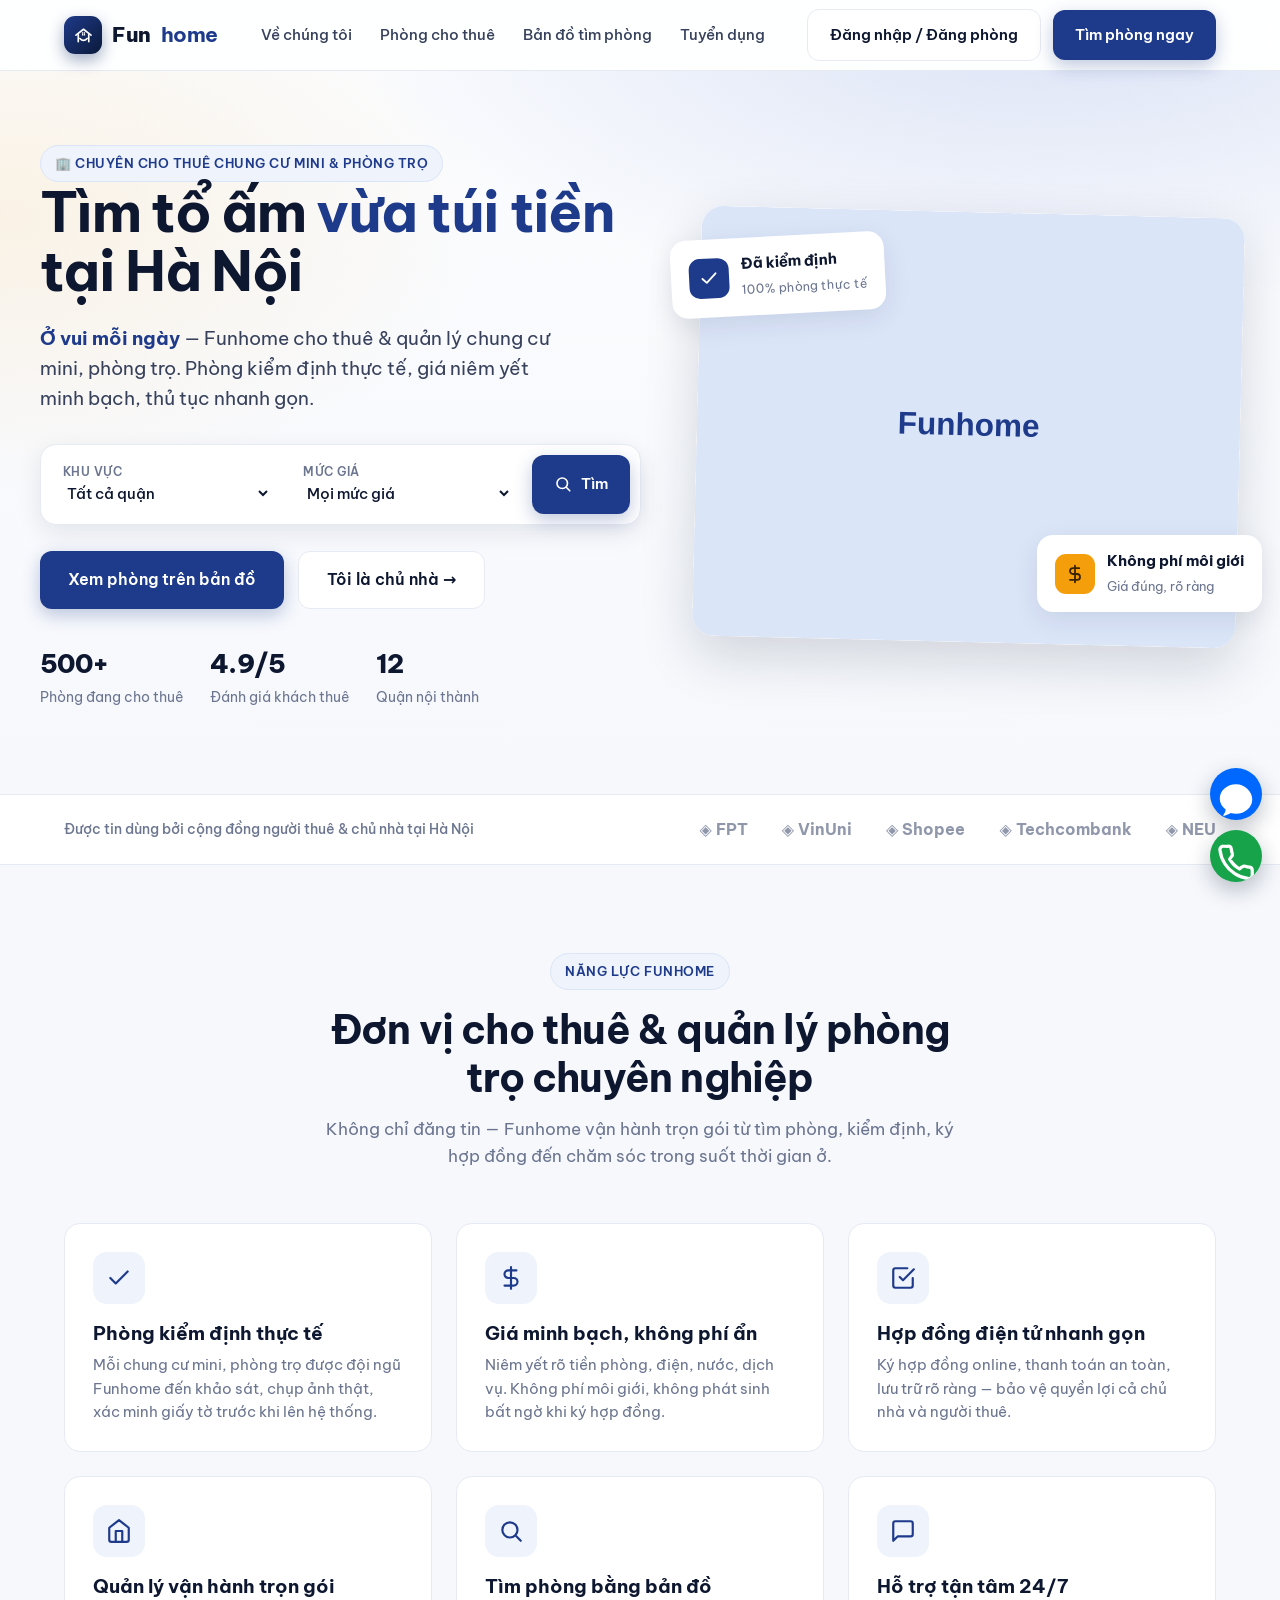
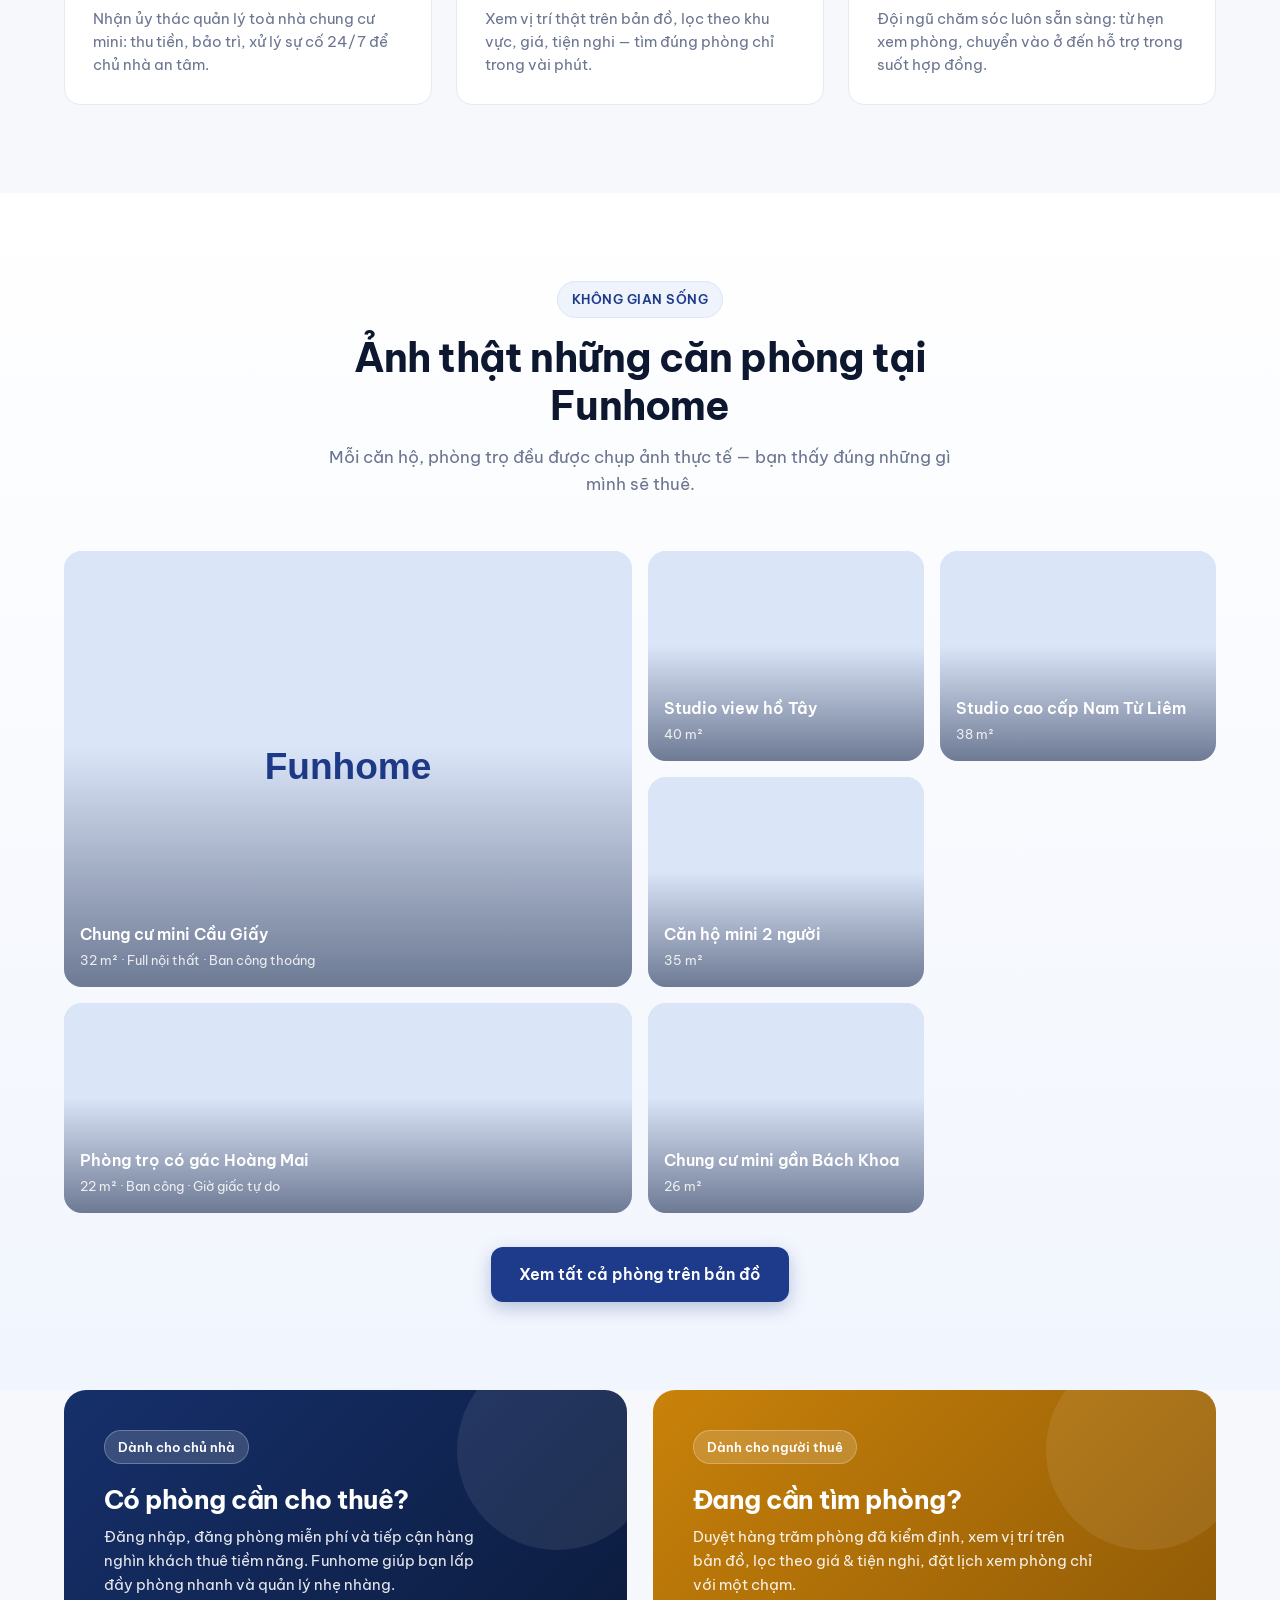
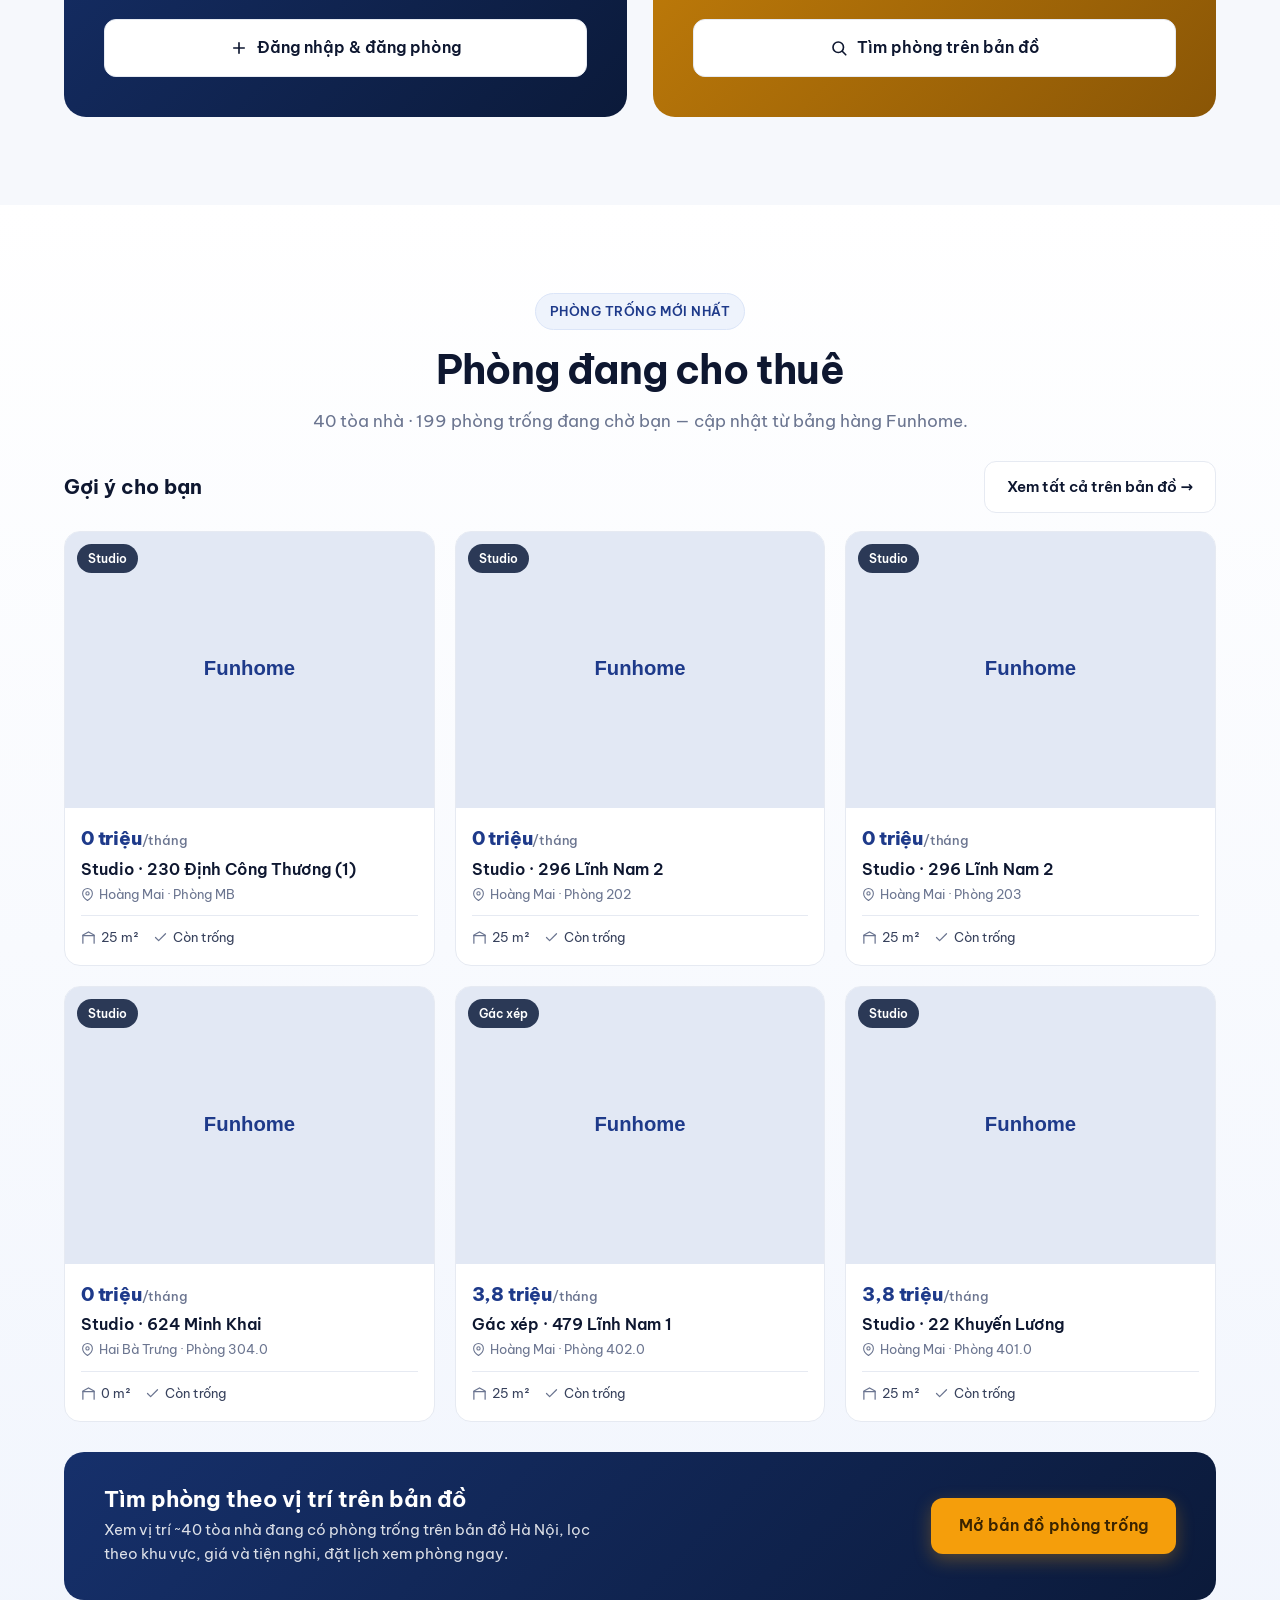
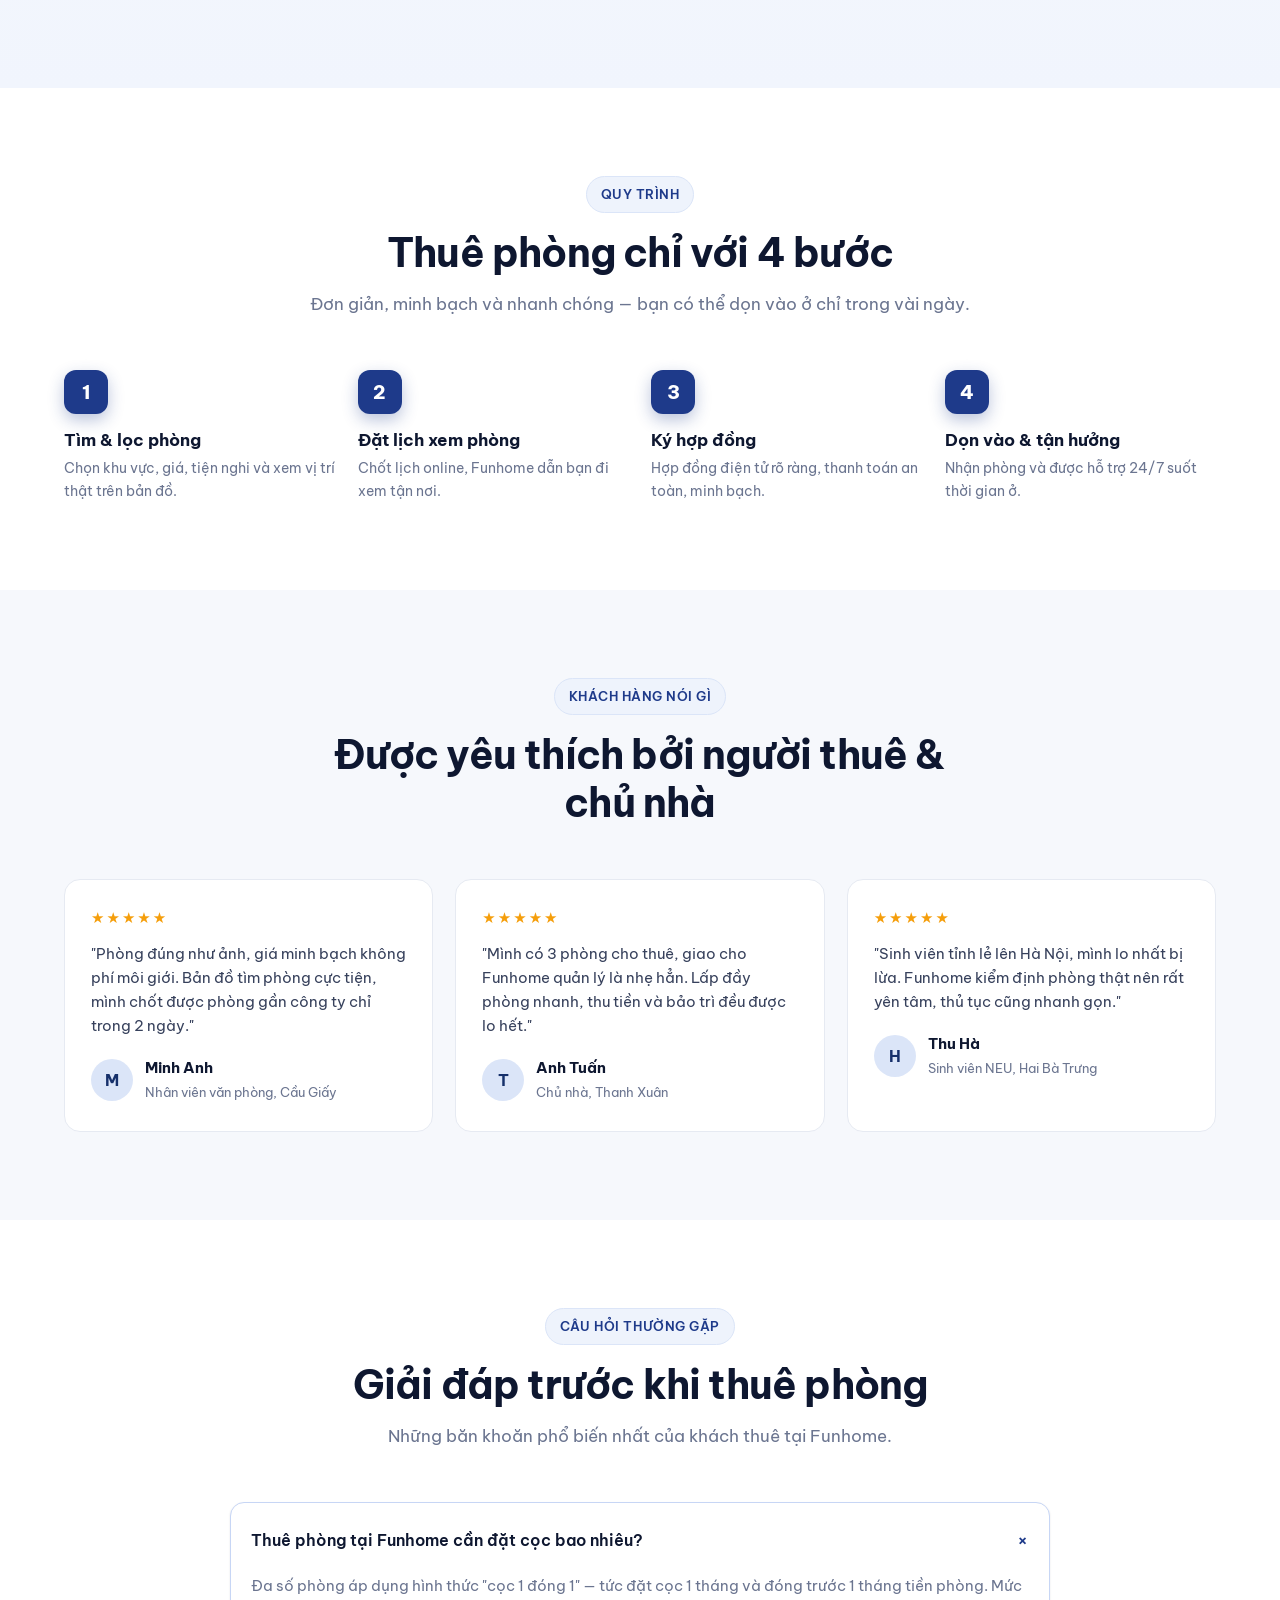
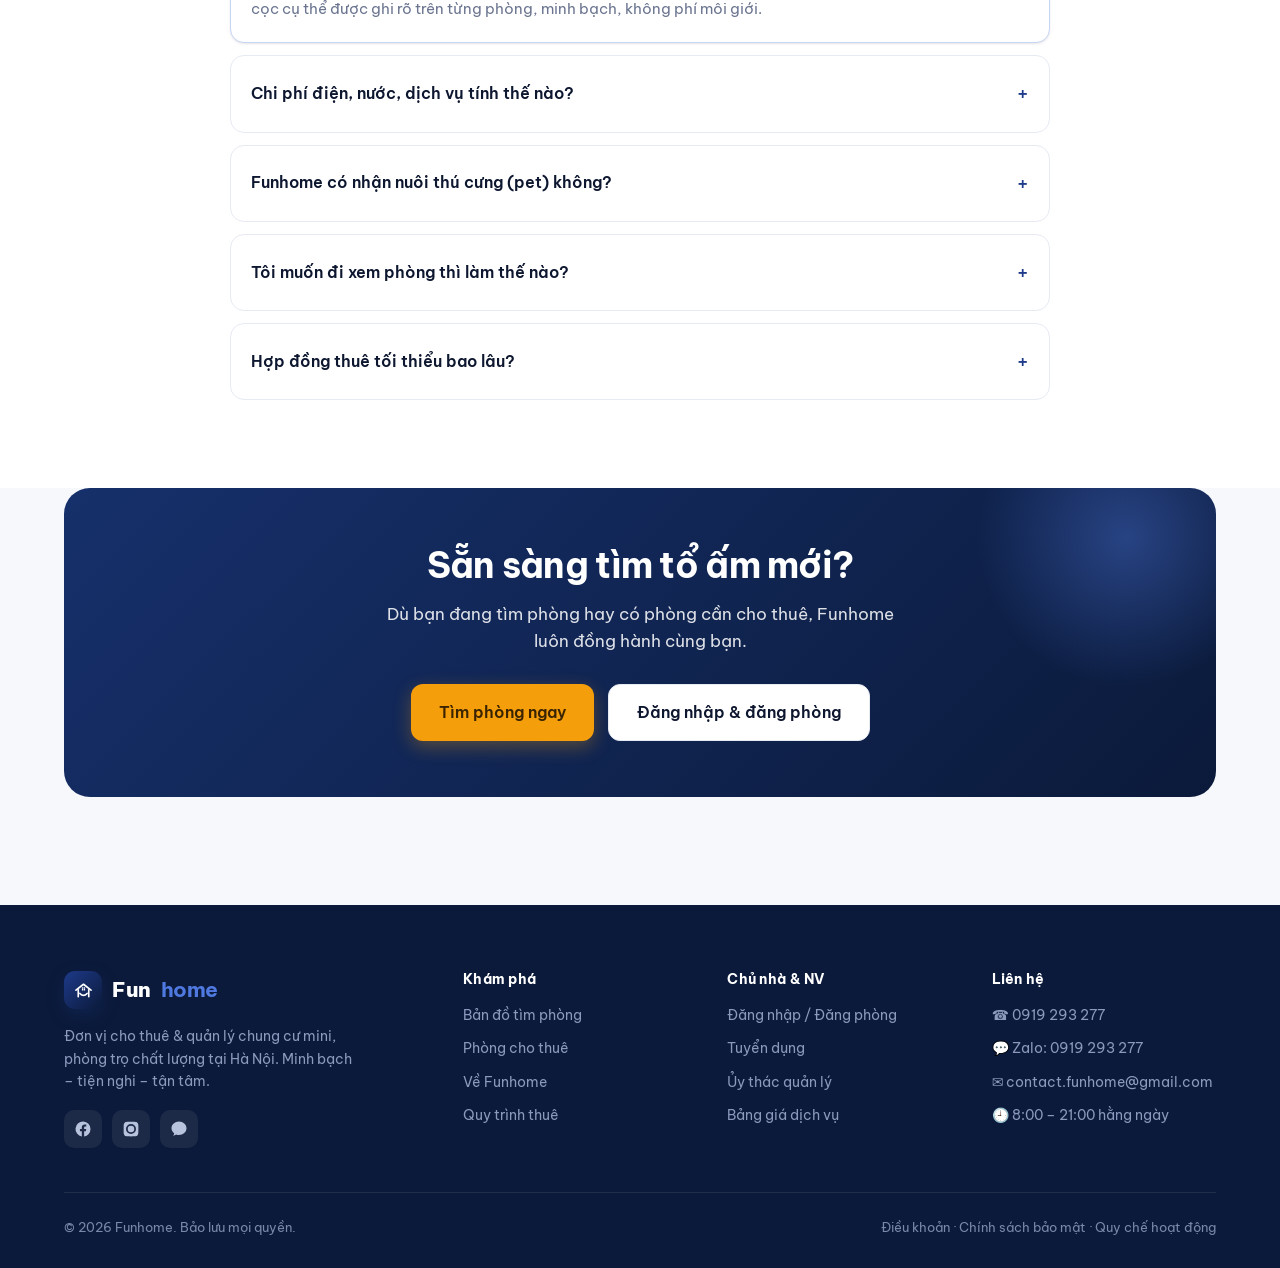
<file: index.html>
<!DOCTYPE html>
<html lang="vi">
<head>
<meta charset="UTF-8" />
<meta name="viewport" content="width=device-width, initial-scale=1.0" />
<title>Funhome — Cho thuê chung cư mini &amp; phòng trọ Hà Nội | Ở vui mỗi ngày</title>
<meta name="description" content="Funhome — cho thuê chung cư mini, phòng trọ, studio giá tốt tại Hà Nội. Phòng kiểm định thực tế, giá minh bạch, xem phòng trên bản đồ, đặt lịch nhanh. Hotline 0919293277." />
<meta name="keywords" content="thuê chung cư mini Hà Nội, thuê phòng trọ Hà Nội, phòng trọ khép kín, studio cho thuê, Funhome" />
<link rel="canonical" href="https://funhome.vn/" />
<!-- 👉 Đổi https://funhome.vn thành domain thật của bạn ở các thẻ canonical/og:url -->
<link rel="icon" type="image/svg+xml" href="favicon.svg" />
<meta property="og:type" content="website" />
<meta property="og:site_name" content="Funhome" />
<meta property="og:title" content="Funhome — Cho thuê chung cư mini & phòng trọ Hà Nội" />
<meta property="og:description" content="Phòng kiểm định thực tế, giá minh bạch, xem phòng trên bản đồ, đặt lịch nhanh. Ở vui mỗi ngày cùng Funhome." />
<meta property="og:image" content="https://funhome.vn/og-image.png" />
<meta property="og:url" content="https://funhome.vn/" />
<meta name="twitter:card" content="summary_large_image" />
<meta name="theme-color" content="#1E3A8A" />
<link rel="preconnect" href="https://fonts.googleapis.com"><link rel="preconnect" href="https://fonts.gstatic.com" crossorigin>
<link href="https://fonts.googleapis.com/css2?family=Be+Vietnam+Pro:wght@300;400;500;600;700;800&display=swap" rel="stylesheet">
<link rel="stylesheet" href="funhome-theme.css">
<style>
/* ===== HERO ===== */
.hero{position:relative;overflow:hidden;background:radial-gradient(1200px 520px at 82% -10%,rgba(43,87,196,.16),transparent 60%),radial-gradient(900px 500px at 0% 20%,rgba(245,158,11,.10),transparent 55%),linear-gradient(180deg,#FbFcFe,#F6F8FC)}
.hero-inner{display:grid;grid-template-columns:1.05fr .95fr;gap:56px;align-items:center;padding:74px 0 84px}
.hero h1{font-size:clamp(34px,5vw,56px);letter-spacing:-.03em;line-height:1.06}
.hero h1 span{color:var(--brand-600)}
.hero p.lead{font-size:19px;color:var(--body);margin:22px 0 30px;max-width:520px}
.quick-search{background:#fff;border:1px solid var(--line);border-radius:16px;box-shadow:var(--shadow-md);padding:10px;display:grid;grid-template-columns:1fr 1fr auto;gap:8px}
.qs-field{display:flex;flex-direction:column;padding:8px 12px;border-radius:11px}
.qs-field:hover{background:var(--brand-50)}
.qs-field label{font-size:11.5px;font-weight:600;color:var(--muted);text-transform:uppercase;letter-spacing:.04em}
.qs-field select{border:none;background:transparent;font-family:inherit;font-size:15px;font-weight:500;color:var(--ink);outline:none;padding:2px 0;cursor:pointer}
.hero-actions{display:flex;gap:14px;flex-wrap:wrap;margin:26px 0 34px}
.hero-trust{display:flex;gap:26px;flex-wrap:wrap}
.hero-trust .t b{font-size:26px;color:var(--ink);font-weight:800;letter-spacing:-.02em;display:block}
.hero-trust .t span{font-size:13.5px;color:var(--muted)}
.hero-visual{position:relative}
.hero-card{border-radius:22px;overflow:hidden;box-shadow:var(--shadow-lg);background:#fff;transform:rotate(1.4deg)}
.hero-card img{height:430px;width:100%;object-fit:cover}
.hero-badge{position:absolute;background:#fff;border-radius:16px;box-shadow:var(--shadow-md);padding:14px 18px;display:flex;align-items:center;gap:12px}
.hero-badge .ic{width:40px;height:40px;border-radius:11px;display:grid;place-items:center;color:#fff}
.hero-badge b{display:block;font-size:15px;color:var(--ink)}
.hero-badge small{color:var(--muted);font-size:12.5px}
.hb1{top:24px;left:-26px;transform:rotate(-3deg)}.hb1 .ic{background:var(--brand-600)}
.hb2{bottom:30px;right:-22px}.hb2 .ic{background:var(--accent);color:#3a2400}

/* strip */
.strip{border-top:1px solid var(--line);border-bottom:1px solid var(--line);background:#fff}
.strip .wrap{display:flex;align-items:center;justify-content:space-between;gap:24px;padding:22px 24px;flex-wrap:wrap}
.strip p{font-size:13.5px;color:var(--muted);font-weight:500}
.strip .marks{display:flex;gap:34px;flex-wrap:wrap;align-items:center;opacity:.75}
.strip .marks span{font-weight:700;color:var(--muted);font-size:16px}

/* features */
.feature-grid{display:grid;grid-template-columns:repeat(3,1fr);gap:24px}
.feature{background:var(--card);border:1px solid var(--line);border-radius:var(--radius);padding:28px;transition:.2s}
.feature:hover{box-shadow:var(--shadow-md);transform:translateY(-3px);border-color:transparent}
.feature .ic{width:52px;height:52px;border-radius:14px;background:var(--brand-50);color:var(--brand-600);display:grid;place-items:center;margin-bottom:18px}
.feature .ic svg{width:26px;height:26px}
.feature h3{font-size:19px;margin-bottom:9px}
.feature p{font-size:14.5px;color:var(--muted)}

/* ===== GALLERY (ảnh phòng lớn) ===== */
.gallery-sec{background:linear-gradient(180deg,#fff,#F1F5FD)}
.gallery{display:grid;grid-template-columns:repeat(4,1fr);grid-auto-rows:210px;gap:16px}
.g-item{position:relative;overflow:hidden;border-radius:18px;cursor:pointer;background:#e2e8f4}
.g-item img{width:100%;height:100%;object-fit:cover;transition:.5s}
.g-item:hover img{transform:scale(1.06)}
.g-item::after{content:"";position:absolute;inset:0;background:linear-gradient(180deg,transparent 45%,rgba(11,26,58,.62));opacity:.85}
.g-cap{position:absolute;left:16px;right:16px;bottom:14px;z-index:2;color:#fff}
.g-cap b{display:block;font-size:15.5px;font-weight:600}
.g-cap span{font-size:12.5px;color:rgba(255,255,255,.85)}
.g-tall{grid-row:span 2}
.g-wide{grid-column:span 2}
.gallery-cta{text-align:center;margin-top:34px}

/* audience */
.audience{display:grid;grid-template-columns:1fr 1fr;gap:26px}
.aud-card{position:relative;overflow:hidden;border-radius:22px;padding:40px;color:#fff;min-height:280px;display:flex;flex-direction:column;justify-content:flex-end}
.aud-owner{background:linear-gradient(135deg,var(--brand-700),var(--brand-900))}
.aud-tenant{background:linear-gradient(135deg,#C9820A,#8A5606)}
.aud-card>*{position:relative;z-index:1}
.aud-card .tag{align-self:flex-start;background:rgba(255,255,255,.16);border:1px solid rgba(255,255,255,.25);padding:6px 13px;border-radius:999px;font-size:12.5px;font-weight:600;margin-bottom:auto}
.aud-card h3{color:#fff;font-size:26px;margin:20px 0 10px;letter-spacing:-.02em}
.aud-card p{color:rgba(255,255,255,.9);font-size:15px;margin-bottom:22px;max-width:400px}
.aud-card .btn-ghost{background:#fff;color:var(--ink)}
.aud-deco{position:absolute;top:-40px;right:-30px;width:200px;height:200px;border-radius:50%;background:rgba(255,255,255,.08)}

/* listings */
#phong{background:linear-gradient(180deg,#fff,#F1F5FD)}
.filters{display:grid;grid-template-columns:repeat(3,1fr) auto;gap:14px;align-items:end}
.amen-row{margin-top:16px;display:flex;flex-wrap:wrap;gap:9px;align-items:center}
.amen-row .lbl{font-size:12.5px;font-weight:600;color:var(--body);margin-right:4px}
.results-head{display:flex;align-items:center;justify-content:space-between;margin:26px 0 18px;flex-wrap:wrap;gap:12px}
.results-head h3{font-size:20px}.results-head .count{color:var(--muted);font-weight:400;font-size:15px}
.grid3{display:grid;grid-template-columns:repeat(3,1fr);gap:20px}
.map-cta{margin-top:30px;background:linear-gradient(135deg,var(--brand-700),var(--brand-900));border-radius:20px;padding:34px 40px;display:flex;align-items:center;justify-content:space-between;gap:24px;flex-wrap:wrap;color:#fff}
.map-cta h3{color:#fff;font-size:22px;margin-bottom:6px}
.map-cta p{color:rgba(255,255,255,.85);font-size:15px;max-width:520px}

/* steps */
.steps{display:grid;grid-template-columns:repeat(4,1fr);gap:22px}
.step .num{width:44px;height:44px;border-radius:12px;background:var(--brand-600);color:#fff;display:grid;place-items:center;font-weight:800;font-size:19px;margin-bottom:16px;box-shadow:0 6px 16px rgba(30,58,138,.3)}
.step h4{font-size:17px;margin-bottom:7px}.step p{font-size:14px;color:var(--muted)}

/* quotes */
.quotes{display:grid;grid-template-columns:repeat(3,1fr);gap:22px}
.quote{background:#fff;border:1px solid var(--line);border-radius:var(--radius);padding:26px}
.quote .stars{color:var(--accent);font-size:15px;letter-spacing:2px;margin-bottom:12px}
.quote p{font-size:15px;color:var(--body);margin-bottom:18px}
.quote .who{display:flex;align-items:center;gap:12px}
.quote .av{width:42px;height:42px;border-radius:50%;background:var(--brand-100);color:var(--brand-700);display:grid;place-items:center;font-weight:700}
.quote .who b{display:block;font-size:14.5px;color:var(--ink)}.quote .who span{font-size:12.5px;color:var(--muted)}

/* cta banner */
.cta-banner{background:linear-gradient(135deg,var(--brand-700),var(--brand-900));border-radius:26px;padding:56px;text-align:center;color:#fff;position:relative;overflow:hidden}
.cta-banner h2{color:#fff;font-size:clamp(26px,3.4vw,36px);margin-bottom:14px;letter-spacing:-.02em}
.cta-banner p{color:rgba(255,255,255,.86);font-size:17px;max-width:520px;margin:0 auto 28px}
.cta-banner .btns{display:flex;gap:14px;justify-content:center;flex-wrap:wrap}
.cta-banner .glow{position:absolute;width:300px;height:300px;border-radius:50%;background:radial-gradient(circle,rgba(79,121,224,.4),transparent 70%);top:-100px;right:-60px}

/* detail modal internals */
#detailContent .d-img{width:100%;height:340px;object-fit:cover}
.d-pad{padding:26px 30px 30px}
.d-head{display:flex;justify-content:space-between;align-items:flex-start;gap:20px;flex-wrap:wrap}
.d-head h3{font-size:24px;letter-spacing:-.01em}
.d-head .d-loc{color:var(--muted);font-size:14.5px;margin-top:6px}
.d-price{font-size:26px;font-weight:800;color:var(--brand-600);white-space:nowrap}
.d-price small{font-size:14px;color:var(--muted);font-weight:500}
.d-stats{display:flex;gap:26px;flex-wrap:wrap;margin:22px 0;padding:18px 0;border-top:1px solid var(--line);border-bottom:1px solid var(--line)}
.d-stats .s b{display:block;font-size:18px;color:var(--ink)}.d-stats .s span{font-size:13px;color:var(--muted)}
.d-sec h4{font-size:16px;margin:20px 0 12px}
.d-amens{display:grid;grid-template-columns:1fr 1fr;gap:10px}
.d-amens .a{display:flex;align-items:center;gap:9px;font-size:14.5px;color:var(--body)}
.d-amens .a svg{width:18px;height:18px;color:var(--brand-600)}
.d-actions{display:flex;gap:12px;margin-top:26px;flex-wrap:wrap}

/* owner form modal */
.form-modal .modal-box{max-width:560px}
.form-pad{padding:30px}
.form-pad h3{font-size:23px;margin-bottom:6px}.form-pad>p{color:var(--muted);font-size:14.5px;margin-bottom:22px}
.form-ok{display:none;text-align:center;padding:20px 0}.form-ok.show{display:block}
.form-ok .check{width:64px;height:64px;border-radius:50%;background:var(--brand-50);color:var(--brand-600);display:grid;place-items:center;margin:0 auto 18px}
.form-ok h3{margin-bottom:8px}.form-ok p{color:var(--muted);font-size:14.5px}

@media(max-width:960px){
  .hero-inner{grid-template-columns:1fr;gap:40px}.hero-visual{order:-1}.hero-card img{height:300px}
  .feature-grid,.quotes{grid-template-columns:1fr 1fr}.steps{grid-template-columns:1fr 1fr}
  .grid3{grid-template-columns:1fr 1fr}.gallery{grid-template-columns:repeat(2,1fr)}
  .g-wide,.g-tall{grid-column:auto;grid-row:auto}.filters{grid-template-columns:1fr 1fr}
}
@media(max-width:620px){
  .nav-cta .btn-ghost{display:none}.quick-search{grid-template-columns:1fr}
  .feature-grid,.quotes,.steps,.audience,.grid3,.filters,.d-amens,.form-row{grid-template-columns:1fr}
  .gallery{grid-template-columns:1fr;grid-auto-rows:200px}.hero-badge{display:none}.cta-banner{padding:38px 22px}
}
</style>
</head>
<body>

<header class="site">
  <div class="wrap nav">
    <a href="index.html" class="logo">
      <span class="logo-mark"><svg viewBox="0 0 64 64" fill="none" aria-hidden="true"><path d="M9 31 32 13 55 31" stroke="currentColor" stroke-width="5" stroke-linecap="round" stroke-linejoin="round"/><path d="M16 30V51" stroke="currentColor" stroke-width="5" stroke-linecap="round"/><path d="M48 30V51" stroke="currentColor" stroke-width="5" stroke-linecap="round"/><path d="M21 41Q32 53 43 41" stroke="currentColor" stroke-width="5" stroke-linecap="round"/><g fill="currentColor"><rect x="27" y="22" width="4.4" height="4.4" rx="1"/><rect x="32.6" y="22" width="4.4" height="4.4" rx="1"/><rect x="27" y="27.6" width="4.4" height="4.4" rx="1"/><rect x="32.6" y="27.6" width="4.4" height="4.4" rx="1"/></g></svg></span>
      Fun<b>home</b>
    </a>
    <nav class="nav-links">
      <a href="#nang-luc">Về chúng tôi</a>
      <a href="#phong">Phòng cho thuê</a>
      <a href="funhome-map.html">Bản đồ tìm phòng</a>
      <a href="funhome-tuyendung.html">Tuyển dụng</a>
    </nav>
    <div class="nav-cta">
      <a class="btn btn-ghost" href="funhome-app.html">Đăng nhập / Đăng phòng</a>
      <a href="funhome-map.html" class="btn btn-primary">Tìm phòng ngay</a>
      <button class="burger" onclick="document.querySelector('.nav-links').style.display='flex'"><span></span><span></span><span></span></button>
    </div>
  </div>
</header>

<!-- HERO -->
<section class="hero">
  <div class="wrap hero-inner">
    <div>
      <span class="eyebrow">🏢 Chuyên cho thuê chung cư mini &amp; phòng trọ</span>
      <h1>Tìm tổ ấm <span>vừa túi tiền</span> tại Hà Nội</h1>
      <p class="lead"><strong style="color:var(--brand-600)">Ở vui mỗi ngày</strong> — Funhome cho thuê &amp; quản lý chung cư mini, phòng trọ. Phòng kiểm định thực tế, giá niêm yết minh bạch, thủ tục nhanh gọn.</p>
      <div class="quick-search">
        <div class="qs-field"><label>Khu vực</label><select id="qsArea"><option value="">Tất cả quận</option></select></div>
        <div class="qs-field"><label>Mức giá</label>
          <select id="qsPrice"><option value="">Mọi mức giá</option><option value="0-3000000">Dưới 3 triệu</option><option value="3000000-5000000">3 – 5 triệu</option><option value="5000000-8000000">5 – 8 triệu</option><option value="8000000-99000000">Trên 8 triệu</option></select>
        </div>
        <a href="funhome-map.html" id="qsGo" class="btn btn-primary" style="align-self:stretch"><svg width="18" height="18" viewBox="0 0 24 24" fill="none" stroke="currentColor" stroke-width="2.2" stroke-linecap="round"><circle cx="11" cy="11" r="7"/><path d="m21 21-4.3-4.3"/></svg>Tìm</a>
      </div>
      <div class="hero-actions">
        <a href="funhome-map.html" class="btn btn-primary btn-lg">Xem phòng trên bản đồ</a>
        <a href="funhome-app.html" class="btn btn-ghost btn-lg">Tôi là chủ nhà →</a>
      </div>
      <div class="hero-trust">
        <div class="t"><b>500+</b><span>Phòng đang cho thuê</span></div>
        <div class="t"><b>4.9/5</b><span>Đánh giá khách thuê</span></div>
        <div class="t"><b>12</b><span>Quận nội thành</span></div>
      </div>
    </div>
    <div class="hero-visual">
      <div class="hero-card"><img src="https://images.unsplash.com/photo-1522708323590-d24dbb6b0267?auto=format&fit=crop&w=900&q=75" alt="Căn hộ Funhome" onerror="this.src='data:image/svg+xml;utf8,<svg xmlns=%22http://www.w3.org/2000/svg%22 width=%22900%22 height=%22600%22><rect width=%22900%22 height=%22600%22 fill=%22%23dbe5f8%22/><text x=%2250%25%22 y=%2250%25%22 fill=%22%231E3A8A%22 font-family=%22sans-serif%22 font-size=%2244%22 font-weight=%22700%22 text-anchor=%22middle%22 dominant-baseline=%22middle%22>Funhome</text></svg>'"></div>
      <div class="hero-badge hb1"><span class="ic"><svg width="20" height="20" viewBox="0 0 24 24" fill="none" stroke="currentColor" stroke-width="2.2" stroke-linecap="round" stroke-linejoin="round"><path d="M20 6 9 17l-5-5"/></svg></span><div><b>Đã kiểm định</b><small>100% phòng thực tế</small></div></div>
      <div class="hero-badge hb2"><span class="ic"><svg width="20" height="20" viewBox="0 0 24 24" fill="none" stroke="currentColor" stroke-width="2.2" stroke-linecap="round" stroke-linejoin="round"><path d="M12 2v20M17 5H9.5a3.5 3.5 0 0 0 0 7h5a3.5 3.5 0 0 1 0 7H6"/></svg></span><div><b>Không phí môi giới</b><small>Giá đúng, rõ ràng</small></div></div>
    </div>
  </div>
</section>

<div class="strip"><div class="wrap"><p>Được tin dùng bởi cộng đồng người thuê &amp; chủ nhà tại Hà Nội</p><div class="marks"><span>◈ FPT</span><span>◈ VinUni</span><span>◈ Shopee</span><span>◈ Techcombank</span><span>◈ NEU</span></div></div></div>

<!-- CAPABILITIES -->
<section class="section" id="nang-luc">
  <div class="wrap">
    <div class="section-head"><span class="eyebrow">Năng lực Funhome</span><h2>Đơn vị cho thuê &amp; quản lý phòng trọ chuyên nghiệp</h2><p>Không chỉ đăng tin — Funhome vận hành trọn gói từ tìm phòng, kiểm định, ký hợp đồng đến chăm sóc trong suốt thời gian ở.</p></div>
    <div class="feature-grid">
      <div class="feature"><div class="ic"><svg viewBox="0 0 24 24" fill="none" stroke="currentColor" stroke-width="2" stroke-linecap="round" stroke-linejoin="round"><path d="M20 6 9 17l-5-5"/></svg></div><h3>Phòng kiểm định thực tế</h3><p>Mỗi chung cư mini, phòng trọ được đội ngũ Funhome đến khảo sát, chụp ảnh thật, xác minh giấy tờ trước khi lên hệ thống.</p></div>
      <div class="feature"><div class="ic"><svg viewBox="0 0 24 24" fill="none" stroke="currentColor" stroke-width="2" stroke-linecap="round" stroke-linejoin="round"><path d="M12 2v20M17 5H9.5a3.5 3.5 0 0 0 0 7h5a3.5 3.5 0 0 1 0 7H6"/></svg></div><h3>Giá minh bạch, không phí ẩn</h3><p>Niêm yết rõ tiền phòng, điện, nước, dịch vụ. Không phí môi giới, không phát sinh bất ngờ khi ký hợp đồng.</p></div>
      <div class="feature"><div class="ic"><svg viewBox="0 0 24 24" fill="none" stroke="currentColor" stroke-width="2" stroke-linecap="round" stroke-linejoin="round"><path d="M9 11l3 3L22 4"/><path d="M21 12v7a2 2 0 0 1-2 2H5a2 2 0 0 1-2-2V5a2 2 0 0 1 2-2h11"/></svg></div><h3>Hợp đồng điện tử nhanh gọn</h3><p>Ký hợp đồng online, thanh toán an toàn, lưu trữ rõ ràng — bảo vệ quyền lợi cả chủ nhà và người thuê.</p></div>
      <div class="feature"><div class="ic"><svg viewBox="0 0 24 24" fill="none" stroke="currentColor" stroke-width="2" stroke-linecap="round" stroke-linejoin="round"><path d="M3 9l9-7 9 7v11a2 2 0 0 1-2 2H5a2 2 0 0 1-2-2z"/><path d="M9 22V12h6v10"/></svg></div><h3>Quản lý vận hành trọn gói</h3><p>Nhận ủy thác quản lý toà nhà chung cư mini: thu tiền, bảo trì, xử lý sự cố 24/7 để chủ nhà an tâm.</p></div>
      <div class="feature"><div class="ic"><svg viewBox="0 0 24 24" fill="none" stroke="currentColor" stroke-width="2" stroke-linecap="round" stroke-linejoin="round"><circle cx="11" cy="11" r="7"/><path d="m21 21-4.3-4.3"/></svg></div><h3>Tìm phòng bằng bản đồ</h3><p>Xem vị trí thật trên bản đồ, lọc theo khu vực, giá, tiện nghi — tìm đúng phòng chỉ trong vài phút.</p></div>
      <div class="feature"><div class="ic"><svg viewBox="0 0 24 24" fill="none" stroke="currentColor" stroke-width="2" stroke-linecap="round" stroke-linejoin="round"><path d="M21 15a2 2 0 0 1-2 2H7l-4 4V5a2 2 0 0 1 2-2h14a2 2 0 0 1 2 2z"/></svg></div><h3>Hỗ trợ tận tâm 24/7</h3><p>Đội ngũ chăm sóc luôn sẵn sàng: từ hẹn xem phòng, chuyển vào ở đến hỗ trợ trong suốt hợp đồng.</p></div>
    </div>
  </div>
</section>

<!-- GALLERY -->
<section class="section gallery-sec" id="khong-gian">
  <div class="wrap">
    <div class="section-head"><span class="eyebrow">Không gian sống</span><h2>Ảnh thật những căn phòng tại Funhome</h2><p>Mỗi căn hộ, phòng trọ đều được chụp ảnh thực tế — bạn thấy đúng những gì mình sẽ thuê.</p></div>
    <div class="gallery">
      <div class="g-item g-wide g-tall" onclick="openDetail(1)"><img src="https://images.unsplash.com/photo-1522708323590-d24dbb6b0267?auto=format&fit=crop&w=1000&q=75" onerror="this.src='data:image/svg+xml;utf8,<svg xmlns=%22http://www.w3.org/2000/svg%22 width=%22600%22 height=%22400%22><rect width=%22600%22 height=%22400%22 fill=%22%23dbe5f8%22/><text x=%2250%25%22 y=%2250%25%22 fill=%22%231E3A8A%22 font-family=%22sans-serif%22 font-size=%2234%22 font-weight=%22700%22 text-anchor=%22middle%22 dominant-baseline=%22middle%22>Funhome</text></svg>'"><div class="g-cap"><b>Chung cư mini Cầu Giấy</b><span>32 m² · Full nội thất · Ban công thoáng</span></div></div>
      <div class="g-item" onclick="openDetail(8)"><img src="https://images.unsplash.com/photo-1586023492125-27b2c045efd7?auto=format&fit=crop&w=700&q=75" onerror="this.src='data:image/svg+xml;utf8,<svg xmlns=%22http://www.w3.org/2000/svg%22 width=%22400%22 height=%22300%22><rect width=%22400%22 height=%22300%22 fill=%22%23dbe5f8%22/></svg>'"><div class="g-cap"><b>Studio view hồ Tây</b><span>40 m²</span></div></div>
      <div class="g-item" onclick="openDetail(3)"><img src="https://images.unsplash.com/photo-1560448204-e02f11c3d0e2?auto=format&fit=crop&w=700&q=75" onerror="this.src='data:image/svg+xml;utf8,<svg xmlns=%22http://www.w3.org/2000/svg%22 width=%22400%22 height=%22300%22><rect width=%22400%22 height=%22300%22 fill=%22%23dbe5f8%22/></svg>'"><div class="g-cap"><b>Studio cao cấp Nam Từ Liêm</b><span>38 m²</span></div></div>
      <div class="g-item" onclick="openDetail(6)"><img src="https://images.unsplash.com/photo-1554995207-c18c203602cb?auto=format&fit=crop&w=700&q=75" onerror="this.src='data:image/svg+xml;utf8,<svg xmlns=%22http://www.w3.org/2000/svg%22 width=%22400%22 height=%22300%22><rect width=%22400%22 height=%22300%22 fill=%22%23dbe5f8%22/></svg>'"><div class="g-cap"><b>Căn hộ mini 2 người</b><span>35 m²</span></div></div>
      <div class="g-item g-wide" onclick="openDetail(5)"><img src="https://images.unsplash.com/photo-1522771739844-6a9f6d5f14af?auto=format&fit=crop&w=900&q=75" onerror="this.src='data:image/svg+xml;utf8,<svg xmlns=%22http://www.w3.org/2000/svg%22 width=%22600%22 height=%22300%22><rect width=%22600%22 height=%22300%22 fill=%22%23dbe5f8%22/></svg>'"><div class="g-cap"><b>Phòng trọ có gác Hoàng Mai</b><span>22 m² · Ban công · Giờ giấc tự do</span></div></div>
      <div class="g-item" onclick="openDetail(4)"><img src="https://images.unsplash.com/photo-1484154218962-a197022b5858?auto=format&fit=crop&w=700&q=75" onerror="this.src='data:image/svg+xml;utf8,<svg xmlns=%22http://www.w3.org/2000/svg%22 width=%22400%22 height=%22300%22><rect width=%22400%22 height=%22300%22 fill=%22%23dbe5f8%22/></svg>'"><div class="g-cap"><b>Chung cư mini gần Bách Khoa</b><span>26 m²</span></div></div>
    </div>
    <div class="gallery-cta"><a href="funhome-map.html" class="btn btn-primary btn-lg">Xem tất cả phòng trên bản đồ</a></div>
  </div>
</section>

<!-- AUDIENCE -->
<section class="section" style="padding-top:0">
  <div class="wrap">
    <div class="audience">
      <div class="aud-card aud-owner"><div class="aud-deco"></div><span class="tag">Dành cho chủ nhà</span><h3>Có phòng cần cho thuê?</h3><p>Đăng nhập, đăng phòng miễn phí và tiếp cận hàng nghìn khách thuê tiềm năng. Funhome giúp bạn lấp đầy phòng nhanh và quản lý nhẹ nhàng.</p><a class="btn btn-ghost btn-lg" href="funhome-app.html"><svg width="18" height="18" viewBox="0 0 24 24" fill="none" stroke="currentColor" stroke-width="2.2" stroke-linecap="round"><path d="M12 5v14M5 12h14"/></svg>Đăng nhập &amp; đăng phòng</a></div>
      <div class="aud-card aud-tenant"><div class="aud-deco"></div><span class="tag">Dành cho người thuê</span><h3>Đang cần tìm phòng?</h3><p>Duyệt hàng trăm phòng đã kiểm định, xem vị trí trên bản đồ, lọc theo giá &amp; tiện nghi, đặt lịch xem phòng chỉ với một chạm.</p><a href="funhome-map.html" class="btn btn-ghost btn-lg"><svg width="18" height="18" viewBox="0 0 24 24" fill="none" stroke="currentColor" stroke-width="2.2" stroke-linecap="round"><circle cx="11" cy="11" r="7"/><path d="m21 21-4.3-4.3"/></svg>Tìm phòng trên bản đồ</a></div>
    </div>
  </div>
</section>

<!-- LISTINGS -->
<section class="section" id="phong">
  <div class="wrap">
    <div class="section-head" style="margin-bottom:24px"><span class="eyebrow">Phòng trống mới nhất</span><h2>Phòng đang cho thuê</h2><p id="invSummary">Đang tải kho phòng…</p></div>
    <div class="results-head"><h3>Gợi ý cho bạn</h3><a href="funhome-map.html" class="btn btn-ghost">Xem tất cả trên bản đồ →</a></div>
    <div class="grid3" id="featuredGrid"></div>
    <div class="map-cta">
      <div><h3>Tìm phòng theo vị trí trên bản đồ</h3><p>Xem vị trí ~40 tòa nhà đang có phòng trống trên bản đồ Hà Nội, lọc theo khu vực, giá và tiện nghi, đặt lịch xem phòng ngay.</p></div>
      <a href="funhome-map.html" class="btn btn-accent btn-lg">Mở bản đồ phòng trống</a>
    </div>
  </div>
</section>

<!-- PROCESS -->
<section class="section" id="quy-trinh" style="background:#fff">
  <div class="wrap">
    <div class="section-head"><span class="eyebrow">Quy trình</span><h2>Thuê phòng chỉ với 4 bước</h2><p>Đơn giản, minh bạch và nhanh chóng — bạn có thể dọn vào ở chỉ trong vài ngày.</p></div>
    <div class="steps">
      <div class="step"><div class="num">1</div><h4>Tìm &amp; lọc phòng</h4><p>Chọn khu vực, giá, tiện nghi và xem vị trí thật trên bản đồ.</p></div>
      <div class="step"><div class="num">2</div><h4>Đặt lịch xem phòng</h4><p>Chốt lịch online, Funhome dẫn bạn đi xem tận nơi.</p></div>
      <div class="step"><div class="num">3</div><h4>Ký hợp đồng</h4><p>Hợp đồng điện tử rõ ràng, thanh toán an toàn, minh bạch.</p></div>
      <div class="step"><div class="num">4</div><h4>Dọn vào &amp; tận hưởng</h4><p>Nhận phòng và được hỗ trợ 24/7 suốt thời gian ở.</p></div>
    </div>
  </div>
</section>

<!-- TESTIMONIALS -->
<section class="section" id="danh-gia">
  <div class="wrap">
    <div class="section-head"><span class="eyebrow">Khách hàng nói gì</span><h2>Được yêu thích bởi người thuê &amp; chủ nhà</h2></div>
    <div class="quotes">
      <div class="quote"><div class="stars">★★★★★</div><p>"Phòng đúng như ảnh, giá minh bạch không phí môi giới. Bản đồ tìm phòng cực tiện, mình chốt được phòng gần công ty chỉ trong 2 ngày."</p><div class="who"><div class="av">M</div><div><b>Minh Anh</b><span>Nhân viên văn phòng, Cầu Giấy</span></div></div></div>
      <div class="quote"><div class="stars">★★★★★</div><p>"Mình có 3 phòng cho thuê, giao cho Funhome quản lý là nhẹ hẳn. Lấp đầy phòng nhanh, thu tiền và bảo trì đều được lo hết."</p><div class="who"><div class="av">T</div><div><b>Anh Tuấn</b><span>Chủ nhà, Thanh Xuân</span></div></div></div>
      <div class="quote"><div class="stars">★★★★★</div><p>"Sinh viên tỉnh lẻ lên Hà Nội, mình lo nhất bị lừa. Funhome kiểm định phòng thật nên rất yên tâm, thủ tục cũng nhanh gọn."</p><div class="who"><div class="av">H</div><div><b>Thu Hà</b><span>Sinh viên NEU, Hai Bà Trưng</span></div></div></div>
    </div>
  </div>
</section>

<!-- FAQ -->
<section class="section" id="faq" style="background:#fff">
  <div class="wrap">
    <div class="section-head"><span class="eyebrow">Câu hỏi thường gặp</span><h2>Giải đáp trước khi thuê phòng</h2><p>Những băn khoăn phổ biến nhất của khách thuê tại Funhome.</p></div>
    <div class="faq">
      <details open><summary>Thuê phòng tại Funhome cần đặt cọc bao nhiêu?</summary><p>Đa số phòng áp dụng hình thức "cọc 1 đóng 1" — tức đặt cọc 1 tháng và đóng trước 1 tháng tiền phòng. Mức cọc cụ thể được ghi rõ trên từng phòng, minh bạch, không phí môi giới.</p></details>
      <details><summary>Chi phí điện, nước, dịch vụ tính thế nào?</summary><p>Thông thường: điện 2.600đ/số (+ khấu hao), nước 35.000đ/khối, wifi 130.000đ/tháng, và phí dịch vụ chung (thang máy, vệ sinh, môi trường…) khoảng 200.000đ/người/tháng. Chi tiết hiển thị trên từng phòng.</p></details>
      <details><summary>Funhome có nhận nuôi thú cưng (pet) không?</summary><p>Một số tòa nhà cho phép nuôi pet, một số không. Thông tin này được ghi rõ ở phần tiện ích của mỗi phòng — bạn có thể lọc và xem trực tiếp trên bản đồ tìm phòng.</p></details>
      <details><summary>Tôi muốn đi xem phòng thì làm thế nào?</summary><p>Rất đơn giản: vào Bản đồ tìm phòng, chọn phòng ưng ý rồi bấm "Đặt lịch xem phòng", để lại thông tin. Nhân sự Funhome sẽ liên hệ và dẫn bạn đi xem tận nơi. Đăng ký qua website còn nhận ngay gói khuyến mại dọn phòng trị giá 200.000đ.</p></details>
      <details><summary>Hợp đồng thuê tối thiểu bao lâu?</summary><p>Hợp đồng thường theo kỳ hạn ghi trên từng phòng. Funhome dùng hợp đồng rõ ràng, minh bạch nhằm bảo vệ quyền lợi cả hai bên. Liên hệ hotline 0919 293 277 để được tư vấn chi tiết theo từng phòng.</p></details>
    </div>
  </div>
</section>

<!-- CTA -->
<section class="section" style="padding-top:0">
  <div class="wrap">
    <div class="cta-banner"><div class="glow"></div><h2>Sẵn sàng tìm tổ ấm mới?</h2><p>Dù bạn đang tìm phòng hay có phòng cần cho thuê, Funhome luôn đồng hành cùng bạn.</p><div class="btns"><a href="funhome-map.html" class="btn btn-accent btn-lg">Tìm phòng ngay</a><a href="funhome-app.html" class="btn btn-ghost btn-lg">Đăng nhập &amp; đăng phòng</a></div></div>
  </div>
</section>

<!-- FOOTER -->
<footer class="site">
  <div class="wrap">
    <div class="foot-grid">
      <div class="foot-brand">
        <a href="index.html" class="logo"><span class="logo-mark"><svg viewBox="0 0 64 64" fill="none" aria-hidden="true"><path d="M9 31 32 13 55 31" stroke="currentColor" stroke-width="5" stroke-linecap="round" stroke-linejoin="round"/><path d="M16 30V51" stroke="currentColor" stroke-width="5" stroke-linecap="round"/><path d="M48 30V51" stroke="currentColor" stroke-width="5" stroke-linecap="round"/><path d="M21 41Q32 53 43 41" stroke="currentColor" stroke-width="5" stroke-linecap="round"/><g fill="currentColor"><rect x="27" y="22" width="4.4" height="4.4" rx="1"/><rect x="32.6" y="22" width="4.4" height="4.4" rx="1"/><rect x="27" y="27.6" width="4.4" height="4.4" rx="1"/><rect x="32.6" y="27.6" width="4.4" height="4.4" rx="1"/></g></svg></span>Fun<b style="color:var(--brand-400)">home</b></a>
        <p>Đơn vị cho thuê &amp; quản lý chung cư mini, phòng trọ chất lượng tại Hà Nội. Minh bạch – tiện nghi – tận tâm.</p>
        <div class="foot-social">
          <a href="https://www.facebook.com/Funhome" target="_blank" rel="noopener" aria-label="Facebook"><svg width="18" height="18" viewBox="0 0 24 24" fill="currentColor"><path d="M22 12a10 10 0 1 0-11.6 9.9v-7H7.9V12h2.5V9.8c0-2.5 1.5-3.9 3.8-3.9 1.1 0 2.2.2 2.2.2v2.5h-1.3c-1.2 0-1.6.8-1.6 1.6V12h2.8l-.5 2.9h-2.3v7A10 10 0 0 0 22 12z"/></svg></a>
          <a href="https://www.instagram.com/funhome8386" target="_blank" rel="noopener" aria-label="Instagram"><svg width="18" height="18" viewBox="0 0 24 24" fill="currentColor"><path d="M12 2.2c3.2 0 3.6 0 4.9.07 1.2.06 1.8.25 2.2.42.55.21.95.47 1.37.89.42.42.68.82.89 1.37.17.4.36 1 .42 2.2.07 1.3.07 1.7.07 4.9s0 3.6-.07 4.9c-.06 1.2-.25 1.8-.42 2.2a3.7 3.7 0 0 1-.89 1.37c-.42.42-.82.68-1.37.89-.4.17-1 .36-2.2.42-1.3.07-1.7.07-4.9.07s-3.6 0-4.9-.07c-1.2-.06-1.8-.25-2.2-.42a3.7 3.7 0 0 1-1.37-.89 3.7 3.7 0 0 1-.89-1.37c-.17-.4-.36-1-.42-2.2C2.2 15.6 2.2 15.2 2.2 12s0-3.6.07-4.9c.06-1.2.25-1.8.42-2.2.21-.55.47-.95.89-1.37.42-.42.82-.68 1.37-.89.4-.17 1-.36 2.2-.42C8.4 2.2 8.8 2.2 12 2.2zm0 3.14A6.66 6.66 0 1 0 18.66 12 6.66 6.66 0 0 0 12 5.34zm0 10.99A4.33 4.33 0 1 1 16.33 12 4.33 4.33 0 0 1 12 16.33zm6.9-11.25a1.56 1.56 0 1 1-1.55-1.55 1.56 1.56 0 0 1 1.55 1.55z"/></svg></a>
          <a href="https://zalo.me/0919293277" target="_blank" rel="noopener" aria-label="Zalo"><svg width="18" height="18" viewBox="0 0 24 24" fill="currentColor"><path d="M12 2C6.5 2 2 6 2 11c0 2.7 1.4 5.1 3.6 6.7-.1.9-.5 2.2-1.4 3.3 1.6-.3 3-1 4-1.7 1.2.4 2.5.7 3.8.7 5.5 0 10-4 10-9s-4.5-9-10-9z"/></svg></a>
        </div>
      </div>
      <div class="foot-col"><h4>Khám phá</h4><a href="funhome-map.html">Bản đồ tìm phòng</a><a href="#phong">Phòng cho thuê</a><a href="#nang-luc">Về Funhome</a><a href="#quy-trinh">Quy trình thuê</a></div>
      <div class="foot-col"><h4>Chủ nhà &amp; NV</h4><a href="funhome-app.html">Đăng nhập / Đăng phòng</a><a href="funhome-tuyendung.html">Tuyển dụng</a><a href="#">Ủy thác quản lý</a><a href="#">Bảng giá dịch vụ</a></div>
      <div class="foot-col"><h4>Liên hệ</h4><a href="tel:0919293277">☎ 0919 293 277</a><a href="https://zalo.me/0919293277" target="_blank" rel="noopener">💬 Zalo: 0919 293 277</a><a href="mailto:contact.funhome@gmail.com">✉ contact.funhome@gmail.com</a><a href="#">🕘 8:00 – 21:00 hằng ngày</a></div>
    </div>
    <div class="foot-bottom"><span>© 2026 Funhome. Bảo lưu mọi quyền.</span><span>Điều khoản · Chính sách bảo mật · Quy chế hoạt động</span></div>
  </div>
</footer>

<!-- DETAIL MODAL -->
<div class="modal" id="detailModal"><div class="modal-bg" onclick="closeModal('detailModal')"></div><div class="modal-box"><button class="modal-close" onclick="closeModal('detailModal')"><svg width="18" height="18" viewBox="0 0 24 24" fill="none" stroke="currentColor" stroke-width="2.2" stroke-linecap="round"><path d="M18 6 6 18M6 6l12 12"/></svg></button><div id="detailContent"></div></div></div>

<script src="funhome-inventory.js"></script>
<script src="funhome-data.js"></script>
<script>
const fmtTr=n=>(n/1000000).toLocaleString('vi-VN',{maximumFractionDigits:1})+' triệu';
function featuredCard(r){
  return `<a class="card" href="funhome-map.html" style="cursor:pointer">
    <div class="card-img"><img src="${PLACEHOLDER}" alt="${r.type} ${r.building}" loading="lazy">
      <span class="card-type">${r.type}</span></div>
    <div class="card-body">
      <div class="card-price">${fmtTr(r.price)}<small>/tháng</small></div>
      <div class="card-title">${r.type}${r.balcony?' + ban công':''} · ${r.building}</div>
      <div class="card-loc"><svg width="13" height="13" viewBox="0 0 24 24" fill="none" stroke="currentColor" stroke-width="2" stroke-linecap="round" stroke-linejoin="round"><path d="M21 10c0 7-9 13-9 13s-9-6-9-13a9 9 0 0 1 18 0z"/><circle cx="12" cy="10" r="3"/></svg>${r.district} · Phòng ${r.code}</div>
      <div class="card-meta">
        <span class="m"><svg viewBox="0 0 24 24" fill="none" stroke="currentColor" stroke-width="2" stroke-linecap="round"><path d="M3 21V8l9-5 9 5v13"/><path d="M3 9h18"/></svg>${r.area} m²</span>
        <span class="m"><svg viewBox="0 0 24 24" fill="none" stroke="currentColor" stroke-width="2" stroke-linecap="round" stroke-linejoin="round"><path d="M20 6 9 17l-5-5"/></svg>Còn trống</span>
      </div>
    </div></a>`;
}
function startHome(){
  const inv=(typeof FUNHOME_INVENTORY!=='undefined')?FUNHOME_INVENTORY:{buildings:[],rooms:[]};
  const rooms=inv.rooms||[];
  document.getElementById('invSummary').textContent=`${inv.buildings.length} tòa nhà · ${rooms.length} phòng trống đang chờ bạn — cập nhật từ bảng hàng Funhome.`;
  const pick=[...rooms].sort((a,b)=>a.price-b.price).slice(0,6);
  document.getElementById('featuredGrid').innerHTML=pick.map(featuredCard).join('');
  // đổ danh sách quận vào ô tìm nhanh
  const dists=[...new Set(rooms.map(r=>r.district))].sort((a,b)=>a.localeCompare(b,'vi'));
  const qa=document.getElementById('qsArea');
  if(qa) dists.forEach(d=>qa.insertAdjacentHTML('beforeend',`<option value="${d}">${d}</option>`));
  const go=document.getElementById('qsGo');
  if(go) go.addEventListener('click',e=>{
    const a=qa?qa.value:'', p=document.getElementById('qsPrice').value;
    const q=[]; if(a)q.push('area='+encodeURIComponent(a)); if(p)q.push('price='+encodeURIComponent(p));
    go.href='funhome-map.html'+(q.length?('?'+q.join('&')):'');
  });
}
startHome();
</script>
</body>
</html>
</file>
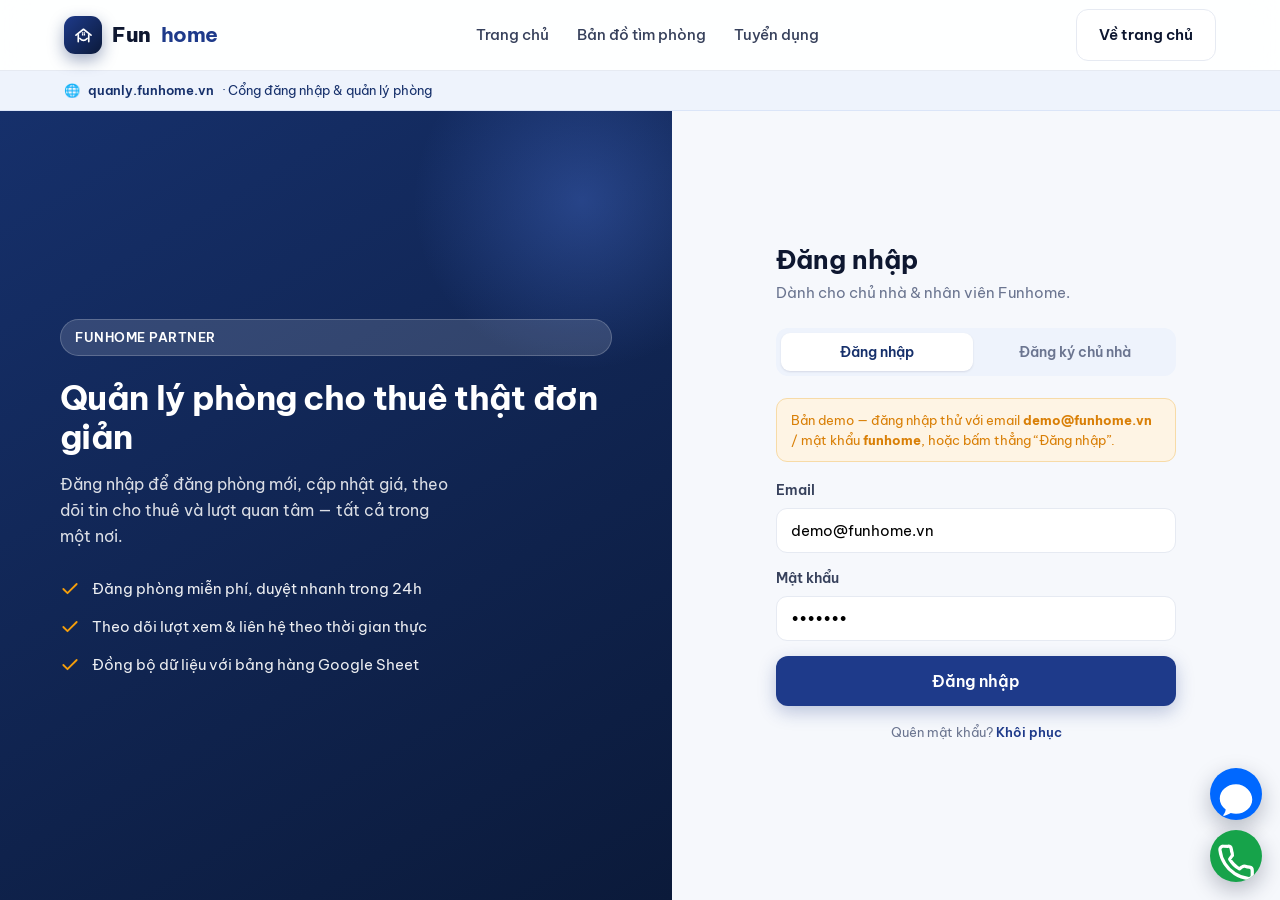
<file: funhome-app.html>
<!DOCTYPE html>
<html lang="vi">
<head>
<meta charset="UTF-8" />
<meta name="viewport" content="width=device-width, initial-scale=1.0" />
<title>Đăng nhập &amp; Quản lý phòng — Funhome</title>
<meta name="description" content="Cổng đăng nhập cho chủ nhà & nhân viên Funhome — đăng phòng, quản lý tin cho thuê chung cư mini, phòng trọ." />
<link rel="preconnect" href="https://fonts.googleapis.com"><link rel="preconnect" href="https://fonts.gstatic.com" crossorigin>
<link href="https://fonts.googleapis.com/css2?family=Be+Vietnam+Pro:wght@300;400;500;600;700;800&display=swap" rel="stylesheet">
<link rel="icon" type="image/svg+xml" href="favicon.svg" />
<meta name="theme-color" content="#1E3A8A" />
<link rel="stylesheet" href="funhome-theme.css">
<style>
.subbar{background:var(--brand-50);border-bottom:1px solid var(--brand-100)}
.subbar .wrap{display:flex;align-items:center;gap:8px;padding:9px 24px;font-size:13px;color:var(--brand-700)}.subbar b{font-weight:600}

/* LOGIN */
.login-wrap{min-height:calc(100vh - 111px);display:grid;grid-template-columns:1.05fr .95fr}
.login-side{background:linear-gradient(150deg,var(--brand-700),var(--brand-900));color:#fff;padding:60px;display:flex;flex-direction:column;justify-content:center;position:relative;overflow:hidden}
.login-side .glow{position:absolute;width:340px;height:340px;border-radius:50%;background:radial-gradient(circle,rgba(79,121,224,.35),transparent 70%);top:-80px;right:-80px}
.login-side .eyebrow{background:rgba(255,255,255,.14);color:#fff;border-color:rgba(255,255,255,.2);margin-bottom:22px;position:relative}
.login-side h2{color:#fff;font-size:34px;letter-spacing:-.02em;line-height:1.15;position:relative}
.login-side p{color:rgba(255,255,255,.85);font-size:16px;margin-top:16px;max-width:400px;position:relative}
.login-side ul{list-style:none;margin-top:28px;position:relative}
.login-side li{display:flex;align-items:center;gap:12px;margin-bottom:14px;font-size:15px;color:rgba(255,255,255,.92)}
.login-side li svg{width:20px;height:20px;color:var(--accent);flex-shrink:0}
.login-main{display:flex;align-items:center;justify-content:center;padding:40px}
.login-card{width:100%;max-width:400px}
.login-card h1{font-size:26px;margin-bottom:6px}.login-card>p{color:var(--muted);font-size:14.5px;margin-bottom:24px}
.tabs{display:flex;gap:6px;background:var(--brand-50);border-radius:12px;padding:5px;margin-bottom:22px}
.tabs button{flex:1;padding:10px;border-radius:9px;font-weight:600;font-size:14px;color:var(--muted)}
.tabs button.on{background:#fff;color:var(--brand-700);box-shadow:var(--shadow-sm)}
.demo-hint{background:var(--accent-soft);border:1px solid #F7DBA7;border-radius:11px;padding:11px 14px;font-size:12.5px;color:var(--accent-600);margin-bottom:18px}
.login-err{display:none;background:#FEECEC;border:1px solid #F6C9C9;color:#C0392B;border-radius:10px;padding:10px 13px;font-size:13px;margin-bottom:14px}
.login-err.show{display:block}

/* DASHBOARD */
.dash{display:none}.dash.show{display:block}
.dash-top{background:#fff;border-bottom:1px solid var(--line)}
.dash-top .wrap{display:flex;align-items:center;justify-content:space-between;height:64px}
.dash-user{display:flex;align-items:center;gap:12px}
.dash-user .av{width:38px;height:38px;border-radius:50%;background:var(--brand-100);color:var(--brand-700);display:grid;place-items:center;font-weight:700}
.dash-user b{font-size:14.5px;color:var(--ink);display:block}.dash-user span{font-size:12.5px;color:var(--muted)}
.dash-body{padding:32px 0 70px}
.stat-row{display:grid;grid-template-columns:repeat(4,1fr);gap:18px;margin-bottom:28px}
.stat{background:#fff;border:1px solid var(--line);border-radius:var(--radius);padding:22px}
.stat .ic{width:42px;height:42px;border-radius:11px;background:var(--brand-50);color:var(--brand-600);display:grid;place-items:center;margin-bottom:14px}
.stat b{font-size:26px;color:var(--ink);letter-spacing:-.02em}.stat span{font-size:13.5px;color:var(--muted);display:block}
.panel{background:#fff;border:1px solid var(--line);border-radius:var(--radius);overflow:hidden}
.panel-head{display:flex;align-items:center;justify-content:space-between;padding:20px 24px;border-bottom:1px solid var(--line);flex-wrap:wrap;gap:12px}
.panel-head h3{font-size:18px}
.tbl{width:100%;border-collapse:collapse}
.tbl th{text-align:left;font-size:12px;text-transform:uppercase;letter-spacing:.04em;color:var(--muted);padding:13px 24px;border-bottom:1px solid var(--line);font-weight:600}
.tbl td{padding:14px 24px;border-bottom:1px solid var(--line);font-size:14px;color:var(--body);vertical-align:middle}
.tbl tr:last-child td{border-bottom:none}
.tbl .rt{display:flex;align-items:center;gap:12px}
.tbl .rt img{width:52px;height:40px;object-fit:cover;border-radius:8px;background:#e2e8f4}
.tbl .rt b{color:var(--ink);font-size:14px;display:block}
.tbl .rt span{font-size:12.5px;color:var(--muted)}
.badge{font-size:12px;font-weight:600;padding:4px 10px;border-radius:999px}
.badge.on{background:#E6F6EE;color:#1E8E5A}
.badge.off{background:#FDECEC;color:#C0392B}
.pill{font-size:12.5px;color:var(--brand-700);background:var(--brand-50);border:1px solid var(--brand-100);padding:3px 10px;border-radius:999px}
.icon-btn{width:34px;height:34px;border-radius:9px;border:1px solid var(--line);display:grid;place-items:center;color:var(--muted)}
.icon-btn:hover{border-color:#F6C9C9;color:#C0392B}
.new-row{background:var(--brand-50)!important;animation:flash 1.4s ease}
@keyframes flash{0%{background:#DBEAFE}100%{background:var(--brand-50)}}
/* add-room modal */
.form-modal .modal-box{max-width:640px}
.form-pad{padding:30px}.form-pad h3{font-size:22px;margin-bottom:4px}.form-pad>p{color:var(--muted);font-size:14px;margin-bottom:20px}
.amen-pick{display:flex;flex-wrap:wrap;gap:8px;margin-top:4px}
@media(max-width:860px){.login-wrap{grid-template-columns:1fr}.login-side{display:none}.stat-row{grid-template-columns:1fr 1fr}}
@media(max-width:620px){.stat-row{grid-template-columns:1fr 1fr}.tbl .hide-sm{display:none}.form-row{grid-template-columns:1fr}}
</style>
</head>
<body>

<header class="site">
  <div class="wrap nav">
    <a href="index.html" class="logo"><span class="logo-mark"><svg viewBox="0 0 64 64" fill="none" aria-hidden="true"><path d="M9 31 32 13 55 31" stroke="currentColor" stroke-width="5" stroke-linecap="round" stroke-linejoin="round"/><path d="M16 30V51" stroke="currentColor" stroke-width="5" stroke-linecap="round"/><path d="M48 30V51" stroke="currentColor" stroke-width="5" stroke-linecap="round"/><path d="M21 41Q32 53 43 41" stroke="currentColor" stroke-width="5" stroke-linecap="round"/><g fill="currentColor"><rect x="27" y="22" width="4.4" height="4.4" rx="1"/><rect x="32.6" y="22" width="4.4" height="4.4" rx="1"/><rect x="27" y="27.6" width="4.4" height="4.4" rx="1"/><rect x="32.6" y="27.6" width="4.4" height="4.4" rx="1"/></g></svg></span>Fun<b>home</b></a>
    <nav class="nav-links"><a href="index.html">Trang chủ</a><a href="funhome-map.html">Bản đồ tìm phòng</a><a href="funhome-tuyendung.html">Tuyển dụng</a></nav>
    <div class="nav-cta"><a href="index.html" class="btn btn-ghost">Về trang chủ</a></div>
  </div>
</header>

<div class="subbar"><div class="wrap">🌐 <b>quanly.funhome.vn</b> · Cổng đăng nhập &amp; quản lý phòng</div></div>

<!-- ===== LOGIN VIEW ===== -->
<div id="loginView">
  <div class="login-wrap">
    <div class="login-side">
      <div class="glow"></div>
      <span class="eyebrow">Funhome Partner</span>
      <h2>Quản lý phòng cho thuê thật đơn giản</h2>
      <p>Đăng nhập để đăng phòng mới, cập nhật giá, theo dõi tin cho thuê và lượt quan tâm — tất cả trong một nơi.</p>
      <ul>
        <li><svg viewBox="0 0 24 24" fill="none" stroke="currentColor" stroke-width="2.2" stroke-linecap="round" stroke-linejoin="round"><path d="M20 6 9 17l-5-5"/></svg>Đăng phòng miễn phí, duyệt nhanh trong 24h</li>
        <li><svg viewBox="0 0 24 24" fill="none" stroke="currentColor" stroke-width="2.2" stroke-linecap="round" stroke-linejoin="round"><path d="M20 6 9 17l-5-5"/></svg>Theo dõi lượt xem &amp; liên hệ theo thời gian thực</li>
        <li><svg viewBox="0 0 24 24" fill="none" stroke="currentColor" stroke-width="2.2" stroke-linecap="round" stroke-linejoin="round"><path d="M20 6 9 17l-5-5"/></svg>Đồng bộ dữ liệu với bảng hàng Google Sheet</li>
      </ul>
    </div>
    <div class="login-main">
      <div class="login-card">
        <h1>Đăng nhập</h1>
        <p>Dành cho chủ nhà &amp; nhân viên Funhome.</p>
        <div class="tabs"><button class="on" id="tabLogin" onclick="switchTab('login')">Đăng nhập</button><button id="tabReg" onclick="switchTab('reg')">Đăng ký chủ nhà</button></div>
        <div class="demo-hint">Bản demo — đăng nhập thử với email <b>demo@funhome.vn</b> / mật khẩu <b>funhome</b>, hoặc bấm thẳng “Đăng nhập”.</div>
        <div class="login-err" id="loginErr">Email hoặc mật khẩu chưa đúng. Thử lại nhé.</div>
        <div id="regNameGrp" class="form-group" style="display:none"><label>Họ và tên</label><input type="text" id="regName" placeholder="Nguyễn Văn A"></div>
        <div class="form-group"><label>Email</label><input type="email" id="loginEmail" placeholder="ban@funhome.vn" value="demo@funhome.vn"></div>
        <div class="form-group"><label>Mật khẩu</label><input type="password" id="loginPass" placeholder="••••••••" value="funhome"></div>
        <button class="btn btn-primary btn-block btn-lg" onclick="doLogin()" id="loginBtn">Đăng nhập</button>
        <p style="text-align:center;font-size:13px;color:var(--muted);margin-top:16px">Quên mật khẩu? <a href="#" style="color:var(--brand-600);font-weight:600">Khôi phục</a></p>
      </div>
    </div>
  </div>
</div>

<!-- ===== DASHBOARD VIEW ===== -->
<div class="dash" id="dashView">
  <div class="dash-top"><div class="wrap">
    <div style="font-weight:700;color:var(--ink);font-size:16px">Bảng điều khiển</div>
    <div class="dash-user"><div class="av" id="userAv">D</div><div><b id="userName">Chủ nhà Demo</b><span id="userMail">demo@funhome.vn</span></div><button class="btn btn-ghost" style="padding:9px 16px;margin-left:8px" onclick="logout()">Đăng xuất</button></div>
  </div></div>

  <div class="dash-body">
    <div class="wrap">
      <div class="stat-row">
        <div class="stat"><div class="ic"><svg viewBox="0 0 24 24" fill="none" stroke="currentColor" stroke-width="2" stroke-linecap="round" stroke-linejoin="round"><path d="M3 9l9-7 9 7v11a2 2 0 0 1-2 2H5a2 2 0 0 1-2-2z"/></svg></div><b id="stTotal">0</b><span>Tổng số phòng</span></div>
        <div class="stat"><div class="ic"><svg viewBox="0 0 24 24" fill="none" stroke="currentColor" stroke-width="2" stroke-linecap="round" stroke-linejoin="round"><circle cx="12" cy="12" r="10"/><path d="M9 12l2 2 4-4"/></svg></div><b id="stActive">0</b><span>Đang cho thuê</span></div>
        <div class="stat"><div class="ic"><svg viewBox="0 0 24 24" fill="none" stroke="currentColor" stroke-width="2" stroke-linecap="round" stroke-linejoin="round"><path d="M1 12s4-8 11-8 11 8 11 8-4 8-11 8-11-8-11-8z"/><circle cx="12" cy="12" r="3"/></svg></div><b id="stViews">1.284</b><span>Lượt xem tháng này</span></div>
        <div class="stat"><div class="ic"><svg viewBox="0 0 24 24" fill="none" stroke="currentColor" stroke-width="2" stroke-linecap="round" stroke-linejoin="round"><path d="M21 15a2 2 0 0 1-2 2H7l-4 4V5a2 2 0 0 1 2-2h14a2 2 0 0 1 2 2z"/></svg></div><b id="stLeads">37</b><span>Liên hệ mới</span></div>
      </div>

      <div class="panel">
        <div class="panel-head">
          <h3>Phòng của tôi</h3>
          <button class="btn btn-primary" onclick="openAdd()"><svg width="17" height="17" viewBox="0 0 24 24" fill="none" stroke="currentColor" stroke-width="2.2" stroke-linecap="round"><path d="M12 5v14M5 12h14"/></svg>Thêm phòng mới</button>
        </div>
        <div style="overflow-x:auto">
          <table class="tbl">
            <thead><tr><th>Phòng</th><th class="hide-sm">Loại</th><th>Giá/tháng</th><th class="hide-sm">Khu vực</th><th>Trạng thái</th><th></th></tr></thead>
            <tbody id="roomRows"></tbody>
          </table>
        </div>
      </div>
    </div>
  </div>
</div>

<!-- ADD ROOM MODAL -->
<div class="modal form-modal" id="addModal">
  <div class="modal-bg" onclick="closeModal('addModal')"></div>
  <div class="modal-box"><button class="modal-close" onclick="closeModal('addModal')"><svg width="18" height="18" viewBox="0 0 24 24" fill="none" stroke="currentColor" stroke-width="2.2" stroke-linecap="round"><path d="M18 6 6 18M6 6l12 12"/></svg></button>
    <div class="form-pad">
      <h3>Thêm phòng cho thuê</h3>
      <p>Điền thông tin phòng. Phòng sẽ hiển thị ngay trong danh sách quản lý của bạn.</p>
      <div class="form-group"><label>Tiêu đề phòng</label><input type="text" id="aTitle" placeholder="VD: Chung cư mini full nội thất, ban công thoáng"></div>
      <div class="form-row">
        <div class="form-group"><label>Loại hình</label><select id="aType"><option>Chung cư mini</option><option>Phòng trọ</option><option>Studio</option></select></div>
        <div class="form-group"><label>Khu vực (quận)</label><select id="aArea"></select></div>
      </div>
      <div class="form-row">
        <div class="form-group"><label>Giá thuê (đ/tháng)</label><input type="number" id="aPrice" placeholder="4500000"></div>
        <div class="form-group"><label>Diện tích (m²)</label><input type="number" id="aArea2" placeholder="28"></div>
      </div>
      <div class="form-group"><label>Địa chỉ</label><input type="text" id="aAddr" placeholder="Số nhà, ngõ, đường…"></div>
      <div class="form-group"><label>Link ảnh (tùy chọn)</label><input type="url" id="aImg" placeholder="https://..."></div>
      <div class="form-group"><label>Tiện nghi</label><div class="amen-pick" id="aAmen"></div></div>
      <div class="form-group"><label>Mô tả</label><textarea rows="2" id="aNote" placeholder="Mô tả ngắn về phòng…"></textarea></div>
      <button class="btn btn-primary btn-block btn-lg" onclick="addRoom()">Đăng phòng</button>
    </div>
  </div>
</div>

<script src="funhome-data.js"></script>
<script>
let session=null, addAmen=[];

/* LOGIN */
function switchTab(t){
  const login=t==='login';
  document.getElementById('tabLogin').classList.toggle('on',login);
  document.getElementById('tabReg').classList.toggle('on',!login);
  document.getElementById('regNameGrp').style.display=login?'none':'flex';
  document.getElementById('loginBtn').textContent=login?'Đăng nhập':'Tạo tài khoản chủ nhà';
  document.getElementById('loginErr').classList.remove('show');
}
function doLogin(){
  const email=document.getElementById('loginEmail').value.trim();
  const pass=document.getElementById('loginPass').value;
  const reg=document.getElementById('tabReg').classList.contains('on');
  // demo: chấp nhận demo@funhome.vn/funhome, hoặc bất kỳ email hợp lệ khi đăng ký
  const ok = reg ? (email.includes('@')) : ((email==='demo@funhome.vn'&&pass==='funhome')||(email.includes('@')&&pass.length>=6));
  if(!ok){document.getElementById('loginErr').classList.add('show');return;}
  const name = reg ? (document.getElementById('regName').value||'Chủ nhà mới') : (email==='demo@funhome.vn'?'Chủ nhà Demo':email.split('@')[0]);
  session={email,name};
  document.getElementById('userName').textContent=name;
  document.getElementById('userMail').textContent=email;
  document.getElementById('userAv').textContent=name.charAt(0).toUpperCase();
  document.getElementById('loginView').style.display='none';
  document.getElementById('dashView').classList.add('show');
  renderRooms();
}
function logout(){session=null;document.getElementById('dashView').classList.remove('show');document.getElementById('loginView').style.display='block';window.scrollTo(0,0);}

/* DASHBOARD */
function renderRooms(){
  const rows=ROOMS.map(r=>`
    <tr data-id="${r.id}">
      <td><div class="rt"><img src="${r.image}" onerror="fhImg(this)"><div><b>${r.title}</b><span>${r.area} m² · ${r.beds} PN</span></div></div></td>
      <td class="hide-sm"><span class="pill">${r.type}</span></td>
      <td style="font-weight:700;color:var(--brand-600)">${fmtPrice(r.price)}</td>
      <td class="hide-sm">${r.district}</td>
      <td><span class="badge ${r.status==='off'?'off':'on'}">${r.status==='off'?'Đã cho thuê':'Đang trống'}</span></td>
      <td><button class="icon-btn" title="Xoá" onclick="delRoom(${r.id})"><svg width="15" height="15" viewBox="0 0 24 24" fill="none" stroke="currentColor" stroke-width="2" stroke-linecap="round" stroke-linejoin="round"><path d="M3 6h18M8 6V4a2 2 0 0 1 2-2h4a2 2 0 0 1 2 2v2M19 6l-1 14a2 2 0 0 1-2 2H8a2 2 0 0 1-2-2L5 6"/></svg></button></td>
    </tr>`).join("");
  document.getElementById('roomRows').innerHTML=rows;
  document.getElementById('stTotal').textContent=ROOMS.length;
  document.getElementById('stActive').textContent=ROOMS.filter(r=>r.status!=='off').length;
}
function delRoom(id){ROOMS=ROOMS.filter(r=>r.id!==id);renderRooms();}

/* ADD ROOM */
function openAdd(){
  addAmen=[];
  const box=document.getElementById('aAmen');
  box.innerHTML='';
  AMENITIES.forEach(a=>{const c=document.createElement('button');c.className='chip';c.textContent=a;c.onclick=()=>{c.classList.toggle('on');const i=addAmen.indexOf(a);i>-1?addAmen.splice(i,1):addAmen.push(a);};box.appendChild(c);});
  openModal('addModal');
}
function addRoom(){
  const title=document.getElementById('aTitle').value.trim()||'Phòng mới đăng';
  const price=Number(document.getElementById('aPrice').value)||3000000;
  const area=Number(document.getElementById('aArea2').value)||20;
  const district=document.getElementById('aArea').value;
  const geo={'Cầu Giấy':[21.0362,105.7906],'Đống Đa':[21.0122,105.8267],'Thanh Xuân':[20.9955,105.8046],'Hai Bà Trưng':[21.0075,105.8523],'Nam Từ Liêm':[21.0181,105.7639],'Hoàng Mai':[20.9788,105.8342],'Tây Hồ':[21.0705,105.8230],'Hà Đông':[20.9710,105.7788]};
  const g=geo[district]||[21.028,105.81];
  const id=Math.max(0,...ROOMS.map(r=>r.id))+1;
  ROOMS.unshift({id,title,type:document.getElementById('aType').value,price,area,address:document.getElementById('aAddr').value||'Đang cập nhật',district,lat:g[0],lng:g[1],beds:1,amenities:addAmen.length?addAmen:['Điều hòa','Wifi'],image:document.getElementById('aImg').value||PLACEHOLDER,note:document.getElementById('aNote').value||'',status:'on'});
  closeModal('addModal');
  ['aTitle','aPrice','aArea2','aAddr','aImg','aNote'].forEach(i=>document.getElementById(i).value='');
  renderRooms();
  const row=document.querySelector(`#roomRows tr[data-id="${id}"]`);if(row){row.classList.add('new-row');row.scrollIntoView({behavior:'smooth',block:'center'});}
}

function start(){
  ROOMS.forEach((r,i)=>{if(!r.status)r.status=(i%5===0)?'off':'on';});
  fillAreaSelects(['aArea']);
}
loadRooms(start);
</script>
</body>
</html>
</file>
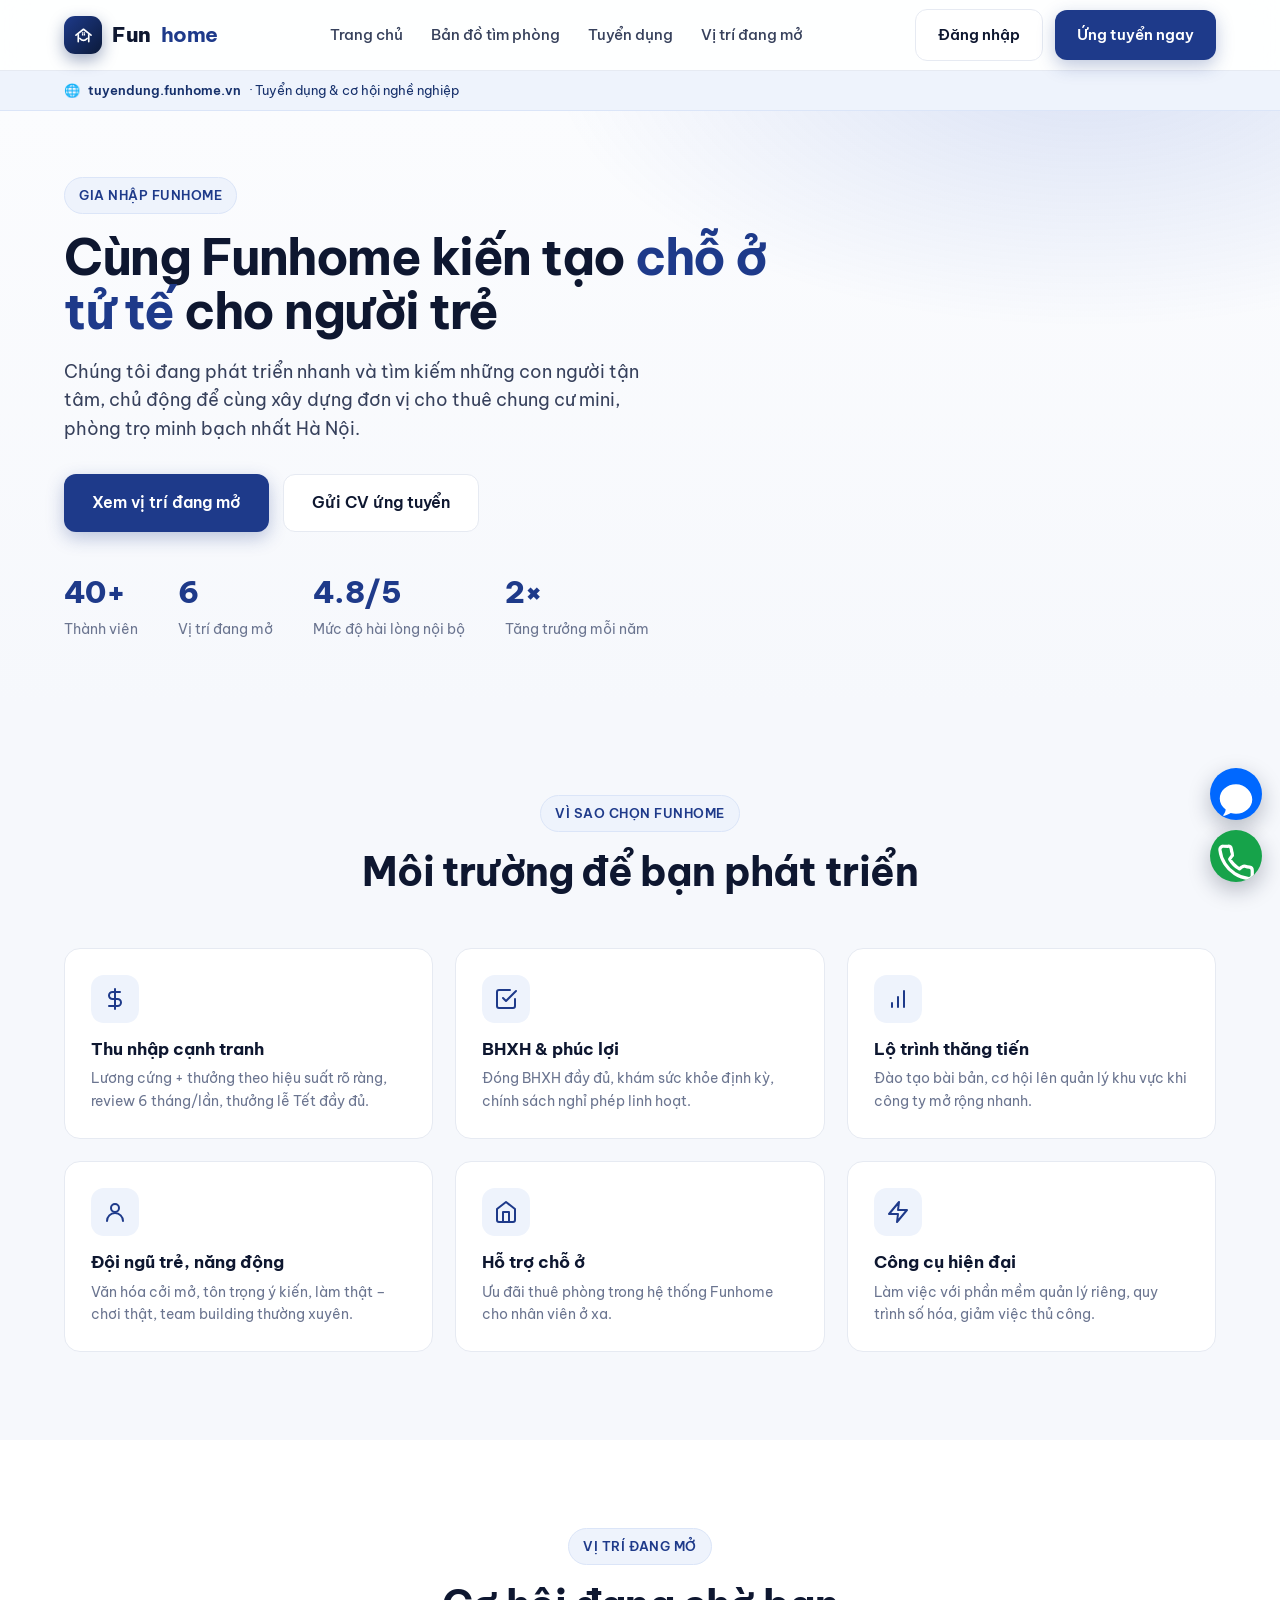
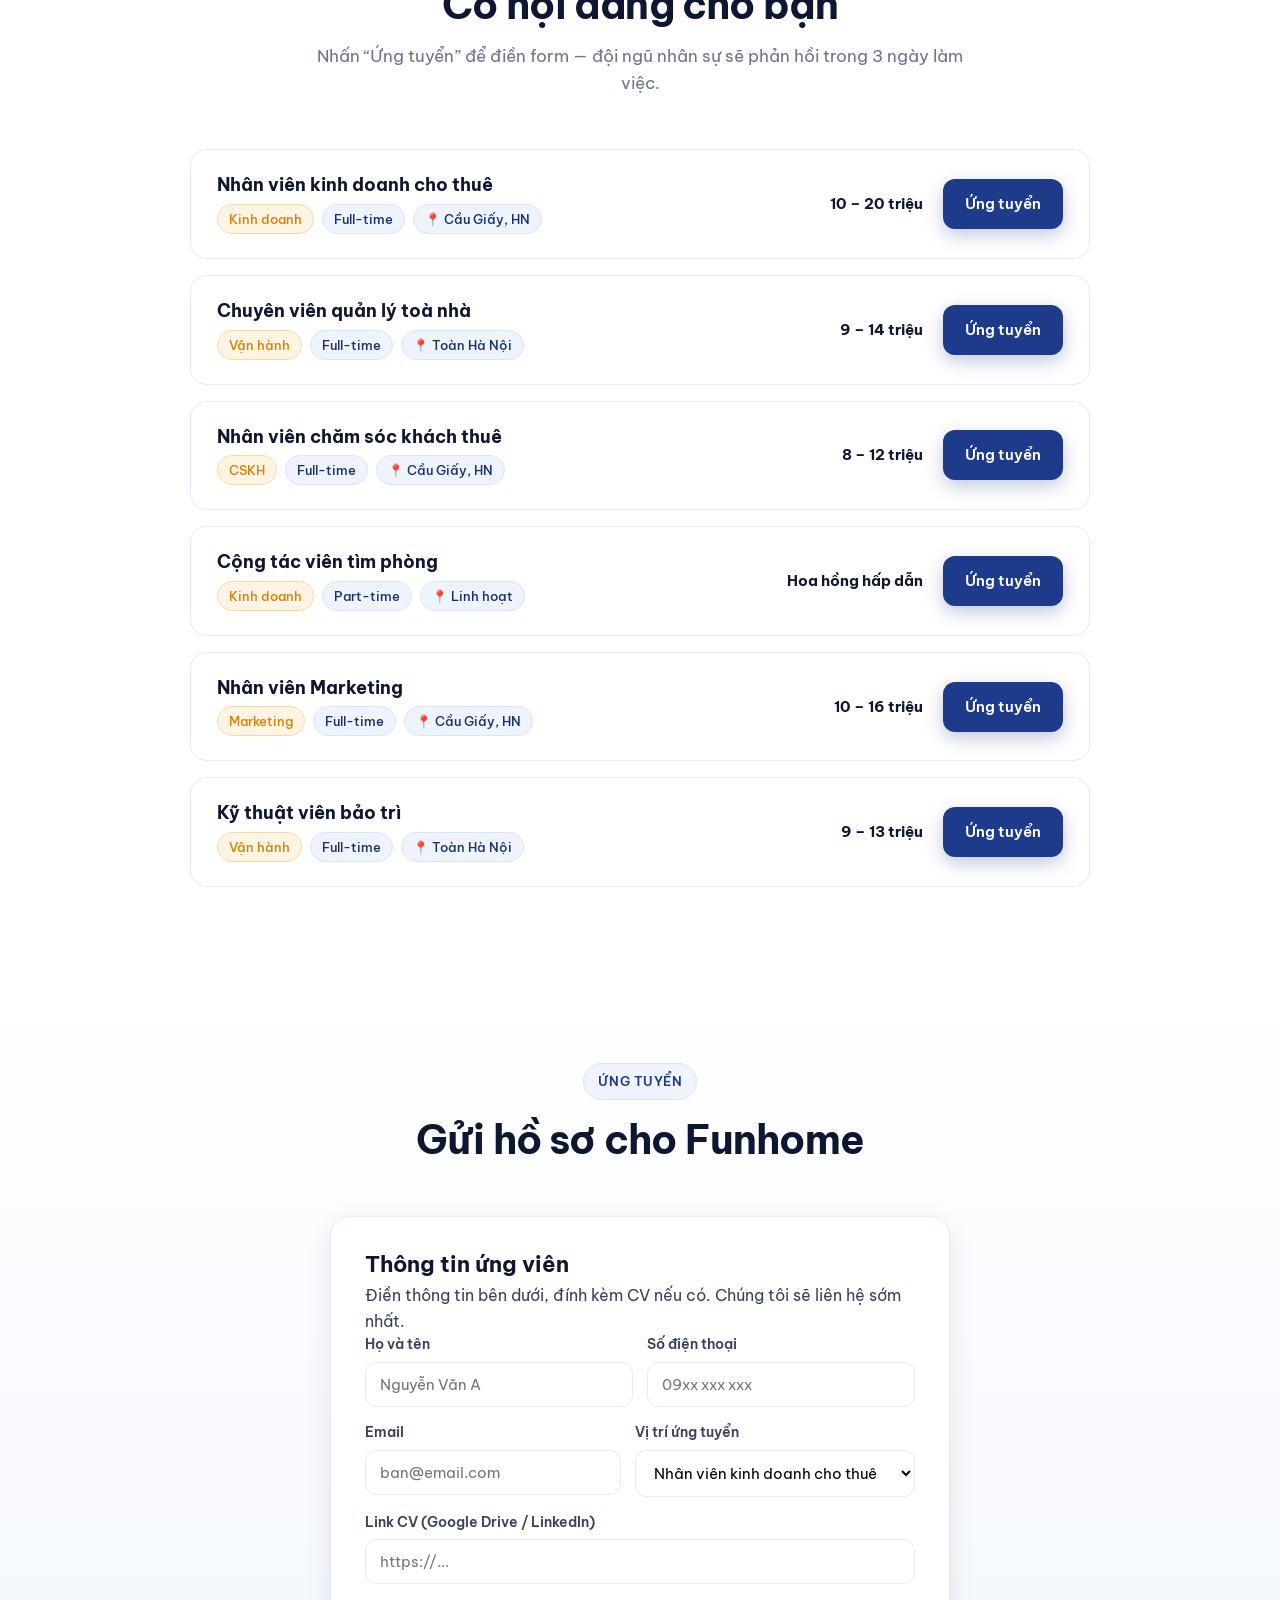
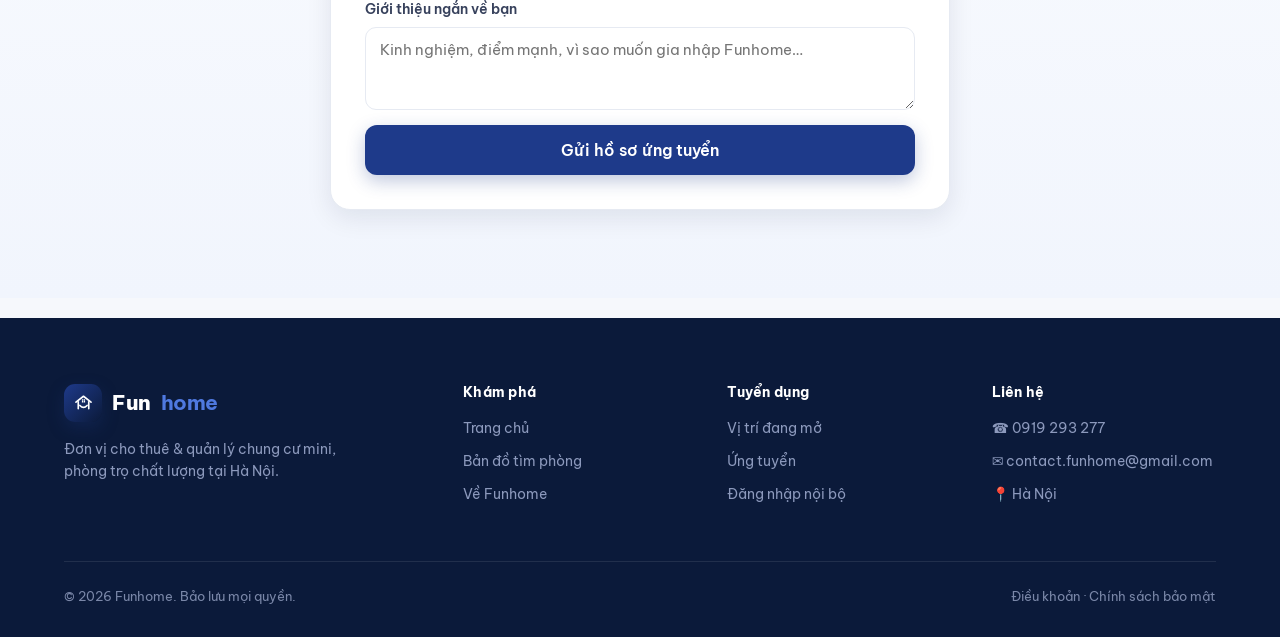
<file: funhome-tuyendung.html>
<!DOCTYPE html>
<html lang="vi">
<head>
<meta charset="UTF-8" />
<meta name="viewport" content="width=device-width, initial-scale=1.0" />
<title>Tuyển dụng — Funhome</title>
<meta name="description" content="Cơ hội nghề nghiệp tại Funhome — đơn vị cho thuê & quản lý chung cư mini, phòng trọ. Ứng tuyển ngay các vị trí đang mở." />
<link rel="preconnect" href="https://fonts.googleapis.com"><link rel="preconnect" href="https://fonts.gstatic.com" crossorigin>
<link href="https://fonts.googleapis.com/css2?family=Be+Vietnam+Pro:wght@300;400;500;600;700;800&display=swap" rel="stylesheet">
<link rel="icon" type="image/svg+xml" href="favicon.svg" />
<meta name="theme-color" content="#1E3A8A" />
<link rel="stylesheet" href="funhome-theme.css">
<style>
.subbar{background:var(--brand-50);border-bottom:1px solid var(--brand-100)}
.subbar .wrap{display:flex;align-items:center;gap:8px;padding:9px 24px;font-size:13px;color:var(--brand-700)}
.subbar b{font-weight:600}
.j-hero{background:radial-gradient(900px 460px at 85% -10%,rgba(43,87,196,.16),transparent 60%),linear-gradient(180deg,#FbFcFe,#F6F8FC);padding:66px 0}
.j-hero .eyebrow{margin-bottom:16px}
.j-hero h1{font-size:clamp(32px,4.6vw,50px);letter-spacing:-.03em;max-width:720px;line-height:1.08}
.j-hero h1 span{color:var(--brand-600)}
.j-hero p{font-size:18px;color:var(--body);max-width:600px;margin:20px 0 30px}
.j-stats{display:flex;gap:40px;flex-wrap:wrap;margin-top:36px}
.j-stats .s b{font-size:30px;color:var(--brand-600);font-weight:800;display:block;letter-spacing:-.02em}
.j-stats .s span{font-size:14px;color:var(--muted)}
/* benefits */
.perks{display:grid;grid-template-columns:repeat(3,1fr);gap:22px}
.perk{background:#fff;border:1px solid var(--line);border-radius:var(--radius);padding:26px;transition:.2s}
.perk:hover{box-shadow:var(--shadow-md);transform:translateY(-3px);border-color:transparent}
.perk .ic{width:48px;height:48px;border-radius:13px;background:var(--brand-50);color:var(--brand-600);display:grid;place-items:center;margin-bottom:16px}
.perk .ic svg{width:24px;height:24px}
.perk h3{font-size:17px;margin-bottom:8px}.perk p{font-size:14px;color:var(--muted)}
/* jobs */
.jobs{display:flex;flex-direction:column;gap:16px;max-width:900px;margin:0 auto}
.job{background:#fff;border:1px solid var(--line);border-radius:var(--radius);padding:24px 26px;display:flex;align-items:center;gap:20px;flex-wrap:wrap;transition:.2s}
.job:hover{box-shadow:var(--shadow-md);border-color:transparent}
.job .ji{flex:1;min-width:220px}
.job h3{font-size:18px;margin-bottom:8px}
.job .tags{display:flex;gap:8px;flex-wrap:wrap}
.job .tag{font-size:12.5px;font-weight:500;color:var(--brand-700);background:var(--brand-50);border:1px solid var(--brand-100);padding:4px 11px;border-radius:999px}
.job .tag.dept{background:var(--accent-soft);color:var(--accent-600);border-color:#F7DBA7}
.job .sal{font-weight:700;color:var(--ink);font-size:15px;white-space:nowrap}
/* apply */
.apply-sec{background:linear-gradient(180deg,#fff,#F1F5FD)}
.apply-wrap{max-width:620px;margin:0 auto;background:#fff;border:1px solid var(--line);border-radius:20px;box-shadow:var(--shadow-md);padding:34px}
.apply-wrap h3{font-size:22px;margin-bottom:6px}.apply-wrap>p{color:var(--muted);font-size:14.5px;margin-bottom:22px}
.form-ok{display:none;text-align:center;padding:14px 0}.form-ok.show{display:block}
.form-ok .check{width:62px;height:62px;border-radius:50%;background:var(--brand-50);color:var(--brand-600);display:grid;place-items:center;margin:0 auto 16px}
.form-ok h3{margin-bottom:8px}
@media(max-width:960px){.perks{grid-template-columns:1fr 1fr}}
@media(max-width:620px){.perks{grid-template-columns:1fr}.job{align-items:flex-start}.nav-cta .btn-ghost{display:none}.form-row{grid-template-columns:1fr}}
</style>
</head>
<body>

<header class="site">
  <div class="wrap nav">
    <a href="index.html" class="logo"><span class="logo-mark"><svg viewBox="0 0 64 64" fill="none" aria-hidden="true"><path d="M9 31 32 13 55 31" stroke="currentColor" stroke-width="5" stroke-linecap="round" stroke-linejoin="round"/><path d="M16 30V51" stroke="currentColor" stroke-width="5" stroke-linecap="round"/><path d="M48 30V51" stroke="currentColor" stroke-width="5" stroke-linecap="round"/><path d="M21 41Q32 53 43 41" stroke="currentColor" stroke-width="5" stroke-linecap="round"/><g fill="currentColor"><rect x="27" y="22" width="4.4" height="4.4" rx="1"/><rect x="32.6" y="22" width="4.4" height="4.4" rx="1"/><rect x="27" y="27.6" width="4.4" height="4.4" rx="1"/><rect x="32.6" y="27.6" width="4.4" height="4.4" rx="1"/></g></svg></span>Fun<b>home</b></a>
    <nav class="nav-links"><a href="index.html">Trang chủ</a><a href="funhome-map.html">Bản đồ tìm phòng</a><a href="funhome-tuyendung.html">Tuyển dụng</a><a href="#vitri">Vị trí đang mở</a></nav>
    <div class="nav-cta"><a class="btn btn-ghost" href="funhome-app.html">Đăng nhập</a><a href="#apply" class="btn btn-primary">Ứng tuyển ngay</a></div>
  </div>
</header>

<div class="subbar"><div class="wrap">🌐 <b>tuyendung.funhome.vn</b> · Tuyển dụng &amp; cơ hội nghề nghiệp</div></div>

<!-- HERO -->
<section class="j-hero">
  <div class="wrap">
    <span class="eyebrow">Gia nhập Funhome</span>
    <h1>Cùng Funhome kiến tạo <span>chỗ ở tử tế</span> cho người trẻ</h1>
    <p>Chúng tôi đang phát triển nhanh và tìm kiếm những con người tận tâm, chủ động để cùng xây dựng đơn vị cho thuê chung cư mini, phòng trọ minh bạch nhất Hà Nội.</p>
    <div style="display:flex;gap:14px;flex-wrap:wrap"><a href="#vitri" class="btn btn-primary btn-lg">Xem vị trí đang mở</a><a href="#apply" class="btn btn-ghost btn-lg">Gửi CV ứng tuyển</a></div>
    <div class="j-stats"><div class="s"><b>40+</b><span>Thành viên</span></div><div class="s"><b>6</b><span>Vị trí đang mở</span></div><div class="s"><b>4.8/5</b><span>Mức độ hài lòng nội bộ</span></div><div class="s"><b>2×</b><span>Tăng trưởng mỗi năm</span></div></div>
  </div>
</section>

<!-- PERKS -->
<section class="section">
  <div class="wrap">
    <div class="section-head"><span class="eyebrow">Vì sao chọn Funhome</span><h2>Môi trường để bạn phát triển</h2></div>
    <div class="perks">
      <div class="perk"><div class="ic"><svg viewBox="0 0 24 24" fill="none" stroke="currentColor" stroke-width="2" stroke-linecap="round" stroke-linejoin="round"><path d="M12 2v20M17 5H9.5a3.5 3.5 0 0 0 0 7h5a3.5 3.5 0 0 1 0 7H6"/></svg></div><h3>Thu nhập cạnh tranh</h3><p>Lương cứng + thưởng theo hiệu suất rõ ràng, review 6 tháng/lần, thưởng lễ Tết đầy đủ.</p></div>
      <div class="perk"><div class="ic"><svg viewBox="0 0 24 24" fill="none" stroke="currentColor" stroke-width="2" stroke-linecap="round" stroke-linejoin="round"><path d="M9 11l3 3L22 4"/><path d="M21 12v7a2 2 0 0 1-2 2H5a2 2 0 0 1-2-2V5a2 2 0 0 1 2-2h11"/></svg></div><h3>BHXH &amp; phúc lợi</h3><p>Đóng BHXH đầy đủ, khám sức khỏe định kỳ, chính sách nghỉ phép linh hoạt.</p></div>
      <div class="perk"><div class="ic"><svg viewBox="0 0 24 24" fill="none" stroke="currentColor" stroke-width="2" stroke-linecap="round" stroke-linejoin="round"><path d="M12 20V10M18 20V4M6 20v-4"/></svg></div><h3>Lộ trình thăng tiến</h3><p>Đào tạo bài bản, cơ hội lên quản lý khu vực khi công ty mở rộng nhanh.</p></div>
      <div class="perk"><div class="ic"><svg viewBox="0 0 24 24" fill="none" stroke="currentColor" stroke-width="2" stroke-linecap="round" stroke-linejoin="round"><circle cx="12" cy="8" r="4"/><path d="M4 21a8 8 0 0 1 16 0"/></svg></div><h3>Đội ngũ trẻ, năng động</h3><p>Văn hóa cởi mở, tôn trọng ý kiến, làm thật – chơi thật, team building thường xuyên.</p></div>
      <div class="perk"><div class="ic"><svg viewBox="0 0 24 24" fill="none" stroke="currentColor" stroke-width="2" stroke-linecap="round" stroke-linejoin="round"><path d="M3 9l9-7 9 7v11a2 2 0 0 1-2 2H5a2 2 0 0 1-2-2z"/><path d="M9 22V12h6v10"/></svg></div><h3>Hỗ trợ chỗ ở</h3><p>Ưu đãi thuê phòng trong hệ thống Funhome cho nhân viên ở xa.</p></div>
      <div class="perk"><div class="ic"><svg viewBox="0 0 24 24" fill="none" stroke="currentColor" stroke-width="2" stroke-linecap="round" stroke-linejoin="round"><path d="M13 2 3 14h9l-1 8 10-12h-9z"/></svg></div><h3>Công cụ hiện đại</h3><p>Làm việc với phần mềm quản lý riêng, quy trình số hóa, giảm việc thủ công.</p></div>
    </div>
  </div>
</section>

<!-- JOBS -->
<section class="section" id="vitri" style="background:#fff">
  <div class="wrap">
    <div class="section-head"><span class="eyebrow">Vị trí đang mở</span><h2>Cơ hội đang chờ bạn</h2><p>Nhấn “Ứng tuyển” để điền form — đội ngũ nhân sự sẽ phản hồi trong 3 ngày làm việc.</p></div>
    <div class="jobs" id="jobList"></div>
  </div>
</section>

<!-- APPLY -->
<section class="section apply-sec" id="apply">
  <div class="wrap">
    <div class="section-head"><span class="eyebrow">Ứng tuyển</span><h2>Gửi hồ sơ cho Funhome</h2></div>
    <div class="apply-wrap">
      <div id="applyForm">
        <h3>Thông tin ứng viên</h3>
        <p>Điền thông tin bên dưới, đính kèm CV nếu có. Chúng tôi sẽ liên hệ sớm nhất.</p>
        <div class="form-row"><div class="form-group"><label>Họ và tên</label><input type="text" placeholder="Nguyễn Văn A"></div><div class="form-group"><label>Số điện thoại</label><input type="tel" placeholder="09xx xxx xxx"></div></div>
        <div class="form-row"><div class="form-group"><label>Email</label><input type="email" placeholder="ban@email.com"></div>
          <div class="form-group"><label>Vị trí ứng tuyển</label><select id="applyPos"></select></div></div>
        <div class="form-group"><label>Link CV (Google Drive / LinkedIn)</label><input type="url" placeholder="https://..."></div>
        <div class="form-group"><label>Giới thiệu ngắn về bạn</label><textarea rows="3" placeholder="Kinh nghiệm, điểm mạnh, vì sao muốn gia nhập Funhome…"></textarea></div>
        <button class="btn btn-primary btn-block btn-lg" onclick="submitApply()">Gửi hồ sơ ứng tuyển</button>
      </div>
      <div class="form-ok" id="applyOk">
        <div class="check"><svg width="28" height="28" viewBox="0 0 24 24" fill="none" stroke="currentColor" stroke-width="2.4" stroke-linecap="round" stroke-linejoin="round"><path d="M20 6 9 17l-5-5"/></svg></div>
        <h3>Đã nhận hồ sơ!</h3>
        <p>Cảm ơn bạn đã quan tâm tới Funhome. Đội ngũ nhân sự sẽ liên hệ trong 3 ngày làm việc.</p>
        <button class="btn btn-ghost" style="margin-top:18px" onclick="location.reload()">Ứng tuyển vị trí khác</button>
      </div>
    </div>
  </div>
</section>

<!-- FOOTER -->
<footer class="site">
  <div class="wrap">
    <div class="foot-grid">
      <div class="foot-brand"><a href="index.html" class="logo"><span class="logo-mark"><svg viewBox="0 0 64 64" fill="none" aria-hidden="true"><path d="M9 31 32 13 55 31" stroke="currentColor" stroke-width="5" stroke-linecap="round" stroke-linejoin="round"/><path d="M16 30V51" stroke="currentColor" stroke-width="5" stroke-linecap="round"/><path d="M48 30V51" stroke="currentColor" stroke-width="5" stroke-linecap="round"/><path d="M21 41Q32 53 43 41" stroke="currentColor" stroke-width="5" stroke-linecap="round"/><g fill="currentColor"><rect x="27" y="22" width="4.4" height="4.4" rx="1"/><rect x="32.6" y="22" width="4.4" height="4.4" rx="1"/><rect x="27" y="27.6" width="4.4" height="4.4" rx="1"/><rect x="32.6" y="27.6" width="4.4" height="4.4" rx="1"/></g></svg></span>Fun<b style="color:var(--brand-400)">home</b></a><p>Đơn vị cho thuê &amp; quản lý chung cư mini, phòng trọ chất lượng tại Hà Nội.</p></div>
      <div class="foot-col"><h4>Khám phá</h4><a href="index.html">Trang chủ</a><a href="funhome-map.html">Bản đồ tìm phòng</a><a href="index.html#nang-luc">Về Funhome</a></div>
      <div class="foot-col"><h4>Tuyển dụng</h4><a href="#vitri">Vị trí đang mở</a><a href="#apply">Ứng tuyển</a><a href="funhome-app.html">Đăng nhập nội bộ</a></div>
      <div class="foot-col"><h4>Liên hệ</h4><a href="tel:0919293277">☎ 0919 293 277</a><a href="mailto:contact.funhome@gmail.com">✉ contact.funhome@gmail.com</a><a href="#">📍 Hà Nội</a></div>
    </div>
    <div class="foot-bottom"><span>© 2026 Funhome. Bảo lưu mọi quyền.</span><span>Điều khoản · Chính sách bảo mật</span></div>
  </div>
</footer>

<script>
const JOBS=[
  {title:"Nhân viên kinh doanh cho thuê",dept:"Kinh doanh",type:"Full-time",loc:"Cầu Giấy, HN",sal:"10 – 20 triệu"},
  {title:"Chuyên viên quản lý toà nhà",dept:"Vận hành",type:"Full-time",loc:"Toàn Hà Nội",sal:"9 – 14 triệu"},
  {title:"Nhân viên chăm sóc khách thuê",dept:"CSKH",type:"Full-time",loc:"Cầu Giấy, HN",sal:"8 – 12 triệu"},
  {title:"Cộng tác viên tìm phòng",dept:"Kinh doanh",type:"Part-time",loc:"Linh hoạt",sal:"Hoa hồng hấp dẫn"},
  {title:"Nhân viên Marketing",dept:"Marketing",type:"Full-time",loc:"Cầu Giấy, HN",sal:"10 – 16 triệu"},
  {title:"Kỹ thuật viên bảo trì",dept:"Vận hành",type:"Full-time",loc:"Toàn Hà Nội",sal:"9 – 13 triệu"}
];
function renderJobs(){
  document.getElementById('jobList').innerHTML=JOBS.map((j,i)=>`
    <div class="job">
      <div class="ji"><h3>${j.title}</h3><div class="tags"><span class="tag dept">${j.dept}</span><span class="tag">${j.type}</span><span class="tag">📍 ${j.loc}</span></div></div>
      <div class="sal">${j.sal}</div>
      <a href="#apply" class="btn btn-primary" onclick="pickJob(${i})">Ứng tuyển</a>
    </div>`).join("");
  document.getElementById('applyPos').innerHTML=JOBS.map(j=>`<option>${j.title}</option>`).join("");
}
function pickJob(i){document.getElementById('applyPos').selectedIndex=i;}
function submitApply(){document.getElementById('applyForm').style.display='none';document.getElementById('applyOk').classList.add('show');window.scrollTo({top:document.getElementById('apply').offsetTop-80,behavior:'smooth'});}
renderJobs();
</script>
<script src="funhome-data.js"></script>
<script>if(typeof fhRenderFab==='function')fhRenderFab();</script>
</body>
</html>
</file>
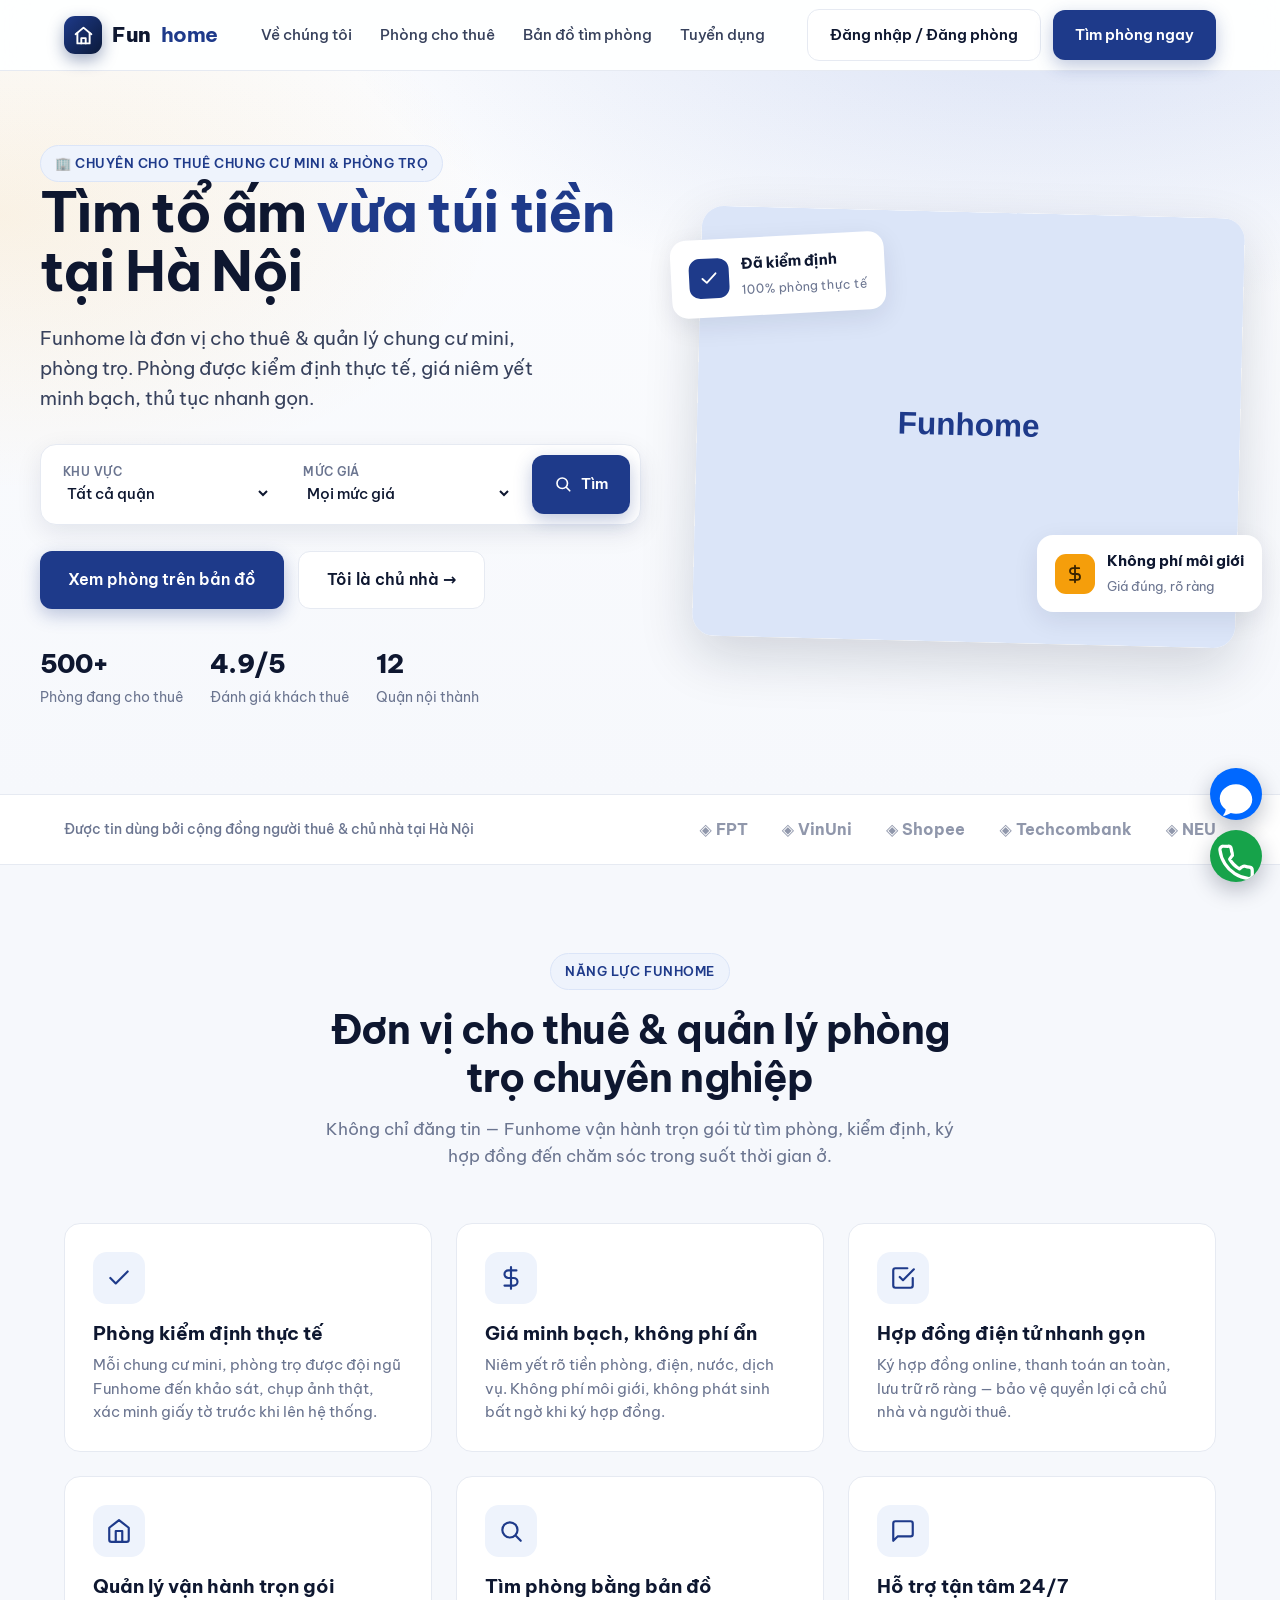
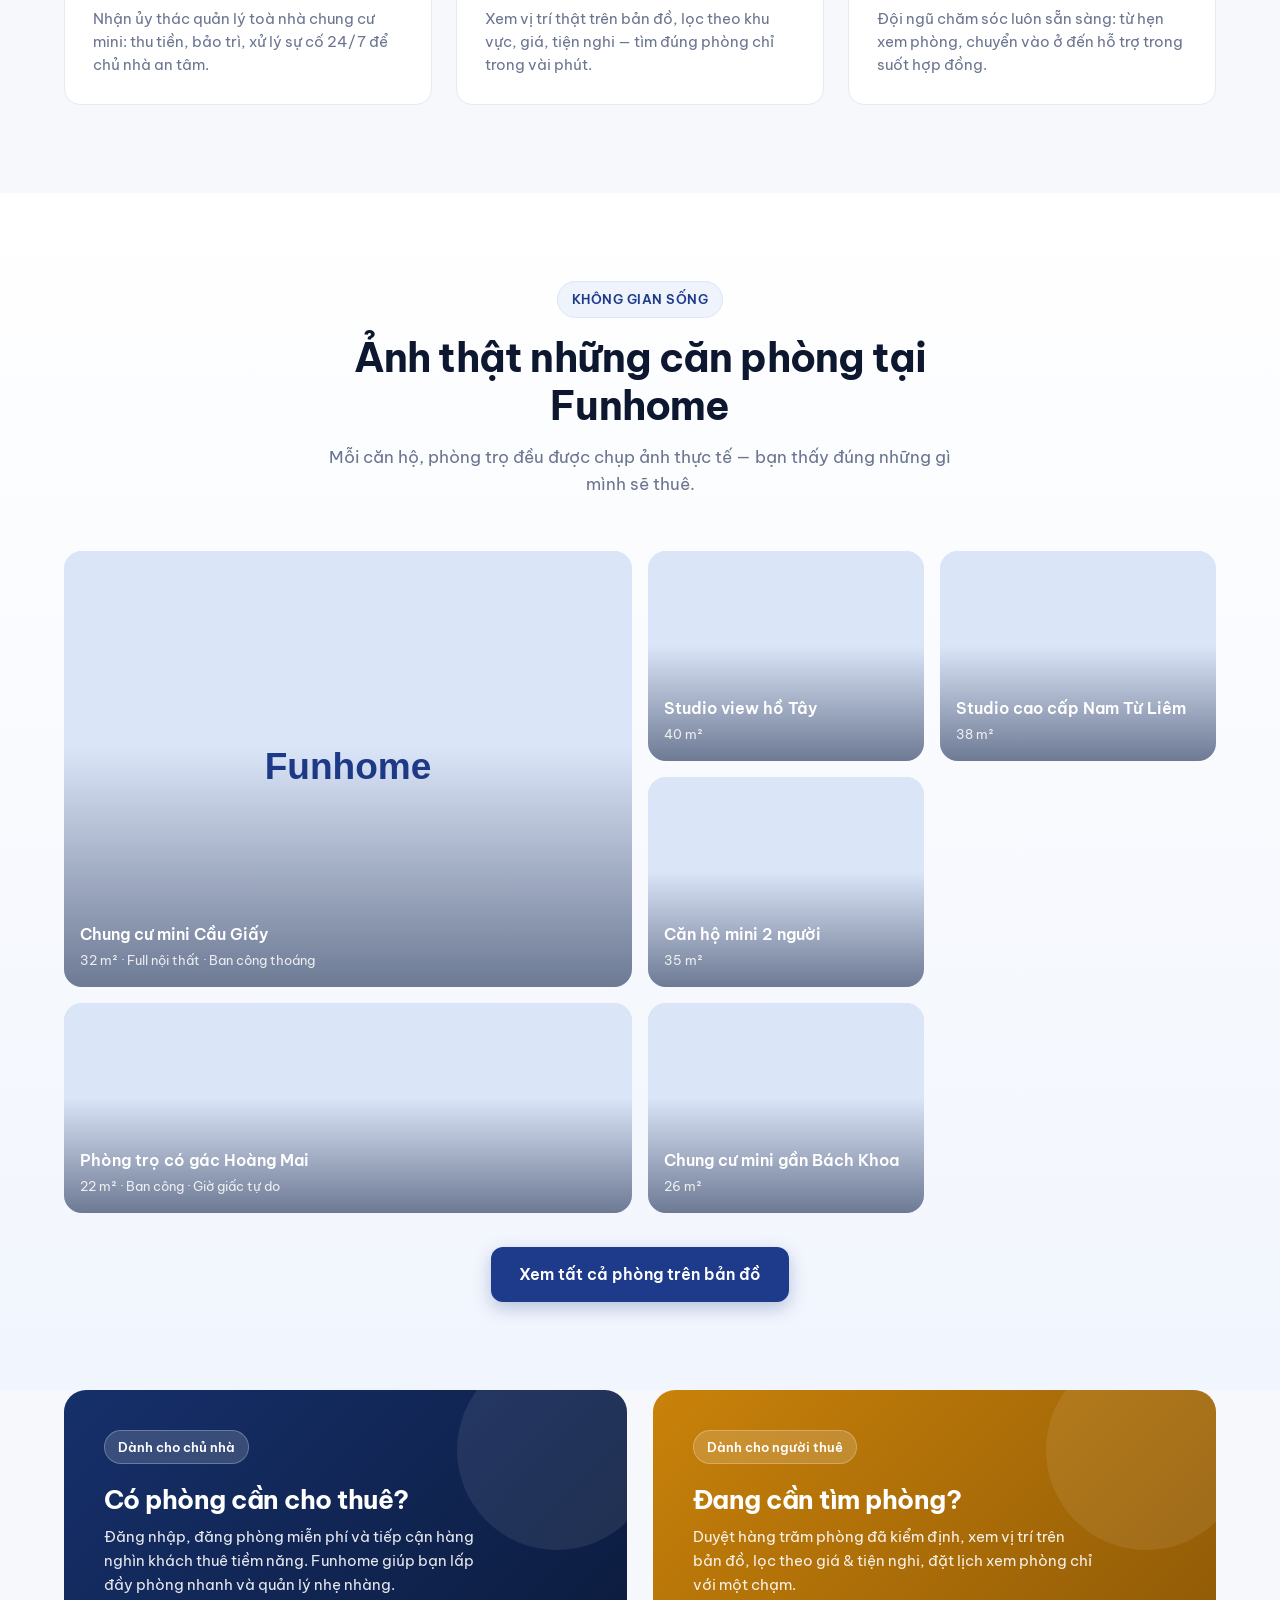
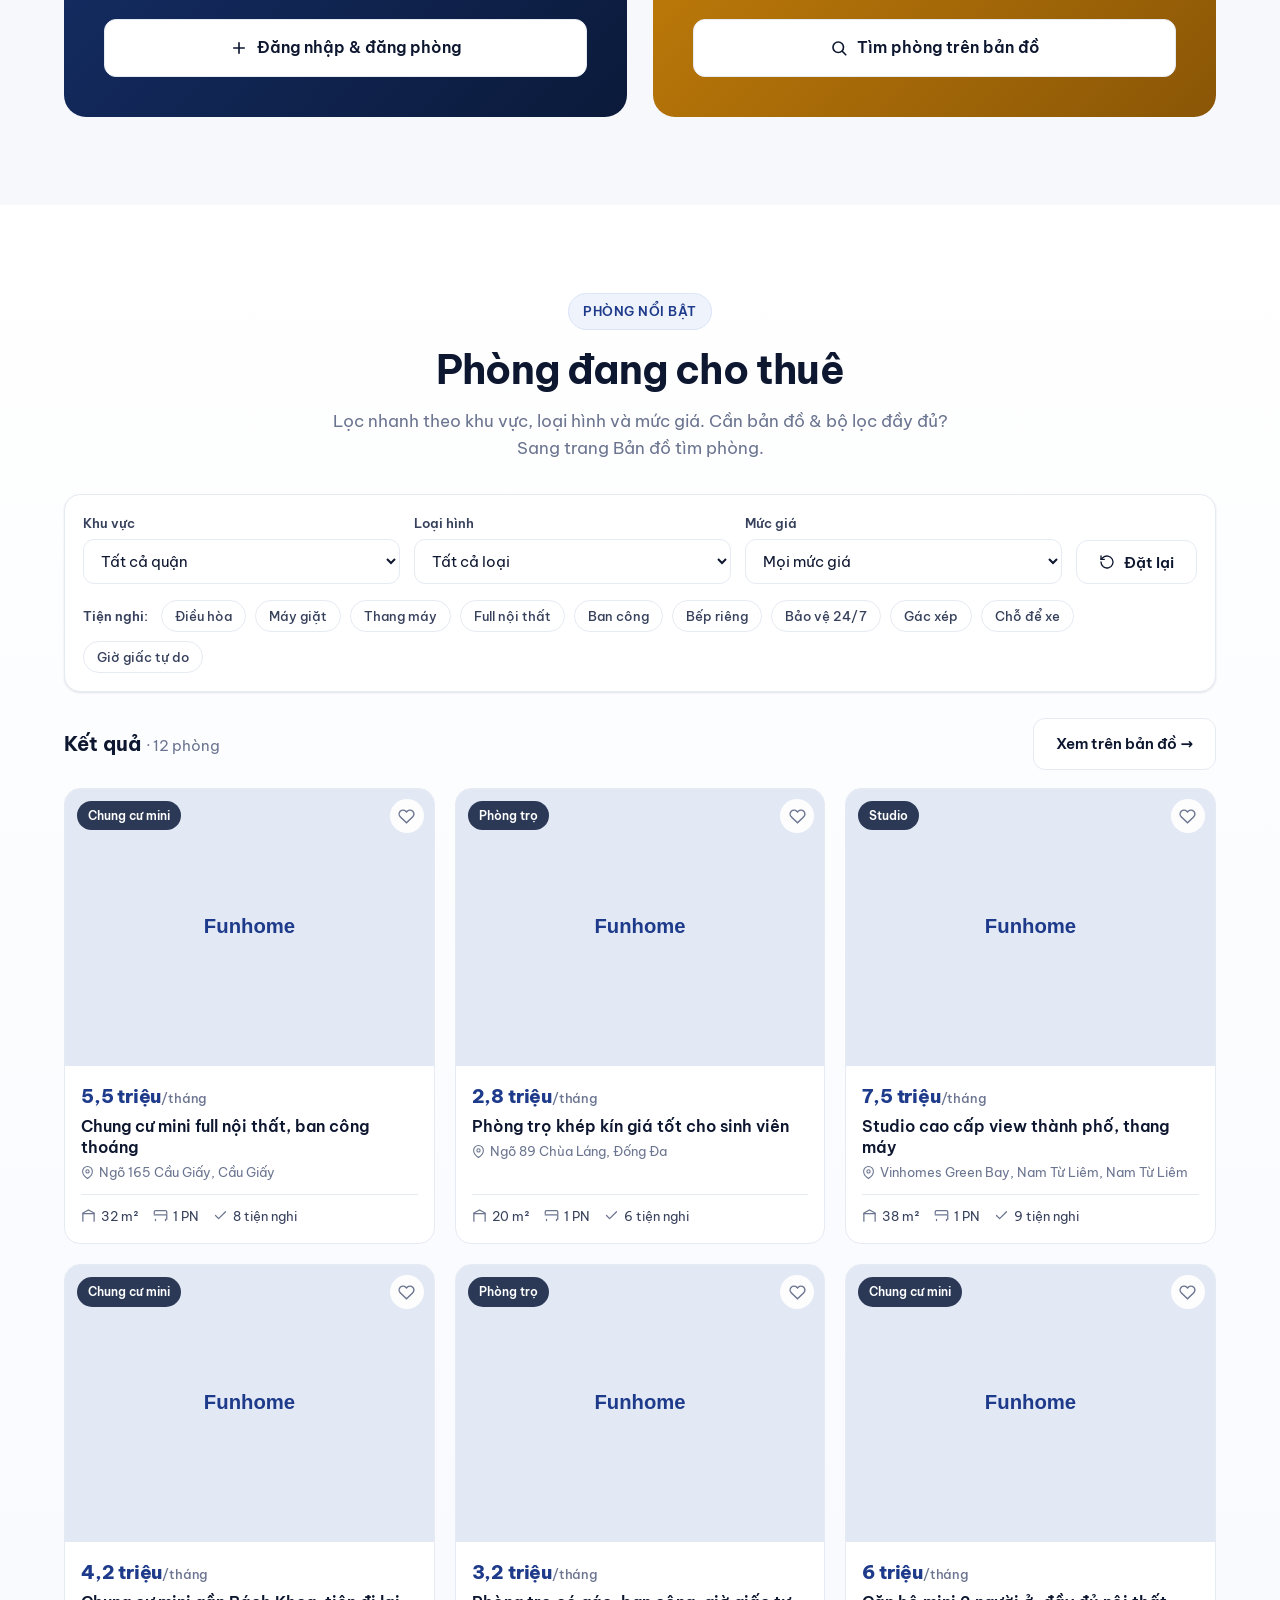
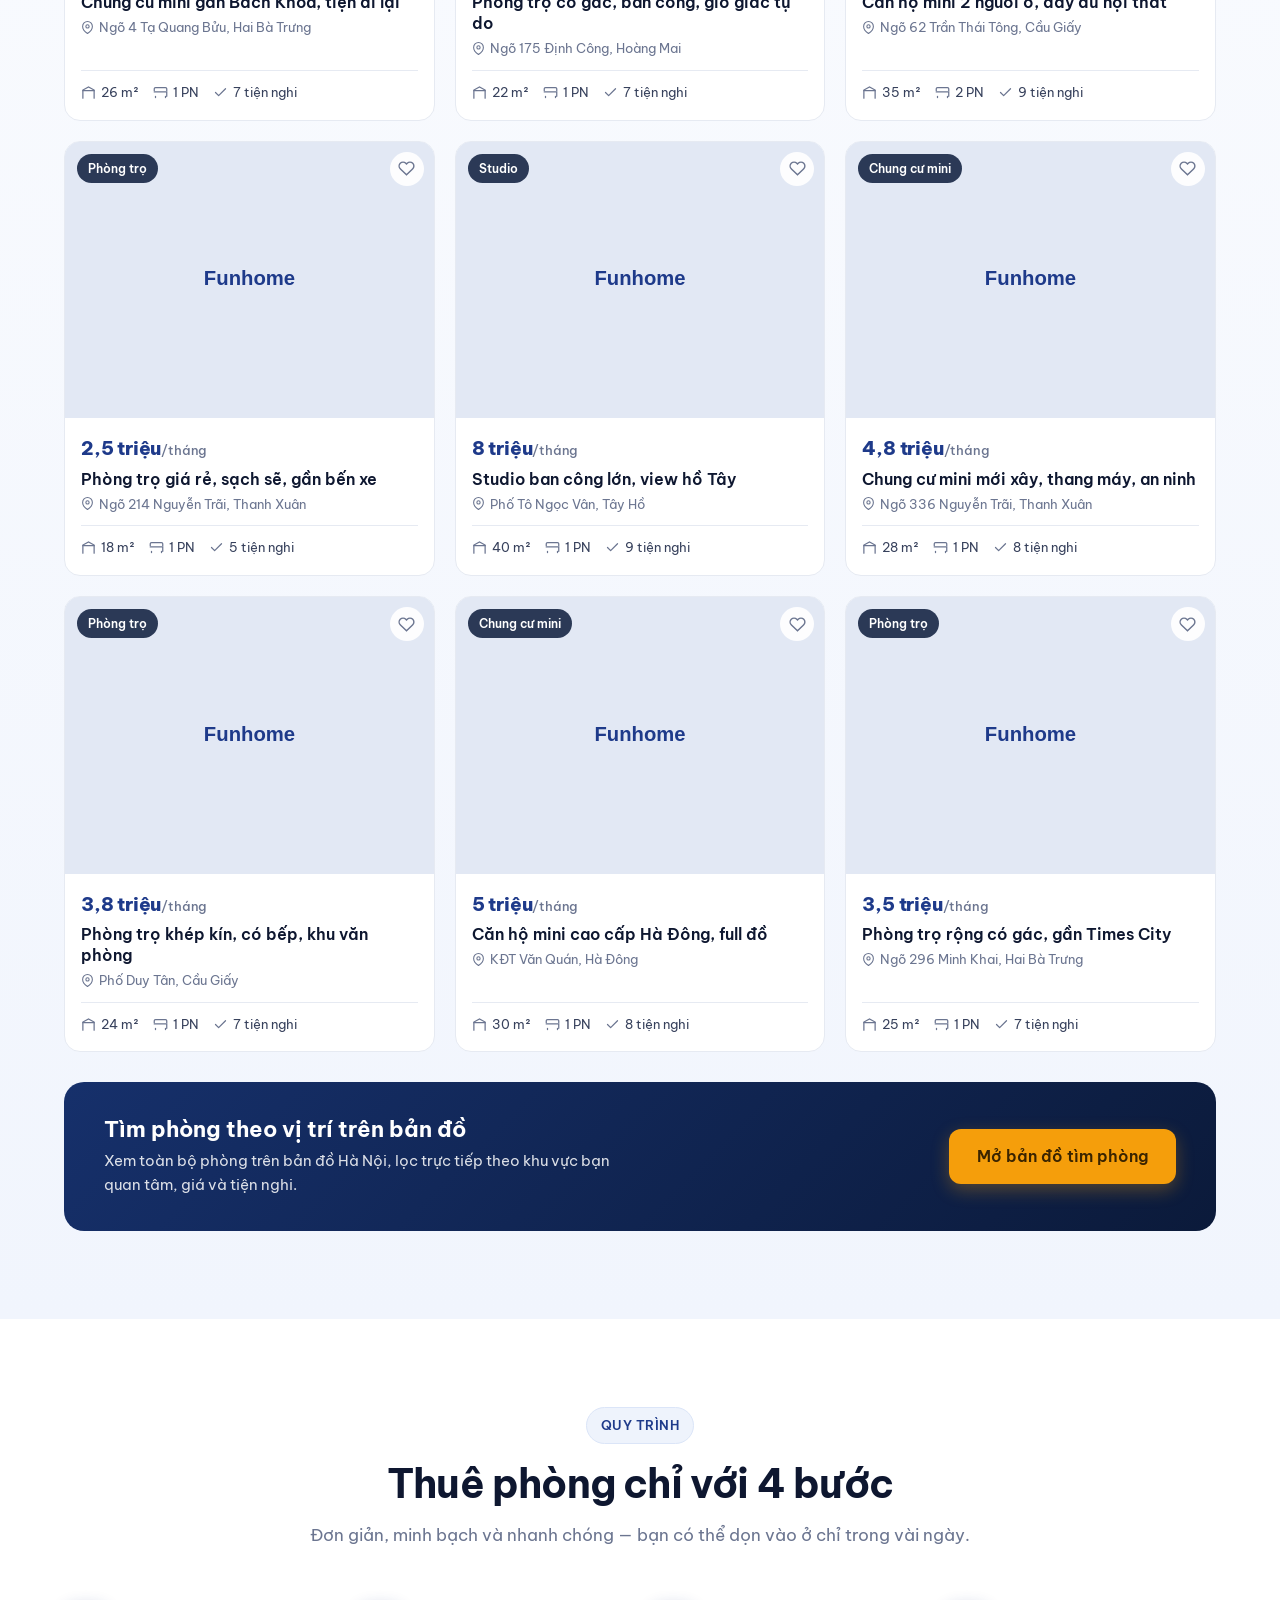
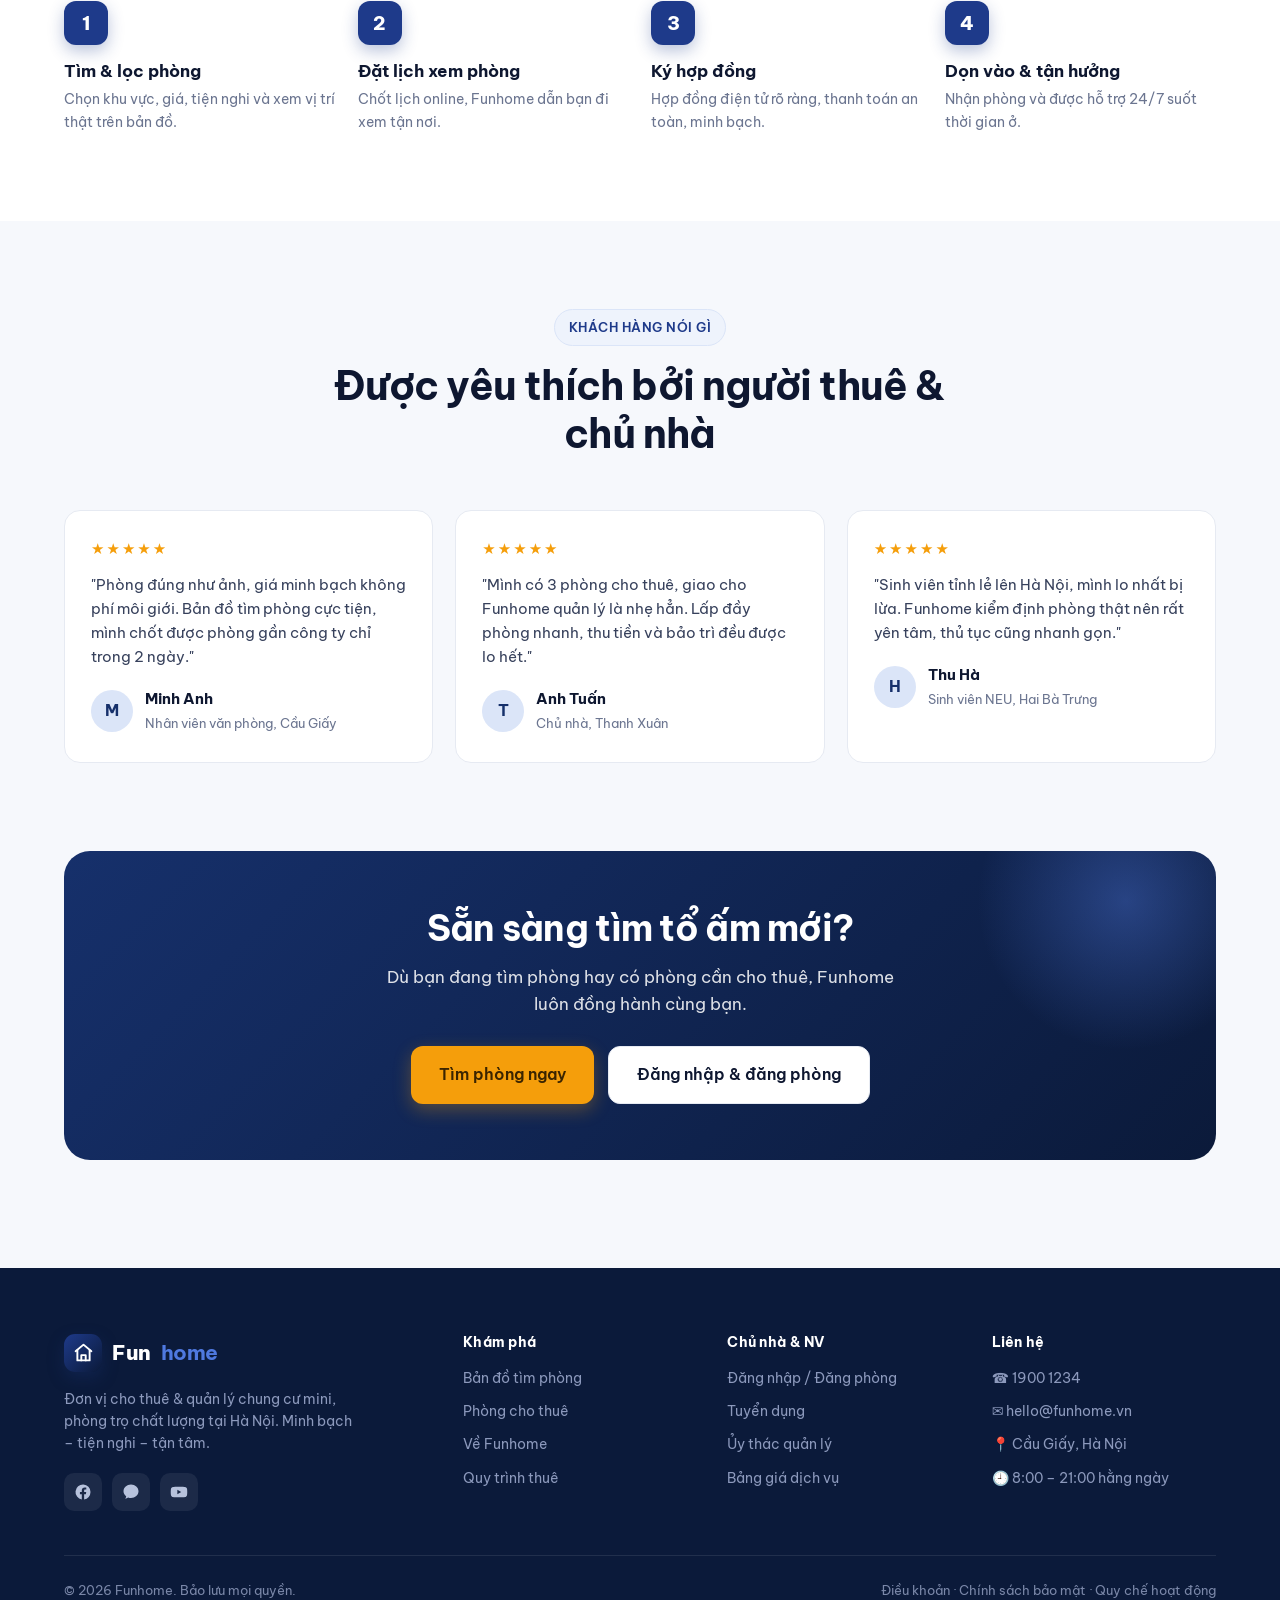
<file: funhome.html>
<!DOCTYPE html>
<html lang="vi">
<head>
<meta charset="UTF-8" />
<meta name="viewport" content="width=device-width, initial-scale=1.0" />
<title>Funhome — Cho thuê chung cư mini &amp; phòng trọ</title>
<meta name="description" content="Funhome — đơn vị cho thuê & quản lý chung cư mini, phòng trọ chất lượng tại Hà Nội. Phòng kiểm định, giá minh bạch, thủ tục nhanh gọn." />
<link rel="preconnect" href="https://fonts.googleapis.com"><link rel="preconnect" href="https://fonts.gstatic.com" crossorigin>
<link href="https://fonts.googleapis.com/css2?family=Be+Vietnam+Pro:wght@300;400;500;600;700;800&display=swap" rel="stylesheet">
<link rel="stylesheet" href="funhome-theme.css">
<style>
/* ===== HERO ===== */
.hero{position:relative;overflow:hidden;background:radial-gradient(1200px 520px at 82% -10%,rgba(43,87,196,.16),transparent 60%),radial-gradient(900px 500px at 0% 20%,rgba(245,158,11,.10),transparent 55%),linear-gradient(180deg,#FbFcFe,#F6F8FC)}
.hero-inner{display:grid;grid-template-columns:1.05fr .95fr;gap:56px;align-items:center;padding:74px 0 84px}
.hero h1{font-size:clamp(34px,5vw,56px);letter-spacing:-.03em;line-height:1.06}
.hero h1 span{color:var(--brand-600)}
.hero p.lead{font-size:19px;color:var(--body);margin:22px 0 30px;max-width:520px}
.quick-search{background:#fff;border:1px solid var(--line);border-radius:16px;box-shadow:var(--shadow-md);padding:10px;display:grid;grid-template-columns:1fr 1fr auto;gap:8px}
.qs-field{display:flex;flex-direction:column;padding:8px 12px;border-radius:11px}
.qs-field:hover{background:var(--brand-50)}
.qs-field label{font-size:11.5px;font-weight:600;color:var(--muted);text-transform:uppercase;letter-spacing:.04em}
.qs-field select{border:none;background:transparent;font-family:inherit;font-size:15px;font-weight:500;color:var(--ink);outline:none;padding:2px 0;cursor:pointer}
.hero-actions{display:flex;gap:14px;flex-wrap:wrap;margin:26px 0 34px}
.hero-trust{display:flex;gap:26px;flex-wrap:wrap}
.hero-trust .t b{font-size:26px;color:var(--ink);font-weight:800;letter-spacing:-.02em;display:block}
.hero-trust .t span{font-size:13.5px;color:var(--muted)}
.hero-visual{position:relative}
.hero-card{border-radius:22px;overflow:hidden;box-shadow:var(--shadow-lg);background:#fff;transform:rotate(1.4deg)}
.hero-card img{height:430px;width:100%;object-fit:cover}
.hero-badge{position:absolute;background:#fff;border-radius:16px;box-shadow:var(--shadow-md);padding:14px 18px;display:flex;align-items:center;gap:12px}
.hero-badge .ic{width:40px;height:40px;border-radius:11px;display:grid;place-items:center;color:#fff}
.hero-badge b{display:block;font-size:15px;color:var(--ink)}
.hero-badge small{color:var(--muted);font-size:12.5px}
.hb1{top:24px;left:-26px;transform:rotate(-3deg)}.hb1 .ic{background:var(--brand-600)}
.hb2{bottom:30px;right:-22px}.hb2 .ic{background:var(--accent);color:#3a2400}

/* strip */
.strip{border-top:1px solid var(--line);border-bottom:1px solid var(--line);background:#fff}
.strip .wrap{display:flex;align-items:center;justify-content:space-between;gap:24px;padding:22px 24px;flex-wrap:wrap}
.strip p{font-size:13.5px;color:var(--muted);font-weight:500}
.strip .marks{display:flex;gap:34px;flex-wrap:wrap;align-items:center;opacity:.75}
.strip .marks span{font-weight:700;color:var(--muted);font-size:16px}

/* features */
.feature-grid{display:grid;grid-template-columns:repeat(3,1fr);gap:24px}
.feature{background:var(--card);border:1px solid var(--line);border-radius:var(--radius);padding:28px;transition:.2s}
.feature:hover{box-shadow:var(--shadow-md);transform:translateY(-3px);border-color:transparent}
.feature .ic{width:52px;height:52px;border-radius:14px;background:var(--brand-50);color:var(--brand-600);display:grid;place-items:center;margin-bottom:18px}
.feature .ic svg{width:26px;height:26px}
.feature h3{font-size:19px;margin-bottom:9px}
.feature p{font-size:14.5px;color:var(--muted)}

/* ===== GALLERY (ảnh phòng lớn) ===== */
.gallery-sec{background:linear-gradient(180deg,#fff,#F1F5FD)}
.gallery{display:grid;grid-template-columns:repeat(4,1fr);grid-auto-rows:210px;gap:16px}
.g-item{position:relative;overflow:hidden;border-radius:18px;cursor:pointer;background:#e2e8f4}
.g-item img{width:100%;height:100%;object-fit:cover;transition:.5s}
.g-item:hover img{transform:scale(1.06)}
.g-item::after{content:"";position:absolute;inset:0;background:linear-gradient(180deg,transparent 45%,rgba(11,26,58,.62));opacity:.85}
.g-cap{position:absolute;left:16px;right:16px;bottom:14px;z-index:2;color:#fff}
.g-cap b{display:block;font-size:15.5px;font-weight:600}
.g-cap span{font-size:12.5px;color:rgba(255,255,255,.85)}
.g-tall{grid-row:span 2}
.g-wide{grid-column:span 2}
.gallery-cta{text-align:center;margin-top:34px}

/* audience */
.audience{display:grid;grid-template-columns:1fr 1fr;gap:26px}
.aud-card{position:relative;overflow:hidden;border-radius:22px;padding:40px;color:#fff;min-height:280px;display:flex;flex-direction:column;justify-content:flex-end}
.aud-owner{background:linear-gradient(135deg,var(--brand-700),var(--brand-900))}
.aud-tenant{background:linear-gradient(135deg,#C9820A,#8A5606)}
.aud-card>*{position:relative;z-index:1}
.aud-card .tag{align-self:flex-start;background:rgba(255,255,255,.16);border:1px solid rgba(255,255,255,.25);padding:6px 13px;border-radius:999px;font-size:12.5px;font-weight:600;margin-bottom:auto}
.aud-card h3{color:#fff;font-size:26px;margin:20px 0 10px;letter-spacing:-.02em}
.aud-card p{color:rgba(255,255,255,.9);font-size:15px;margin-bottom:22px;max-width:400px}
.aud-card .btn-ghost{background:#fff;color:var(--ink)}
.aud-deco{position:absolute;top:-40px;right:-30px;width:200px;height:200px;border-radius:50%;background:rgba(255,255,255,.08)}

/* listings */
#phong{background:linear-gradient(180deg,#fff,#F1F5FD)}
.filters{display:grid;grid-template-columns:repeat(3,1fr) auto;gap:14px;align-items:end}
.amen-row{margin-top:16px;display:flex;flex-wrap:wrap;gap:9px;align-items:center}
.amen-row .lbl{font-size:12.5px;font-weight:600;color:var(--body);margin-right:4px}
.results-head{display:flex;align-items:center;justify-content:space-between;margin:26px 0 18px;flex-wrap:wrap;gap:12px}
.results-head h3{font-size:20px}.results-head .count{color:var(--muted);font-weight:400;font-size:15px}
.grid3{display:grid;grid-template-columns:repeat(3,1fr);gap:20px}
.map-cta{margin-top:30px;background:linear-gradient(135deg,var(--brand-700),var(--brand-900));border-radius:20px;padding:34px 40px;display:flex;align-items:center;justify-content:space-between;gap:24px;flex-wrap:wrap;color:#fff}
.map-cta h3{color:#fff;font-size:22px;margin-bottom:6px}
.map-cta p{color:rgba(255,255,255,.85);font-size:15px;max-width:520px}

/* steps */
.steps{display:grid;grid-template-columns:repeat(4,1fr);gap:22px}
.step .num{width:44px;height:44px;border-radius:12px;background:var(--brand-600);color:#fff;display:grid;place-items:center;font-weight:800;font-size:19px;margin-bottom:16px;box-shadow:0 6px 16px rgba(30,58,138,.3)}
.step h4{font-size:17px;margin-bottom:7px}.step p{font-size:14px;color:var(--muted)}

/* quotes */
.quotes{display:grid;grid-template-columns:repeat(3,1fr);gap:22px}
.quote{background:#fff;border:1px solid var(--line);border-radius:var(--radius);padding:26px}
.quote .stars{color:var(--accent);font-size:15px;letter-spacing:2px;margin-bottom:12px}
.quote p{font-size:15px;color:var(--body);margin-bottom:18px}
.quote .who{display:flex;align-items:center;gap:12px}
.quote .av{width:42px;height:42px;border-radius:50%;background:var(--brand-100);color:var(--brand-700);display:grid;place-items:center;font-weight:700}
.quote .who b{display:block;font-size:14.5px;color:var(--ink)}.quote .who span{font-size:12.5px;color:var(--muted)}

/* cta banner */
.cta-banner{background:linear-gradient(135deg,var(--brand-700),var(--brand-900));border-radius:26px;padding:56px;text-align:center;color:#fff;position:relative;overflow:hidden}
.cta-banner h2{color:#fff;font-size:clamp(26px,3.4vw,36px);margin-bottom:14px;letter-spacing:-.02em}
.cta-banner p{color:rgba(255,255,255,.86);font-size:17px;max-width:520px;margin:0 auto 28px}
.cta-banner .btns{display:flex;gap:14px;justify-content:center;flex-wrap:wrap}
.cta-banner .glow{position:absolute;width:300px;height:300px;border-radius:50%;background:radial-gradient(circle,rgba(79,121,224,.4),transparent 70%);top:-100px;right:-60px}

/* detail modal internals */
#detailContent .d-img{width:100%;height:340px;object-fit:cover}
.d-pad{padding:26px 30px 30px}
.d-head{display:flex;justify-content:space-between;align-items:flex-start;gap:20px;flex-wrap:wrap}
.d-head h3{font-size:24px;letter-spacing:-.01em}
.d-head .d-loc{color:var(--muted);font-size:14.5px;margin-top:6px}
.d-price{font-size:26px;font-weight:800;color:var(--brand-600);white-space:nowrap}
.d-price small{font-size:14px;color:var(--muted);font-weight:500}
.d-stats{display:flex;gap:26px;flex-wrap:wrap;margin:22px 0;padding:18px 0;border-top:1px solid var(--line);border-bottom:1px solid var(--line)}
.d-stats .s b{display:block;font-size:18px;color:var(--ink)}.d-stats .s span{font-size:13px;color:var(--muted)}
.d-sec h4{font-size:16px;margin:20px 0 12px}
.d-amens{display:grid;grid-template-columns:1fr 1fr;gap:10px}
.d-amens .a{display:flex;align-items:center;gap:9px;font-size:14.5px;color:var(--body)}
.d-amens .a svg{width:18px;height:18px;color:var(--brand-600)}
.d-actions{display:flex;gap:12px;margin-top:26px;flex-wrap:wrap}

/* owner form modal */
.form-modal .modal-box{max-width:560px}
.form-pad{padding:30px}
.form-pad h3{font-size:23px;margin-bottom:6px}.form-pad>p{color:var(--muted);font-size:14.5px;margin-bottom:22px}
.form-ok{display:none;text-align:center;padding:20px 0}.form-ok.show{display:block}
.form-ok .check{width:64px;height:64px;border-radius:50%;background:var(--brand-50);color:var(--brand-600);display:grid;place-items:center;margin:0 auto 18px}
.form-ok h3{margin-bottom:8px}.form-ok p{color:var(--muted);font-size:14.5px}

@media(max-width:960px){
  .hero-inner{grid-template-columns:1fr;gap:40px}.hero-visual{order:-1}.hero-card img{height:300px}
  .feature-grid,.quotes{grid-template-columns:1fr 1fr}.steps{grid-template-columns:1fr 1fr}
  .grid3{grid-template-columns:1fr 1fr}.gallery{grid-template-columns:repeat(2,1fr)}
  .g-wide,.g-tall{grid-column:auto;grid-row:auto}.filters{grid-template-columns:1fr 1fr}
}
@media(max-width:620px){
  .nav-cta .btn-ghost{display:none}.quick-search{grid-template-columns:1fr}
  .feature-grid,.quotes,.steps,.audience,.grid3,.filters,.d-amens,.form-row{grid-template-columns:1fr}
  .gallery{grid-template-columns:1fr;grid-auto-rows:200px}.hero-badge{display:none}.cta-banner{padding:38px 22px}
}
</style>
</head>
<body>

<header class="site">
  <div class="wrap nav">
    <a href="funhome.html" class="logo">
      <span class="logo-mark"><svg viewBox="0 0 24 24" fill="none" stroke="currentColor" stroke-width="2.2" stroke-linecap="round" stroke-linejoin="round"><path d="M3 10.5 12 3l9 7.5"/><path d="M5 9.5V21h14V9.5"/><path d="M9.5 21v-6h5v6"/></svg></span>
      Fun<b>home</b>
    </a>
    <nav class="nav-links">
      <a href="#nang-luc">Về chúng tôi</a>
      <a href="#phong">Phòng cho thuê</a>
      <a href="funhome-map.html">Bản đồ tìm phòng</a>
      <a href="funhome-tuyendung.html">Tuyển dụng</a>
    </nav>
    <div class="nav-cta">
      <a class="btn btn-ghost" href="funhome-app.html">Đăng nhập / Đăng phòng</a>
      <a href="funhome-map.html" class="btn btn-primary">Tìm phòng ngay</a>
      <button class="burger" onclick="document.querySelector('.nav-links').style.display='flex'"><span></span><span></span><span></span></button>
    </div>
  </div>
</header>

<!-- HERO -->
<section class="hero">
  <div class="wrap hero-inner">
    <div>
      <span class="eyebrow">🏢 Chuyên cho thuê chung cư mini &amp; phòng trọ</span>
      <h1>Tìm tổ ấm <span>vừa túi tiền</span> tại Hà Nội</h1>
      <p class="lead">Funhome là đơn vị cho thuê &amp; quản lý chung cư mini, phòng trọ. Phòng được kiểm định thực tế, giá niêm yết minh bạch, thủ tục nhanh gọn.</p>
      <div class="quick-search">
        <div class="qs-field"><label>Khu vực</label><select id="qsArea"><option value="">Tất cả quận</option></select></div>
        <div class="qs-field"><label>Mức giá</label>
          <select id="qsPrice"><option value="">Mọi mức giá</option><option value="0-3000000">Dưới 3 triệu</option><option value="3000000-5000000">3 – 5 triệu</option><option value="5000000-8000000">5 – 8 triệu</option><option value="8000000-99000000">Trên 8 triệu</option></select>
        </div>
        <a href="#phong" class="btn btn-primary" onclick="applyQuick()" style="align-self:stretch"><svg width="18" height="18" viewBox="0 0 24 24" fill="none" stroke="currentColor" stroke-width="2.2" stroke-linecap="round"><circle cx="11" cy="11" r="7"/><path d="m21 21-4.3-4.3"/></svg>Tìm</a>
      </div>
      <div class="hero-actions">
        <a href="funhome-map.html" class="btn btn-primary btn-lg">Xem phòng trên bản đồ</a>
        <a href="funhome-app.html" class="btn btn-ghost btn-lg">Tôi là chủ nhà →</a>
      </div>
      <div class="hero-trust">
        <div class="t"><b>500+</b><span>Phòng đang cho thuê</span></div>
        <div class="t"><b>4.9/5</b><span>Đánh giá khách thuê</span></div>
        <div class="t"><b>12</b><span>Quận nội thành</span></div>
      </div>
    </div>
    <div class="hero-visual">
      <div class="hero-card"><img src="https://images.unsplash.com/photo-1522708323590-d24dbb6b0267?auto=format&fit=crop&w=900&q=75" alt="Căn hộ Funhome" onerror="this.src='data:image/svg+xml;utf8,<svg xmlns=%22http://www.w3.org/2000/svg%22 width=%22900%22 height=%22600%22><rect width=%22900%22 height=%22600%22 fill=%22%23dbe5f8%22/><text x=%2250%25%22 y=%2250%25%22 fill=%22%231E3A8A%22 font-family=%22sans-serif%22 font-size=%2244%22 font-weight=%22700%22 text-anchor=%22middle%22 dominant-baseline=%22middle%22>Funhome</text></svg>'"></div>
      <div class="hero-badge hb1"><span class="ic"><svg width="20" height="20" viewBox="0 0 24 24" fill="none" stroke="currentColor" stroke-width="2.2" stroke-linecap="round" stroke-linejoin="round"><path d="M20 6 9 17l-5-5"/></svg></span><div><b>Đã kiểm định</b><small>100% phòng thực tế</small></div></div>
      <div class="hero-badge hb2"><span class="ic"><svg width="20" height="20" viewBox="0 0 24 24" fill="none" stroke="currentColor" stroke-width="2.2" stroke-linecap="round" stroke-linejoin="round"><path d="M12 2v20M17 5H9.5a3.5 3.5 0 0 0 0 7h5a3.5 3.5 0 0 1 0 7H6"/></svg></span><div><b>Không phí môi giới</b><small>Giá đúng, rõ ràng</small></div></div>
    </div>
  </div>
</section>

<div class="strip"><div class="wrap"><p>Được tin dùng bởi cộng đồng người thuê &amp; chủ nhà tại Hà Nội</p><div class="marks"><span>◈ FPT</span><span>◈ VinUni</span><span>◈ Shopee</span><span>◈ Techcombank</span><span>◈ NEU</span></div></div></div>

<!-- CAPABILITIES -->
<section class="section" id="nang-luc">
  <div class="wrap">
    <div class="section-head"><span class="eyebrow">Năng lực Funhome</span><h2>Đơn vị cho thuê &amp; quản lý phòng trọ chuyên nghiệp</h2><p>Không chỉ đăng tin — Funhome vận hành trọn gói từ tìm phòng, kiểm định, ký hợp đồng đến chăm sóc trong suốt thời gian ở.</p></div>
    <div class="feature-grid">
      <div class="feature"><div class="ic"><svg viewBox="0 0 24 24" fill="none" stroke="currentColor" stroke-width="2" stroke-linecap="round" stroke-linejoin="round"><path d="M20 6 9 17l-5-5"/></svg></div><h3>Phòng kiểm định thực tế</h3><p>Mỗi chung cư mini, phòng trọ được đội ngũ Funhome đến khảo sát, chụp ảnh thật, xác minh giấy tờ trước khi lên hệ thống.</p></div>
      <div class="feature"><div class="ic"><svg viewBox="0 0 24 24" fill="none" stroke="currentColor" stroke-width="2" stroke-linecap="round" stroke-linejoin="round"><path d="M12 2v20M17 5H9.5a3.5 3.5 0 0 0 0 7h5a3.5 3.5 0 0 1 0 7H6"/></svg></div><h3>Giá minh bạch, không phí ẩn</h3><p>Niêm yết rõ tiền phòng, điện, nước, dịch vụ. Không phí môi giới, không phát sinh bất ngờ khi ký hợp đồng.</p></div>
      <div class="feature"><div class="ic"><svg viewBox="0 0 24 24" fill="none" stroke="currentColor" stroke-width="2" stroke-linecap="round" stroke-linejoin="round"><path d="M9 11l3 3L22 4"/><path d="M21 12v7a2 2 0 0 1-2 2H5a2 2 0 0 1-2-2V5a2 2 0 0 1 2-2h11"/></svg></div><h3>Hợp đồng điện tử nhanh gọn</h3><p>Ký hợp đồng online, thanh toán an toàn, lưu trữ rõ ràng — bảo vệ quyền lợi cả chủ nhà và người thuê.</p></div>
      <div class="feature"><div class="ic"><svg viewBox="0 0 24 24" fill="none" stroke="currentColor" stroke-width="2" stroke-linecap="round" stroke-linejoin="round"><path d="M3 9l9-7 9 7v11a2 2 0 0 1-2 2H5a2 2 0 0 1-2-2z"/><path d="M9 22V12h6v10"/></svg></div><h3>Quản lý vận hành trọn gói</h3><p>Nhận ủy thác quản lý toà nhà chung cư mini: thu tiền, bảo trì, xử lý sự cố 24/7 để chủ nhà an tâm.</p></div>
      <div class="feature"><div class="ic"><svg viewBox="0 0 24 24" fill="none" stroke="currentColor" stroke-width="2" stroke-linecap="round" stroke-linejoin="round"><circle cx="11" cy="11" r="7"/><path d="m21 21-4.3-4.3"/></svg></div><h3>Tìm phòng bằng bản đồ</h3><p>Xem vị trí thật trên bản đồ, lọc theo khu vực, giá, tiện nghi — tìm đúng phòng chỉ trong vài phút.</p></div>
      <div class="feature"><div class="ic"><svg viewBox="0 0 24 24" fill="none" stroke="currentColor" stroke-width="2" stroke-linecap="round" stroke-linejoin="round"><path d="M21 15a2 2 0 0 1-2 2H7l-4 4V5a2 2 0 0 1 2-2h14a2 2 0 0 1 2 2z"/></svg></div><h3>Hỗ trợ tận tâm 24/7</h3><p>Đội ngũ chăm sóc luôn sẵn sàng: từ hẹn xem phòng, chuyển vào ở đến hỗ trợ trong suốt hợp đồng.</p></div>
    </div>
  </div>
</section>

<!-- GALLERY -->
<section class="section gallery-sec" id="khong-gian">
  <div class="wrap">
    <div class="section-head"><span class="eyebrow">Không gian sống</span><h2>Ảnh thật những căn phòng tại Funhome</h2><p>Mỗi căn hộ, phòng trọ đều được chụp ảnh thực tế — bạn thấy đúng những gì mình sẽ thuê.</p></div>
    <div class="gallery">
      <div class="g-item g-wide g-tall" onclick="openDetail(1)"><img src="https://images.unsplash.com/photo-1522708323590-d24dbb6b0267?auto=format&fit=crop&w=1000&q=75" onerror="this.src='data:image/svg+xml;utf8,<svg xmlns=%22http://www.w3.org/2000/svg%22 width=%22600%22 height=%22400%22><rect width=%22600%22 height=%22400%22 fill=%22%23dbe5f8%22/><text x=%2250%25%22 y=%2250%25%22 fill=%22%231E3A8A%22 font-family=%22sans-serif%22 font-size=%2234%22 font-weight=%22700%22 text-anchor=%22middle%22 dominant-baseline=%22middle%22>Funhome</text></svg>'"><div class="g-cap"><b>Chung cư mini Cầu Giấy</b><span>32 m² · Full nội thất · Ban công thoáng</span></div></div>
      <div class="g-item" onclick="openDetail(8)"><img src="https://images.unsplash.com/photo-1586023492125-27b2c045efd7?auto=format&fit=crop&w=700&q=75" onerror="this.src='data:image/svg+xml;utf8,<svg xmlns=%22http://www.w3.org/2000/svg%22 width=%22400%22 height=%22300%22><rect width=%22400%22 height=%22300%22 fill=%22%23dbe5f8%22/></svg>'"><div class="g-cap"><b>Studio view hồ Tây</b><span>40 m²</span></div></div>
      <div class="g-item" onclick="openDetail(3)"><img src="https://images.unsplash.com/photo-1560448204-e02f11c3d0e2?auto=format&fit=crop&w=700&q=75" onerror="this.src='data:image/svg+xml;utf8,<svg xmlns=%22http://www.w3.org/2000/svg%22 width=%22400%22 height=%22300%22><rect width=%22400%22 height=%22300%22 fill=%22%23dbe5f8%22/></svg>'"><div class="g-cap"><b>Studio cao cấp Nam Từ Liêm</b><span>38 m²</span></div></div>
      <div class="g-item" onclick="openDetail(6)"><img src="https://images.unsplash.com/photo-1554995207-c18c203602cb?auto=format&fit=crop&w=700&q=75" onerror="this.src='data:image/svg+xml;utf8,<svg xmlns=%22http://www.w3.org/2000/svg%22 width=%22400%22 height=%22300%22><rect width=%22400%22 height=%22300%22 fill=%22%23dbe5f8%22/></svg>'"><div class="g-cap"><b>Căn hộ mini 2 người</b><span>35 m²</span></div></div>
      <div class="g-item g-wide" onclick="openDetail(5)"><img src="https://images.unsplash.com/photo-1522771739844-6a9f6d5f14af?auto=format&fit=crop&w=900&q=75" onerror="this.src='data:image/svg+xml;utf8,<svg xmlns=%22http://www.w3.org/2000/svg%22 width=%22600%22 height=%22300%22><rect width=%22600%22 height=%22300%22 fill=%22%23dbe5f8%22/></svg>'"><div class="g-cap"><b>Phòng trọ có gác Hoàng Mai</b><span>22 m² · Ban công · Giờ giấc tự do</span></div></div>
      <div class="g-item" onclick="openDetail(4)"><img src="https://images.unsplash.com/photo-1484154218962-a197022b5858?auto=format&fit=crop&w=700&q=75" onerror="this.src='data:image/svg+xml;utf8,<svg xmlns=%22http://www.w3.org/2000/svg%22 width=%22400%22 height=%22300%22><rect width=%22400%22 height=%22300%22 fill=%22%23dbe5f8%22/></svg>'"><div class="g-cap"><b>Chung cư mini gần Bách Khoa</b><span>26 m²</span></div></div>
    </div>
    <div class="gallery-cta"><a href="funhome-map.html" class="btn btn-primary btn-lg">Xem tất cả phòng trên bản đồ</a></div>
  </div>
</section>

<!-- AUDIENCE -->
<section class="section" style="padding-top:0">
  <div class="wrap">
    <div class="audience">
      <div class="aud-card aud-owner"><div class="aud-deco"></div><span class="tag">Dành cho chủ nhà</span><h3>Có phòng cần cho thuê?</h3><p>Đăng nhập, đăng phòng miễn phí và tiếp cận hàng nghìn khách thuê tiềm năng. Funhome giúp bạn lấp đầy phòng nhanh và quản lý nhẹ nhàng.</p><a class="btn btn-ghost btn-lg" href="funhome-app.html"><svg width="18" height="18" viewBox="0 0 24 24" fill="none" stroke="currentColor" stroke-width="2.2" stroke-linecap="round"><path d="M12 5v14M5 12h14"/></svg>Đăng nhập &amp; đăng phòng</a></div>
      <div class="aud-card aud-tenant"><div class="aud-deco"></div><span class="tag">Dành cho người thuê</span><h3>Đang cần tìm phòng?</h3><p>Duyệt hàng trăm phòng đã kiểm định, xem vị trí trên bản đồ, lọc theo giá &amp; tiện nghi, đặt lịch xem phòng chỉ với một chạm.</p><a href="funhome-map.html" class="btn btn-ghost btn-lg"><svg width="18" height="18" viewBox="0 0 24 24" fill="none" stroke="currentColor" stroke-width="2.2" stroke-linecap="round"><circle cx="11" cy="11" r="7"/><path d="m21 21-4.3-4.3"/></svg>Tìm phòng trên bản đồ</a></div>
    </div>
  </div>
</section>

<!-- LISTINGS -->
<section class="section" id="phong">
  <div class="wrap">
    <div class="section-head" style="margin-bottom:32px"><span class="eyebrow">Phòng nổi bật</span><h2>Phòng đang cho thuê</h2><p>Lọc nhanh theo khu vực, loại hình và mức giá. Cần bản đồ &amp; bộ lọc đầy đủ? Sang trang Bản đồ tìm phòng.</p></div>
    <div class="search-bar">
      <div class="filters">
        <div class="field"><label>Khu vực</label><select id="fArea"><option value="">Tất cả quận</option></select></div>
        <div class="field"><label>Loại hình</label><select id="fType"><option value="">Tất cả loại</option><option>Chung cư mini</option><option>Phòng trọ</option><option>Studio</option></select></div>
        <div class="field"><label>Mức giá</label><select id="fPrice"><option value="">Mọi mức giá</option><option value="0-3000000">Dưới 3 triệu</option><option value="3000000-5000000">3 – 5 triệu</option><option value="5000000-8000000">5 – 8 triệu</option><option value="8000000-99000000">Trên 8 triệu</option></select></div>
        <button class="btn btn-ghost" onclick="resetFilters()" style="height:44px"><svg width="16" height="16" viewBox="0 0 24 24" fill="none" stroke="currentColor" stroke-width="2" stroke-linecap="round" stroke-linejoin="round"><path d="M3 12a9 9 0 1 0 3-6.7L3 8"/><path d="M3 3v5h5"/></svg>Đặt lại</button>
      </div>
      <div class="amen-row" id="amenRow"><span class="lbl">Tiện nghi:</span></div>
    </div>
    <div class="results-head"><h3>Kết quả <span class="count" id="resultCount"></span></h3><a href="funhome-map.html" class="btn btn-ghost">Xem trên bản đồ →</a></div>
    <div class="grid3" id="listCol"></div>
    <div class="map-cta">
      <div><h3>Tìm phòng theo vị trí trên bản đồ</h3><p>Xem toàn bộ phòng trên bản đồ Hà Nội, lọc trực tiếp theo khu vực bạn quan tâm, giá và tiện nghi.</p></div>
      <a href="funhome-map.html" class="btn btn-accent btn-lg">Mở bản đồ tìm phòng</a>
    </div>
  </div>
</section>

<!-- PROCESS -->
<section class="section" id="quy-trinh" style="background:#fff">
  <div class="wrap">
    <div class="section-head"><span class="eyebrow">Quy trình</span><h2>Thuê phòng chỉ với 4 bước</h2><p>Đơn giản, minh bạch và nhanh chóng — bạn có thể dọn vào ở chỉ trong vài ngày.</p></div>
    <div class="steps">
      <div class="step"><div class="num">1</div><h4>Tìm &amp; lọc phòng</h4><p>Chọn khu vực, giá, tiện nghi và xem vị trí thật trên bản đồ.</p></div>
      <div class="step"><div class="num">2</div><h4>Đặt lịch xem phòng</h4><p>Chốt lịch online, Funhome dẫn bạn đi xem tận nơi.</p></div>
      <div class="step"><div class="num">3</div><h4>Ký hợp đồng</h4><p>Hợp đồng điện tử rõ ràng, thanh toán an toàn, minh bạch.</p></div>
      <div class="step"><div class="num">4</div><h4>Dọn vào &amp; tận hưởng</h4><p>Nhận phòng và được hỗ trợ 24/7 suốt thời gian ở.</p></div>
    </div>
  </div>
</section>

<!-- TESTIMONIALS -->
<section class="section" id="danh-gia">
  <div class="wrap">
    <div class="section-head"><span class="eyebrow">Khách hàng nói gì</span><h2>Được yêu thích bởi người thuê &amp; chủ nhà</h2></div>
    <div class="quotes">
      <div class="quote"><div class="stars">★★★★★</div><p>"Phòng đúng như ảnh, giá minh bạch không phí môi giới. Bản đồ tìm phòng cực tiện, mình chốt được phòng gần công ty chỉ trong 2 ngày."</p><div class="who"><div class="av">M</div><div><b>Minh Anh</b><span>Nhân viên văn phòng, Cầu Giấy</span></div></div></div>
      <div class="quote"><div class="stars">★★★★★</div><p>"Mình có 3 phòng cho thuê, giao cho Funhome quản lý là nhẹ hẳn. Lấp đầy phòng nhanh, thu tiền và bảo trì đều được lo hết."</p><div class="who"><div class="av">T</div><div><b>Anh Tuấn</b><span>Chủ nhà, Thanh Xuân</span></div></div></div>
      <div class="quote"><div class="stars">★★★★★</div><p>"Sinh viên tỉnh lẻ lên Hà Nội, mình lo nhất bị lừa. Funhome kiểm định phòng thật nên rất yên tâm, thủ tục cũng nhanh gọn."</p><div class="who"><div class="av">H</div><div><b>Thu Hà</b><span>Sinh viên NEU, Hai Bà Trưng</span></div></div></div>
    </div>
  </div>
</section>

<!-- CTA -->
<section class="section" style="padding-top:0">
  <div class="wrap">
    <div class="cta-banner"><div class="glow"></div><h2>Sẵn sàng tìm tổ ấm mới?</h2><p>Dù bạn đang tìm phòng hay có phòng cần cho thuê, Funhome luôn đồng hành cùng bạn.</p><div class="btns"><a href="funhome-map.html" class="btn btn-accent btn-lg">Tìm phòng ngay</a><a href="funhome-app.html" class="btn btn-ghost btn-lg">Đăng nhập &amp; đăng phòng</a></div></div>
  </div>
</section>

<!-- FOOTER -->
<footer class="site">
  <div class="wrap">
    <div class="foot-grid">
      <div class="foot-brand">
        <a href="funhome.html" class="logo"><span class="logo-mark"><svg viewBox="0 0 24 24" fill="none" stroke="currentColor" stroke-width="2.2" stroke-linecap="round" stroke-linejoin="round"><path d="M3 10.5 12 3l9 7.5"/><path d="M5 9.5V21h14V9.5"/><path d="M9.5 21v-6h5v6"/></svg></span>Fun<b style="color:var(--brand-400)">home</b></a>
        <p>Đơn vị cho thuê &amp; quản lý chung cư mini, phòng trọ chất lượng tại Hà Nội. Minh bạch – tiện nghi – tận tâm.</p>
        <div class="foot-social">
          <a href="#" aria-label="Facebook"><svg width="18" height="18" viewBox="0 0 24 24" fill="currentColor"><path d="M22 12a10 10 0 1 0-11.6 9.9v-7H7.9V12h2.5V9.8c0-2.5 1.5-3.9 3.8-3.9 1.1 0 2.2.2 2.2.2v2.5h-1.3c-1.2 0-1.6.8-1.6 1.6V12h2.8l-.5 2.9h-2.3v7A10 10 0 0 0 22 12z"/></svg></a>
          <a href="#" aria-label="Zalo"><svg width="18" height="18" viewBox="0 0 24 24" fill="currentColor"><path d="M12 2C6.5 2 2 6 2 11c0 2.7 1.4 5.1 3.6 6.7-.1.9-.5 2.2-1.4 3.3 1.6-.3 3-1 4-1.7 1.2.4 2.5.7 3.8.7 5.5 0 10-4 10-9s-4.5-9-10-9z"/></svg></a>
          <a href="#" aria-label="Youtube"><svg width="18" height="18" viewBox="0 0 24 24" fill="currentColor"><path d="M23 12s0-3.3-.4-4.8c-.2-.9-.9-1.5-1.7-1.7C19.3 5 12 5 12 5s-7.3 0-8.9.5c-.8.2-1.5.8-1.7 1.7C1 8.7 1 12 1 12s0 3.3.4 4.8c.2.9.9 1.5 1.7 1.7 1.6.5 8.9.5 8.9.5s7.3 0 8.9-.5c.8-.2 1.5-.8 1.7-1.7.4-1.5.4-4.8.4-4.8zM9.8 15V9l5.2 3-5.2 3z"/></svg></a>
        </div>
      </div>
      <div class="foot-col"><h4>Khám phá</h4><a href="funhome-map.html">Bản đồ tìm phòng</a><a href="#phong">Phòng cho thuê</a><a href="#nang-luc">Về Funhome</a><a href="#quy-trinh">Quy trình thuê</a></div>
      <div class="foot-col"><h4>Chủ nhà &amp; NV</h4><a href="funhome-app.html">Đăng nhập / Đăng phòng</a><a href="funhome-tuyendung.html">Tuyển dụng</a><a href="#">Ủy thác quản lý</a><a href="#">Bảng giá dịch vụ</a></div>
      <div class="foot-col"><h4>Liên hệ</h4><a href="tel:19001234">☎ 1900 1234</a><a href="mailto:hello@funhome.vn">✉ hello@funhome.vn</a><a href="#">📍 Cầu Giấy, Hà Nội</a><a href="#">🕘 8:00 – 21:00 hằng ngày</a></div>
    </div>
    <div class="foot-bottom"><span>© 2026 Funhome. Bảo lưu mọi quyền.</span><span>Điều khoản · Chính sách bảo mật · Quy chế hoạt động</span></div>
  </div>
</footer>

<!-- DETAIL MODAL -->
<div class="modal" id="detailModal"><div class="modal-bg" onclick="closeModal('detailModal')"></div><div class="modal-box"><button class="modal-close" onclick="closeModal('detailModal')"><svg width="18" height="18" viewBox="0 0 24 24" fill="none" stroke="currentColor" stroke-width="2.2" stroke-linecap="round"><path d="M18 6 6 18M6 6l12 12"/></svg></button><div id="detailContent"></div></div></div>

<script src="funhome-data.js"></script>
<script>
let state={area:"",type:"",price:"",amenities:[]};
function getFiltered(){
  return ROOMS.filter(r=>{
    if(state.area&&r.district!==state.area)return false;
    if(state.type&&r.type!==state.type)return false;
    if(state.price){const [lo,hi]=state.price.split('-').map(Number);if(r.price<lo||r.price>hi)return false;}
    if(state.amenities.length&&!state.amenities.every(a=>r.amenities.includes(a)))return false;
    return true;
  });
}
function renderList(){
  state.area=document.getElementById('fArea').value;
  state.type=document.getElementById('fType').value;
  state.price=document.getElementById('fPrice').value;
  const list=getFiltered();
  document.getElementById('resultCount').textContent=`· ${list.length} phòng`;
  const col=document.getElementById('listCol');
  col.innerHTML=list.length?list.map(cardHTML).join(""):`<div class="no-results"><svg viewBox="0 0 24 24" fill="none" stroke="currentColor" stroke-width="1.6" stroke-linecap="round"><circle cx="11" cy="11" r="7"/><path d="m21 21-4.3-4.3"/></svg><h3 style="margin-bottom:6px">Không tìm thấy phòng phù hợp</h3><p>Thử nới lỏng bộ lọc hoặc <a href="#" onclick="resetFilters();return false" style="color:var(--brand-600);font-weight:600">đặt lại tất cả</a>.</p></div>`;
}
function resetFilters(){state={area:"",type:"",price:"",amenities:[]};['fArea','fType','fPrice'].forEach(id=>document.getElementById(id).value="");document.querySelectorAll('#amenRow .chip').forEach(c=>c.classList.remove('on'));renderList();}
function applyQuick(){document.getElementById('fArea').value=document.getElementById('qsArea').value;document.getElementById('fPrice').value=document.getElementById('qsPrice').value;renderList();}
['fArea','fType','fPrice'].forEach(id=>document.getElementById(id).addEventListener('change',renderList));
function start(){fillAreaSelects(['fArea','qsArea']);buildAmenChips('amenRow',renderList,state.amenities);renderList();}
loadRooms(start);
</script>
</body>
</html>
</file>
<file: funhome-theme.css>
/* =========================================================
   FUNHOME — HỆ THIẾT KẾ DÙNG CHUNG (theme)
   Nhận diện: xanh đậm (navy) + điểm nhấn hổ phách
   Dùng cho: trang chính, bản đồ, tuyển dụng, quản lý
   ========================================================= */
:root{
  --brand-900:#0B1A3A;
  --brand-800:#122452;
  --brand-700:#16306B;   /* logo xanh đậm */
  --brand-600:#1E3A8A;
  --brand-500:#2B57C4;
  --brand-400:#4F79E0;
  --brand-100:#DBE5F8;
  --brand-50:#EEF3FC;
  --accent:#F59E0B;
  --accent-600:#D97F06;
  --accent-soft:#FEF4E4;
  --ink:#0E1730;
  --body:#37415C;
  --muted:#6B7590;
  --line:#E6EAF2;
  --bg:#F6F8FC;
  --card:#FFFFFF;
  --shadow-sm:0 1px 2px rgba(15,25,50,.06),0 1px 3px rgba(15,25,50,.05);
  --shadow-md:0 8px 26px rgba(15,25,50,.09);
  --shadow-lg:0 20px 54px rgba(15,25,50,.16);
  --radius:16px;--radius-sm:11px;--maxw:1200px;
}
*{box-sizing:border-box;margin:0;padding:0}
html{scroll-behavior:smooth}
body{font-family:'Be Vietnam Pro',system-ui,-apple-system,sans-serif;color:var(--body);background:var(--bg);line-height:1.6;-webkit-font-smoothing:antialiased}
a{color:inherit;text-decoration:none}
img{display:block;max-width:100%}
button{font-family:inherit;cursor:pointer;border:none;background:none}
h1,h2,h3,h4{color:var(--ink);line-height:1.2;font-weight:700}
.wrap{max-width:var(--maxw);margin:0 auto;padding:0 24px}
.eyebrow{display:inline-flex;align-items:center;gap:8px;font-size:13px;font-weight:600;letter-spacing:.04em;text-transform:uppercase;color:var(--brand-600);background:var(--brand-50);padding:7px 14px;border-radius:999px;border:1px solid var(--brand-100)}
.section{padding:88px 0}
.section-head{max-width:660px;margin:0 auto 52px;text-align:center}
.section-head h2{font-size:clamp(26px,3.4vw,40px);margin:16px 0 14px;letter-spacing:-.02em}
.section-head p{font-size:17px;color:var(--muted)}

/* buttons */
.btn{display:inline-flex;align-items:center;justify-content:center;gap:9px;font-weight:600;font-size:15px;padding:13px 22px;border-radius:12px;transition:.2s;white-space:nowrap}
.btn-primary{background:var(--brand-600);color:#fff;box-shadow:0 6px 18px rgba(30,58,138,.28)}
.btn-primary:hover{background:var(--brand-700);transform:translateY(-1px)}
.btn-accent{background:var(--accent);color:#3a2400;box-shadow:0 6px 18px rgba(245,158,11,.3)}
.btn-accent:hover{background:var(--accent-600);color:#fff;transform:translateY(-1px)}
.btn-ghost{background:#fff;color:var(--ink);border:1px solid var(--line)}
.btn-ghost:hover{border-color:var(--brand-500);color:var(--brand-700)}
.btn-lg{padding:15px 28px;font-size:16px}
.btn-block{width:100%}

/* header */
header.site{position:sticky;top:0;z-index:50;background:rgba(255,255,255,.88);backdrop-filter:saturate(180%) blur(14px);border-bottom:1px solid var(--line)}
.nav{display:flex;align-items:center;justify-content:space-between;height:70px}
.logo{display:flex;align-items:center;gap:10px;font-weight:800;font-size:21px;color:var(--ink);letter-spacing:-.02em}
.logo-mark{width:38px;height:38px;border-radius:11px;background:linear-gradient(135deg,var(--brand-600),var(--brand-900));display:grid;place-items:center;color:#fff;box-shadow:0 6px 16px rgba(22,48,107,.4)}
.logo-mark svg{width:21px;height:21px}
.logo b{color:var(--brand-600)}
.nav-links{display:flex;gap:28px;align-items:center}
.nav-links a{font-weight:500;font-size:15px;color:var(--body);transition:.15s}
.nav-links a:hover{color:var(--brand-600)}
.nav-cta{display:flex;gap:12px;align-items:center}
.burger{display:none;flex-direction:column;gap:5px;padding:8px}
.burger span{width:22px;height:2px;background:var(--ink);border-radius:2px}

/* cards (listing) */
.card{background:var(--card);border:1px solid var(--line);border-radius:var(--radius);overflow:hidden;transition:.2s;cursor:pointer;display:flex;flex-direction:column}
.card:hover{box-shadow:var(--shadow-md);transform:translateY(-4px);border-color:transparent}
.card.active{border-color:var(--brand-500);box-shadow:0 0 0 3px var(--brand-50),var(--shadow-md)}
.card-img{position:relative;aspect-ratio:4/3;overflow:hidden;background:#eaeff7}
.card-img img{width:100%;height:100%;object-fit:cover;transition:.4s}
.card:hover .card-img img{transform:scale(1.05)}
.card-type{position:absolute;top:12px;left:12px;background:rgba(11,26,58,.85);color:#fff;font-size:12px;font-weight:600;padding:5px 11px;border-radius:999px;backdrop-filter:blur(4px)}
.card-fav{position:absolute;top:10px;right:10px;width:34px;height:34px;border-radius:50%;background:rgba(255,255,255,.92);display:grid;place-items:center;color:var(--muted);transition:.15s}
.card-fav:hover{color:var(--accent);transform:scale(1.1)}
.card-fav.on{color:var(--accent)}
.card-body{padding:15px 16px 17px;display:flex;flex-direction:column;flex:1}
.card-price{font-size:19px;font-weight:800;color:var(--brand-600);letter-spacing:-.01em}
.card-price small{font-size:13px;font-weight:500;color:var(--muted)}
.card-title{font-size:15.5px;font-weight:600;color:var(--ink);margin:5px 0 4px;line-height:1.35;display:-webkit-box;-webkit-line-clamp:2;-webkit-box-orient:vertical;overflow:hidden}
.card-loc{font-size:13px;color:var(--muted);display:flex;align-items:center;gap:5px;margin-bottom:11px}
.card-meta{margin-top:auto;display:flex;gap:14px;flex-wrap:wrap;padding-top:11px;border-top:1px solid var(--line)}
.card-meta .m{display:flex;align-items:center;gap:5px;font-size:13px;color:var(--body)}
.card-meta .m svg{width:15px;height:15px;color:var(--muted)}

/* filters */
.search-bar{background:#fff;border:1px solid var(--line);border-radius:var(--radius);box-shadow:var(--shadow-sm);padding:18px}
.field{display:flex;flex-direction:column;gap:6px}
.field label{font-size:12.5px;font-weight:600;color:var(--body)}
.field select,.field input{padding:11px 13px;border:1px solid var(--line);border-radius:11px;font-family:inherit;font-size:14.5px;color:var(--ink);background:#fff;outline:none;transition:.15s}
.field select:focus,.field input:focus{border-color:var(--brand-500);box-shadow:0 0 0 3px var(--brand-50)}
.chip{font-size:13px;font-weight:500;color:var(--body);background:#fff;border:1px solid var(--line);padding:7px 13px;border-radius:999px;transition:.15s;user-select:none}
.chip:hover{border-color:var(--brand-500)}
.chip.on{background:var(--brand-600);border-color:var(--brand-600);color:#fff}

/* modal */
.modal{position:fixed;inset:0;z-index:100;display:none;align-items:center;justify-content:center;padding:20px}
.modal.open{display:flex}
.modal-bg{position:absolute;inset:0;background:rgba(8,15,35,.55);backdrop-filter:blur(3px)}
.modal-box{position:relative;background:#fff;border-radius:20px;max-width:820px;width:100%;max-height:90vh;overflow:auto;box-shadow:var(--shadow-lg)}
.modal-close{position:absolute;top:14px;right:14px;z-index:3;width:38px;height:38px;border-radius:50%;background:rgba(255,255,255,.92);display:grid;place-items:center;color:var(--ink);box-shadow:var(--shadow-sm)}
.modal-close:hover{background:#fff}

/* form */
.form-group{margin-bottom:15px;display:flex;flex-direction:column;gap:6px}
.form-group label{font-size:13.5px;font-weight:600;color:var(--body)}
.form-group input,.form-group select,.form-group textarea{padding:12px 14px;border:1px solid var(--line);border-radius:11px;font-family:inherit;font-size:14.5px;outline:none;transition:.15s;background:#fff}
.form-group input:focus,.form-group select:focus,.form-group textarea:focus{border-color:var(--brand-500);box-shadow:0 0 0 3px var(--brand-50)}
.form-row{display:grid;grid-template-columns:1fr 1fr;gap:14px}

/* footer */
footer.site{background:var(--brand-900);color:#B7C2DC;padding:66px 0 30px;margin-top:20px}
.foot-grid{display:grid;grid-template-columns:1.6fr 1fr 1fr 1fr;gap:40px;margin-bottom:44px}
.foot-brand .logo{color:#fff;margin-bottom:16px}
.foot-brand p{font-size:14px;color:#8C99BC;max-width:300px;margin-bottom:18px}
.foot-social{display:flex;gap:10px}
.foot-social a{width:38px;height:38px;border-radius:10px;background:rgba(255,255,255,.07);display:grid;place-items:center;color:#B7C2DC;transition:.15s}
.foot-social a:hover{background:var(--brand-500);color:#fff}
.foot-col h4{color:#fff;font-size:14px;margin-bottom:16px;letter-spacing:.02em}
.foot-col a{display:block;font-size:14px;color:#8C99BC;margin-bottom:11px;transition:.15s}
.foot-col a:hover{color:#fff}
.foot-bottom{border-top:1px solid rgba(255,255,255,.09);padding-top:24px;display:flex;justify-content:space-between;gap:16px;flex-wrap:wrap;font-size:13px;color:#77850c}
.foot-bottom{color:#7A87A8}

/* utilities */
.no-results{grid-column:1/-1;text-align:center;padding:60px 20px;color:var(--muted)}
.no-results svg{width:48px;height:48px;color:var(--brand-500);margin-bottom:14px}

@media(max-width:960px){.nav-links{display:none}.foot-grid{grid-template-columns:1fr 1fr}.form-row{grid-template-columns:1fr}}
@media(max-width:620px){.section{padding:60px 0}.wrap{padding:0 18px}.burger{display:flex}.foot-grid{grid-template-columns:1fr 1fr}}

/* ===== NÚT LIÊN HỆ NỔI (FAB) ===== */
.fh-fab{position:fixed;right:18px;bottom:18px;z-index:80;display:flex;flex-direction:column;gap:10px}
.fh-fab-btn{display:flex;align-items:center;gap:0;overflow:hidden;height:52px;width:52px;border-radius:999px;color:#fff;box-shadow:0 8px 22px rgba(15,25,50,.28);transition:.25s;position:relative}
.fh-fab-btn svg{min-width:52px;height:52px;padding:13px 0 0 0;display:block;margin:0 auto}
.fh-fab-btn span{white-space:nowrap;font-weight:600;font-size:14px;opacity:0;max-width:0;transition:.25s;padding-right:0}
.fh-fab-btn:hover{width:150px;padding-right:6px}
.fh-fab-btn:hover span{opacity:1;max-width:110px;padding-right:14px}
.fh-fab-btn.zalo{background:#0068FF}
.fh-fab-btn.call{background:#16A34A}
.fh-fab-btn.zalo::after{content:"";position:absolute;inset:0;border-radius:999px;box-shadow:0 0 0 0 rgba(0,104,255,.5);animation:fhpulse 2.2s infinite}
@keyframes fhpulse{0%{box-shadow:0 0 0 0 rgba(0,104,255,.45)}70%{box-shadow:0 0 0 14px rgba(0,104,255,0)}100%{box-shadow:0 0 0 0 rgba(0,104,255,0)}}
@media(max-width:620px){.fh-fab{right:12px;bottom:12px}.fh-fab-btn{height:48px;width:48px}.fh-fab-btn svg{min-width:48px;height:48px;padding-top:12px}}

/* ===== FAQ ===== */
.faq{max-width:820px;margin:0 auto;display:flex;flex-direction:column;gap:12px}
.faq details{background:#fff;border:1px solid var(--line);border-radius:14px;padding:4px 20px;transition:.2s}
.faq details[open]{box-shadow:var(--shadow-sm);border-color:var(--brand-200,#C7D6F5)}
.faq summary{list-style:none;cursor:pointer;padding:16px 0;font-weight:600;color:var(--ink);font-size:16px;display:flex;justify-content:space-between;align-items:center;gap:16px}
.faq summary::-webkit-details-marker{display:none}
.faq summary::after{content:"+";font-size:22px;color:var(--brand-600);font-weight:400;transition:.2s}
.faq details[open] summary::after{transform:rotate(45deg)}
.faq p{padding:0 0 18px;color:var(--muted);font-size:14.5px;margin:0}

/* ===== PROMO ===== */
.fh-promo{display:flex;align-items:center;gap:10px;background:var(--accent-soft);border:1px solid #F7DBA7;color:var(--accent-600);border-radius:12px;padding:11px 14px;font-size:13.5px;font-weight:500;line-height:1.4}
.fh-promo svg{flex-shrink:0;color:var(--accent)}

/* ===== BUILDING MARKER COUNT (map) ===== */
.bld-badge{display:inline-flex;align-items:center;gap:5px;background:var(--brand-600);color:#fff;font-weight:700;font-size:12px;padding:5px 10px;border-radius:999px;border:2px solid #fff;box-shadow:0 3px 8px rgba(0,0,0,.28);white-space:nowrap}
.bld-badge.sel{background:var(--accent);color:#3a2400}

/* ===== BOOKING FORM SUCCESS ===== */
.book-ok{display:none;text-align:center;padding:16px 0}
.book-ok.show{display:block}
.book-ok .check{width:64px;height:64px;border-radius:50%;background:var(--brand-50);color:var(--brand-600);display:grid;place-items:center;margin:0 auto 16px}
.book-ok h3{margin-bottom:8px}.book-ok p{color:var(--muted);font-size:14.5px}
</file>
